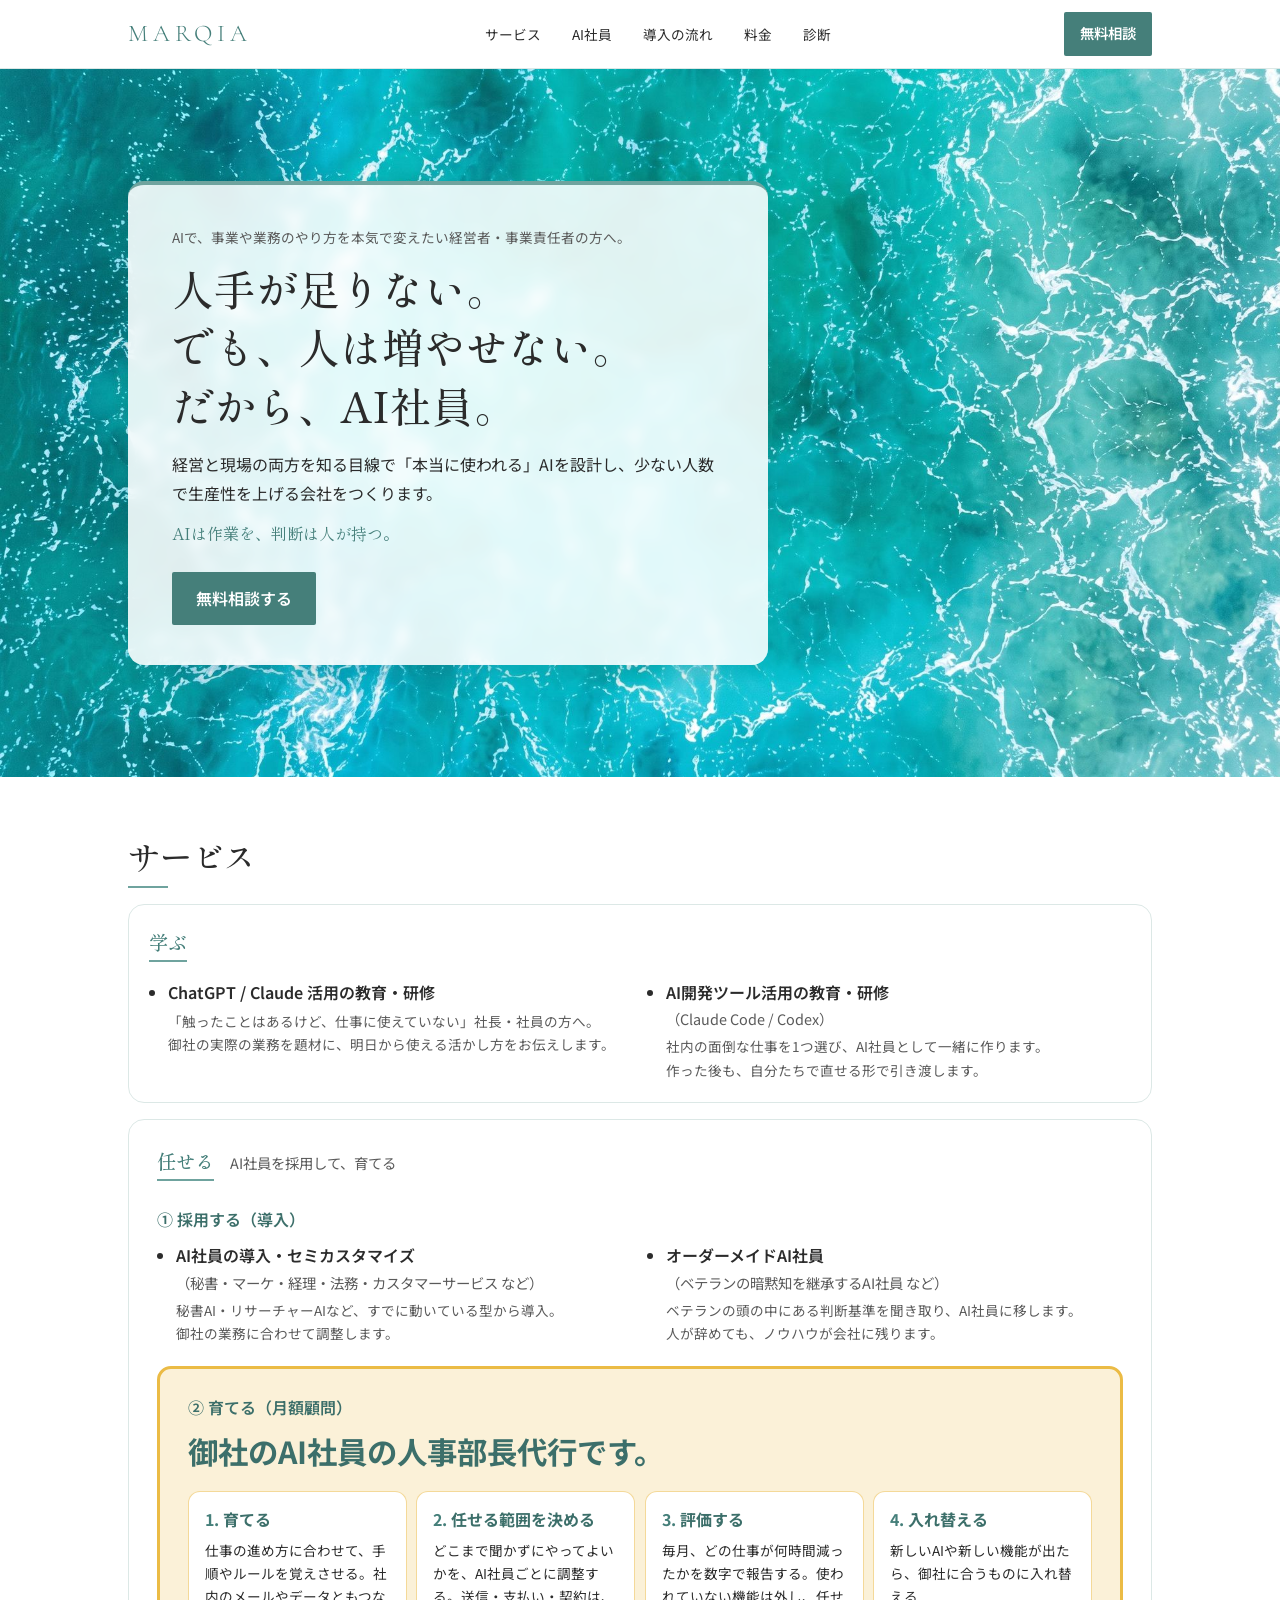
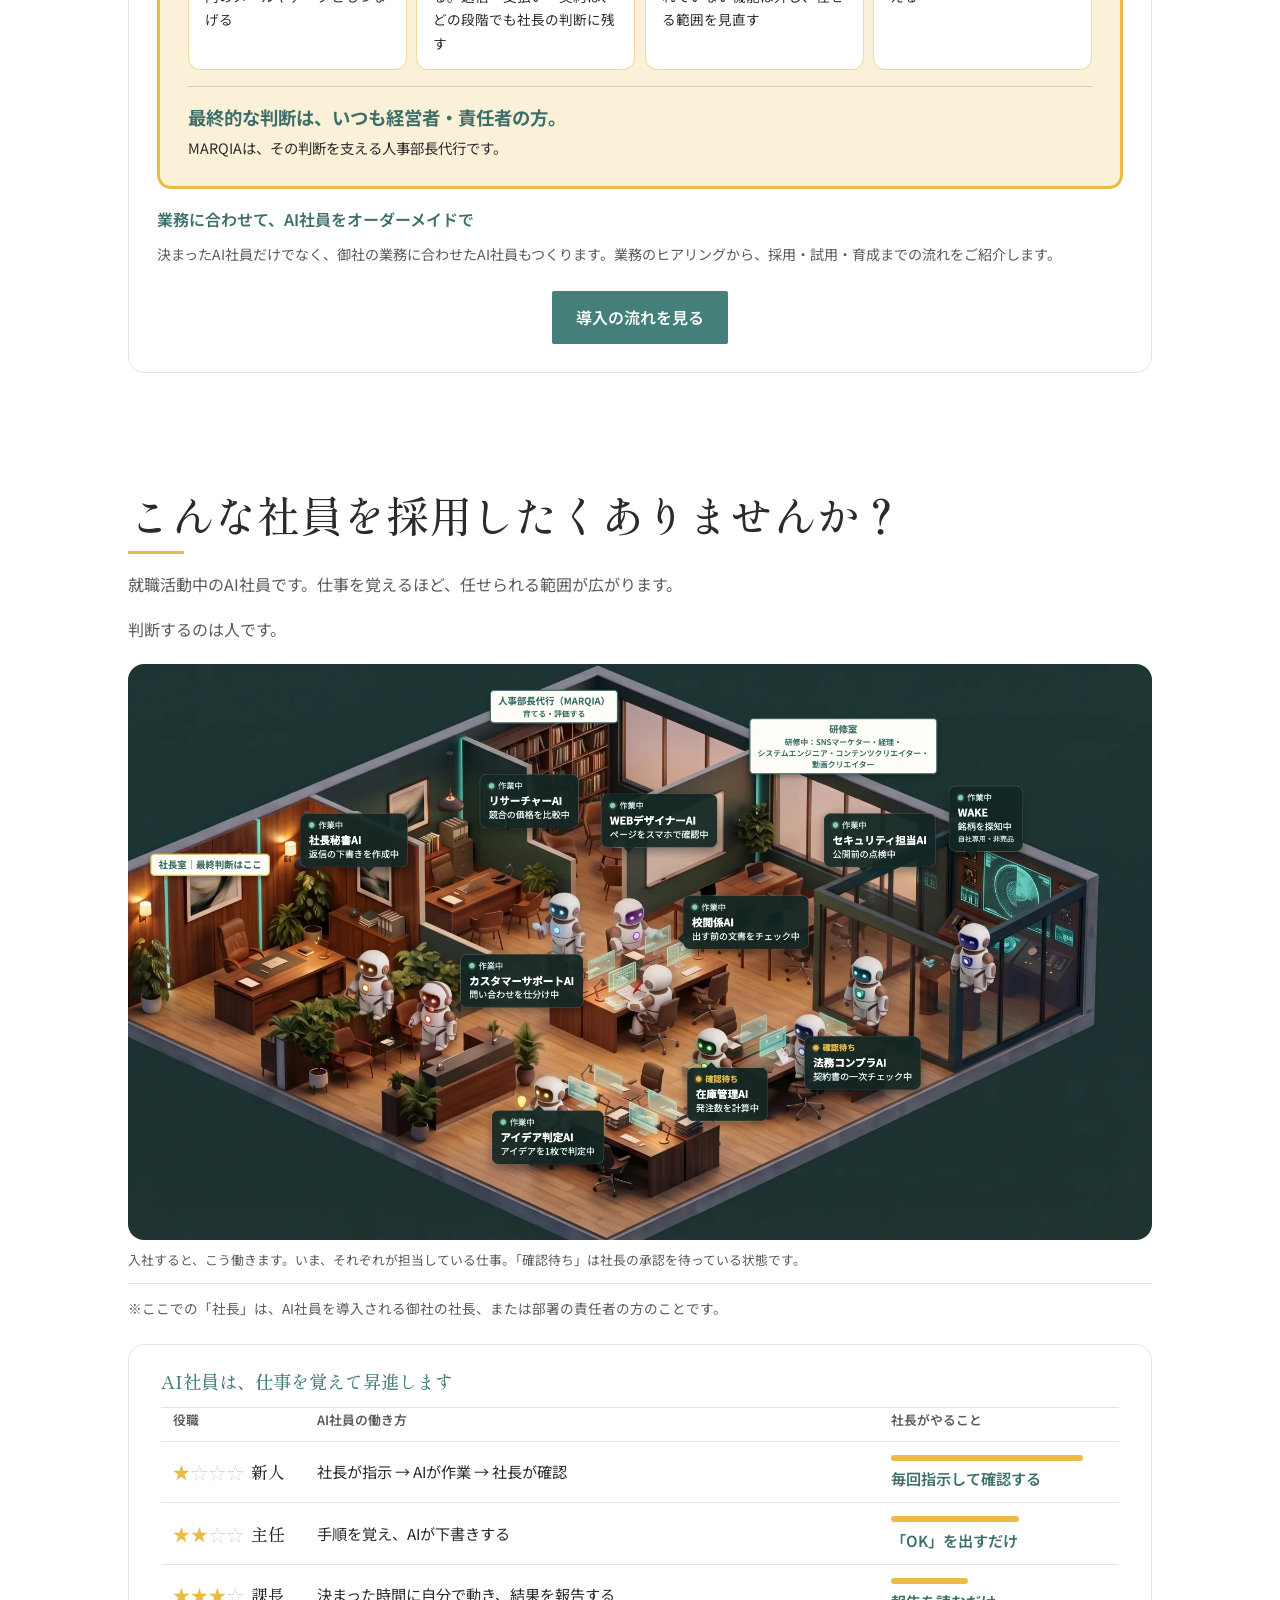
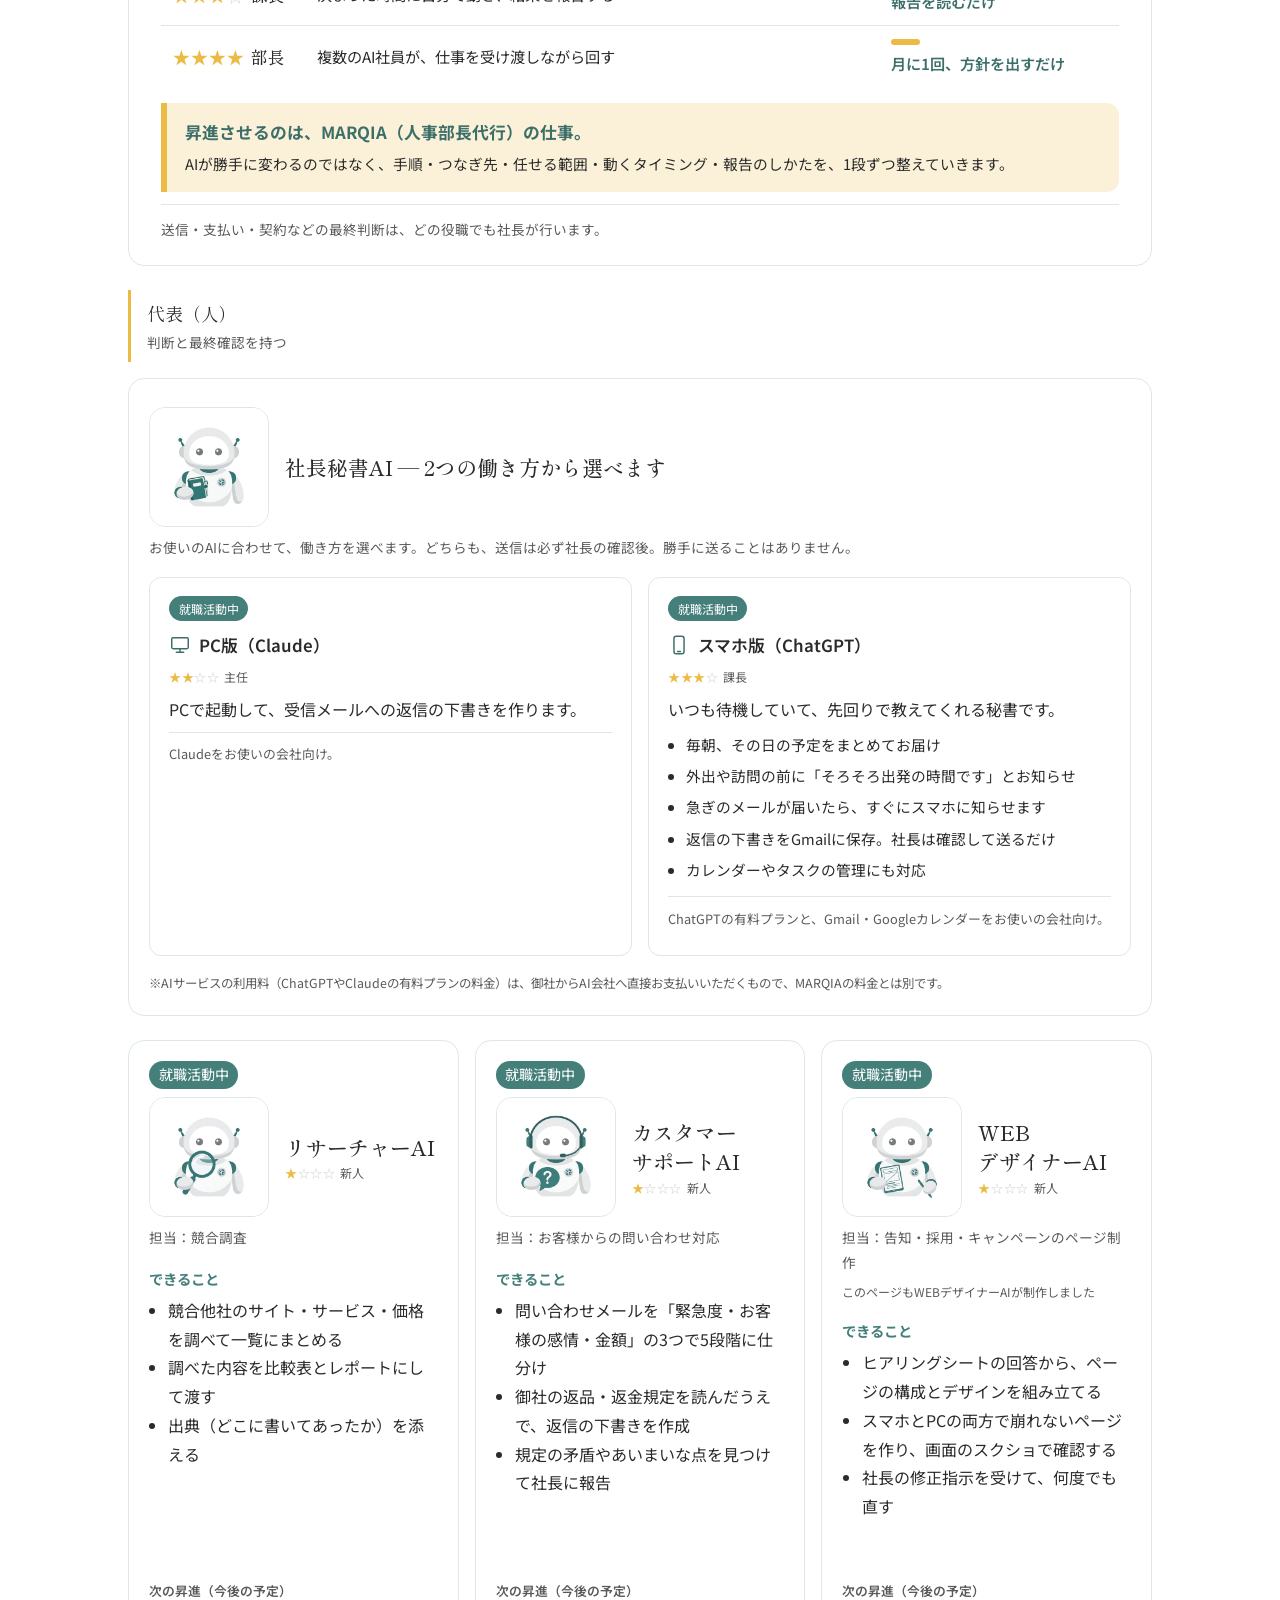
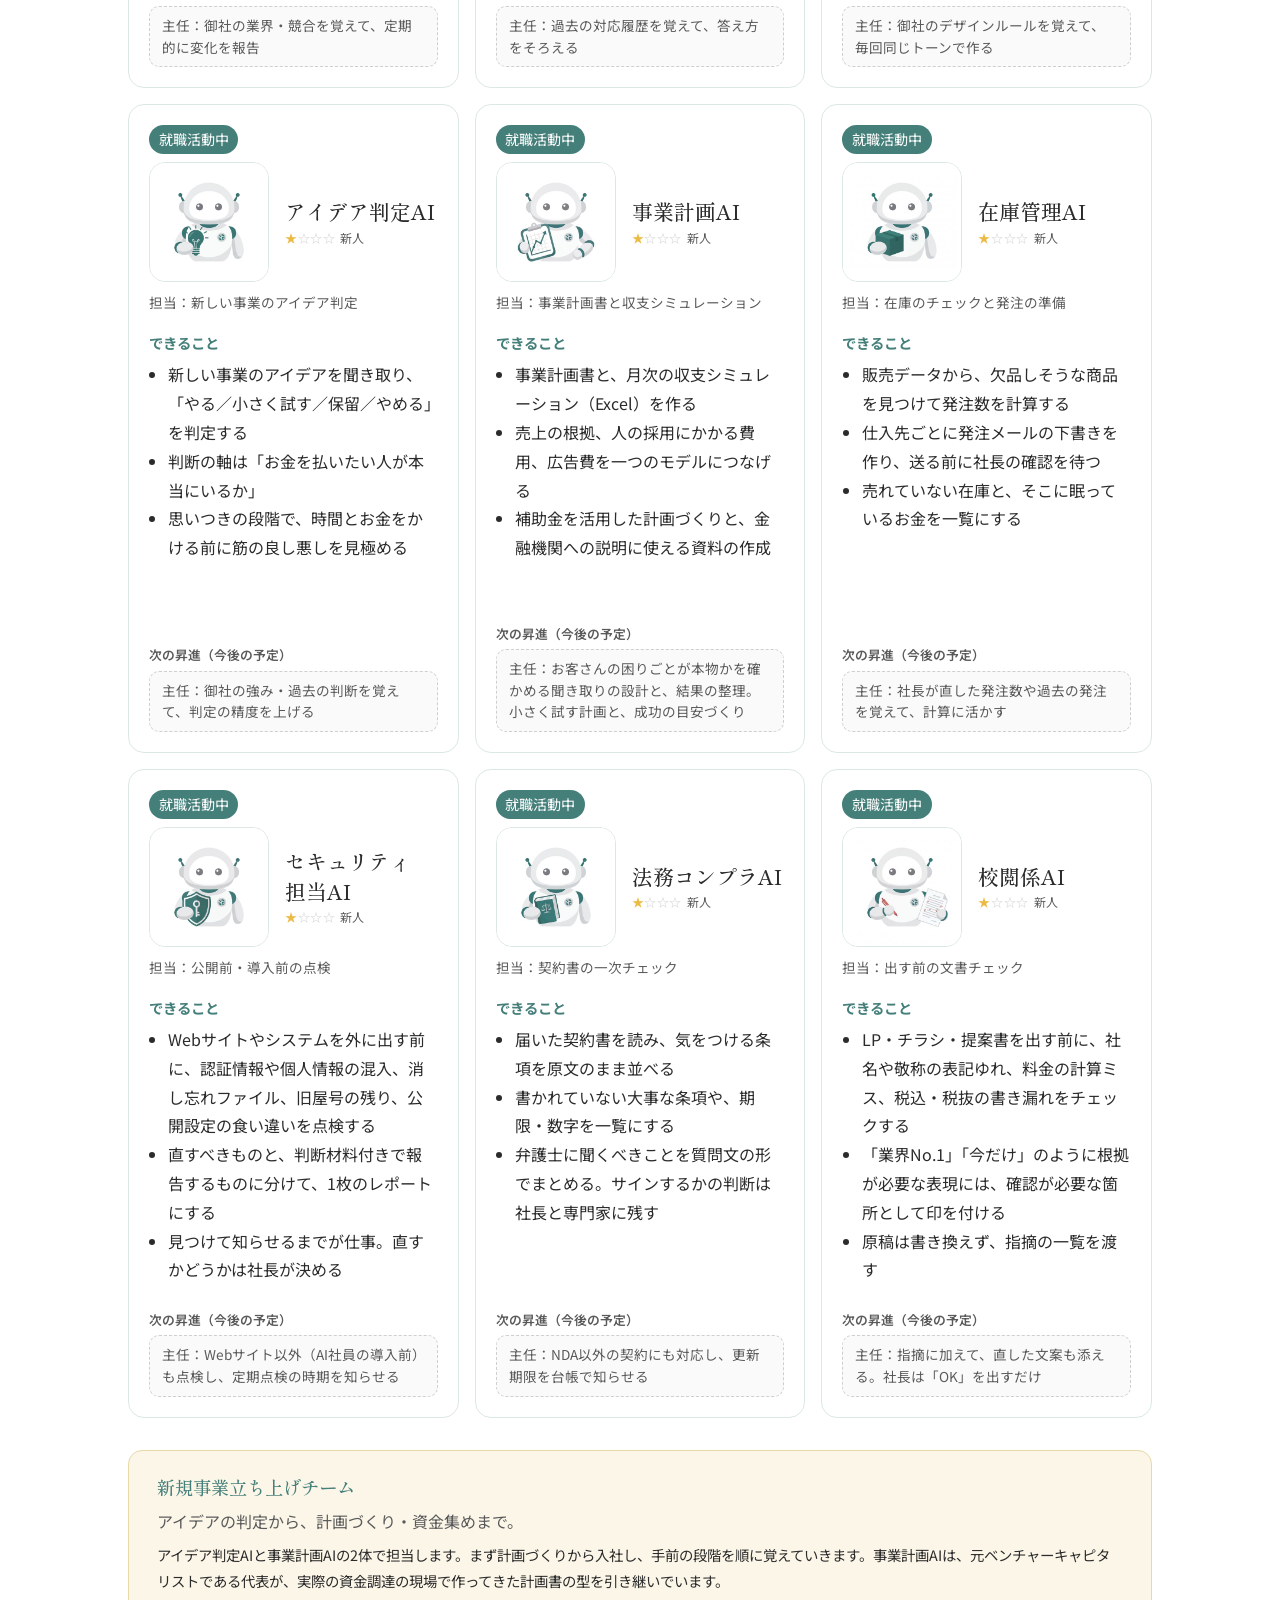
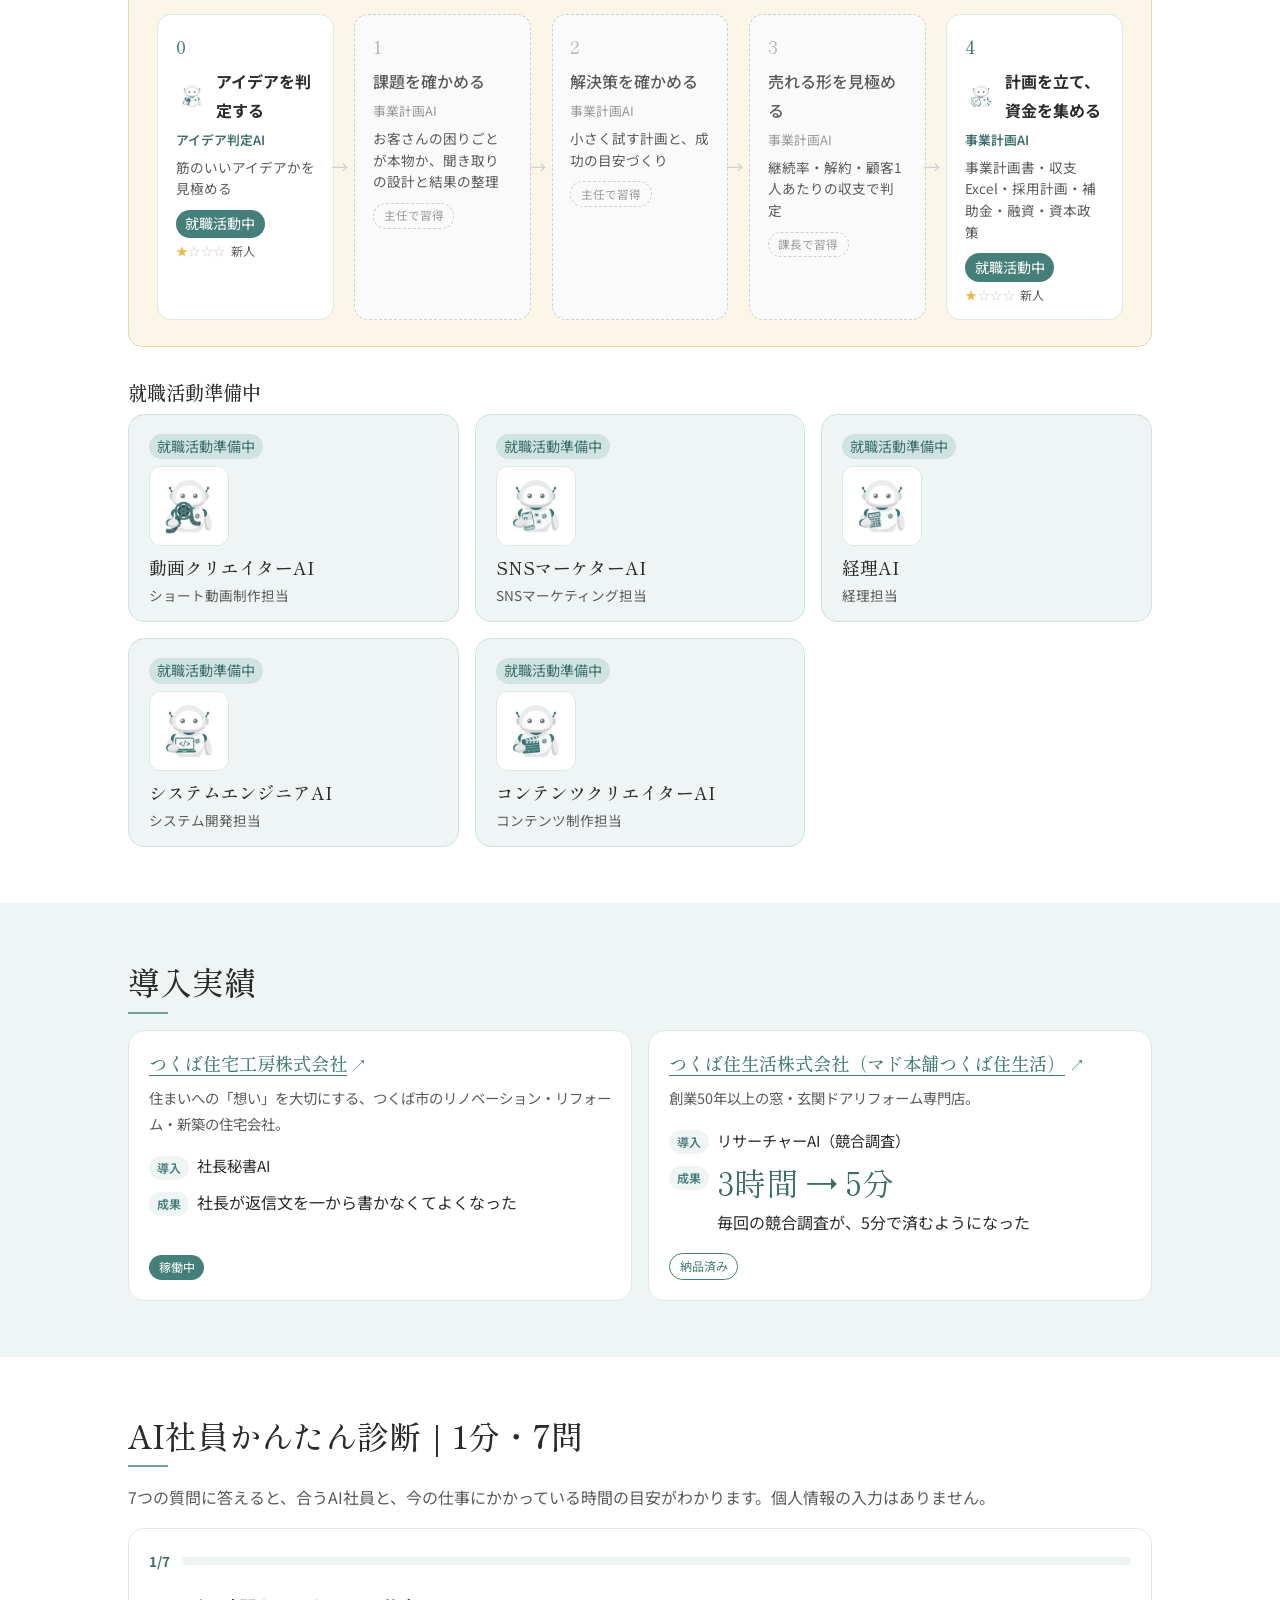
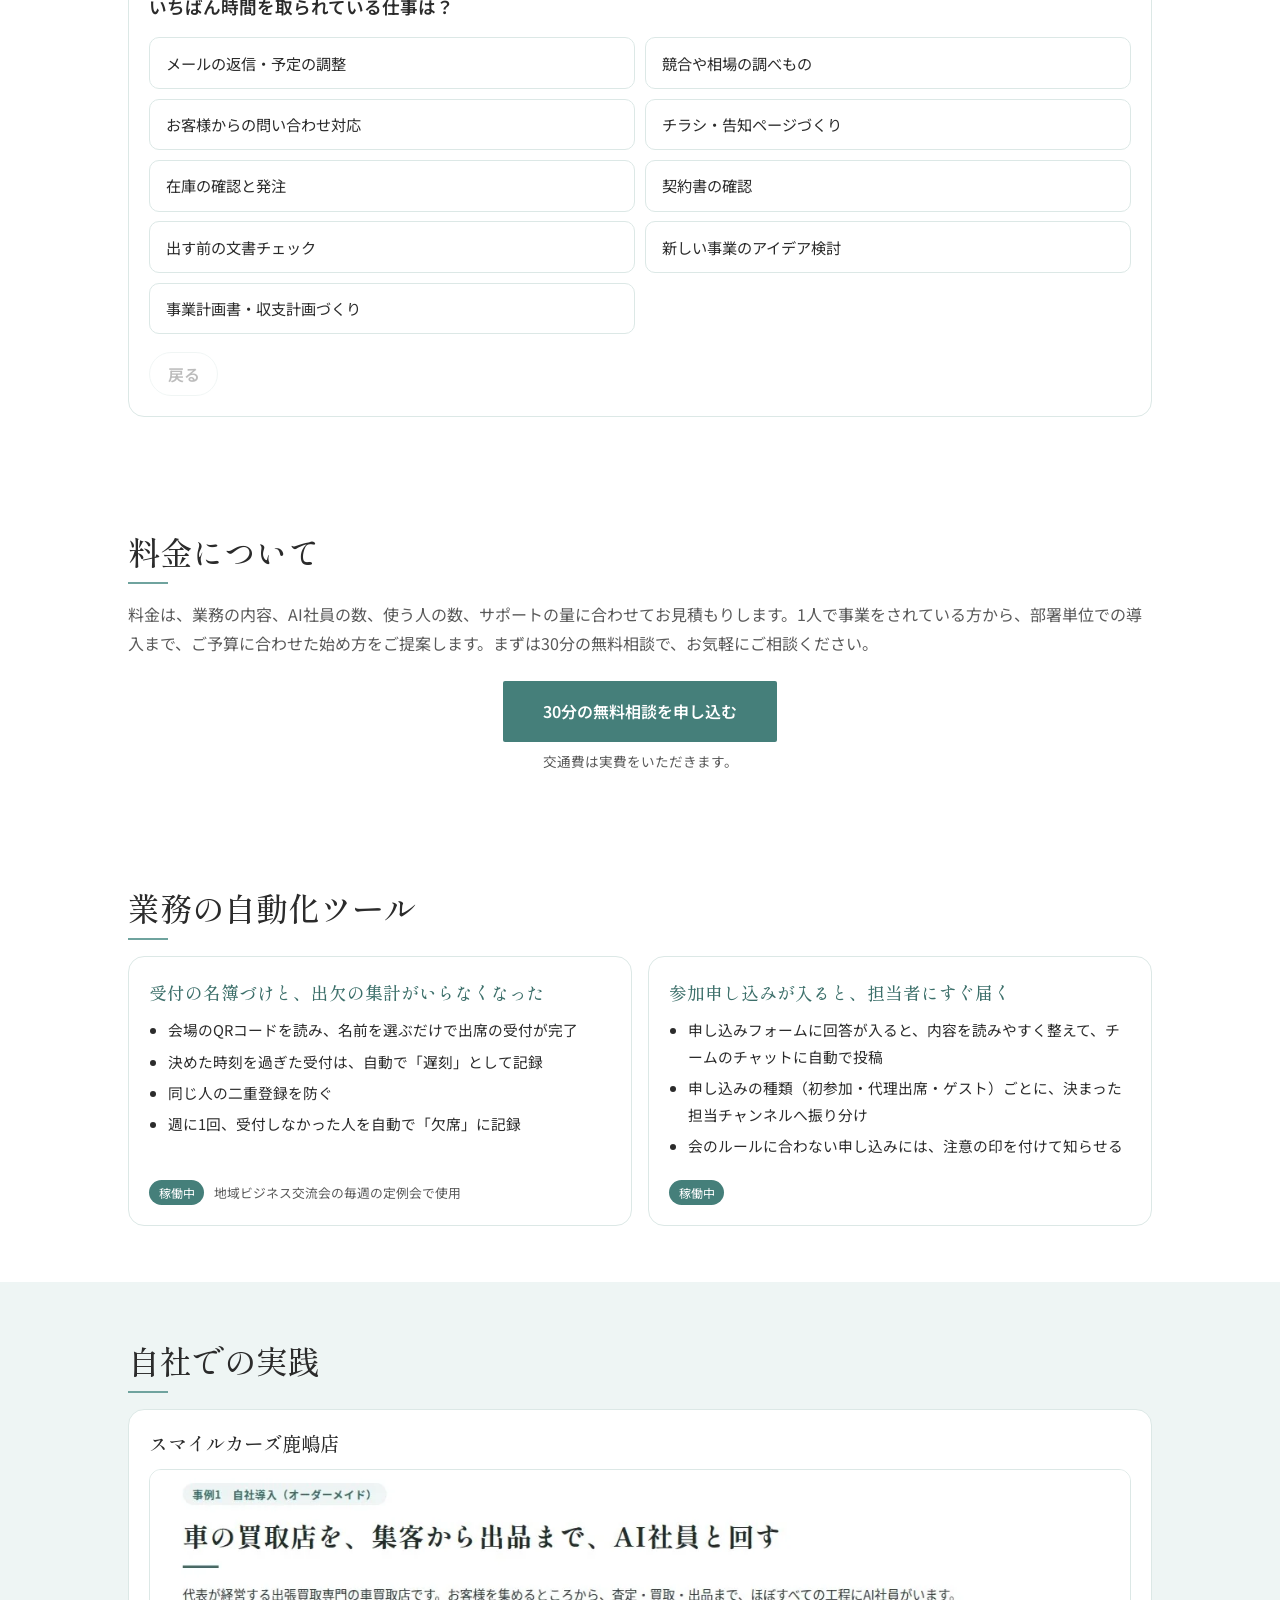
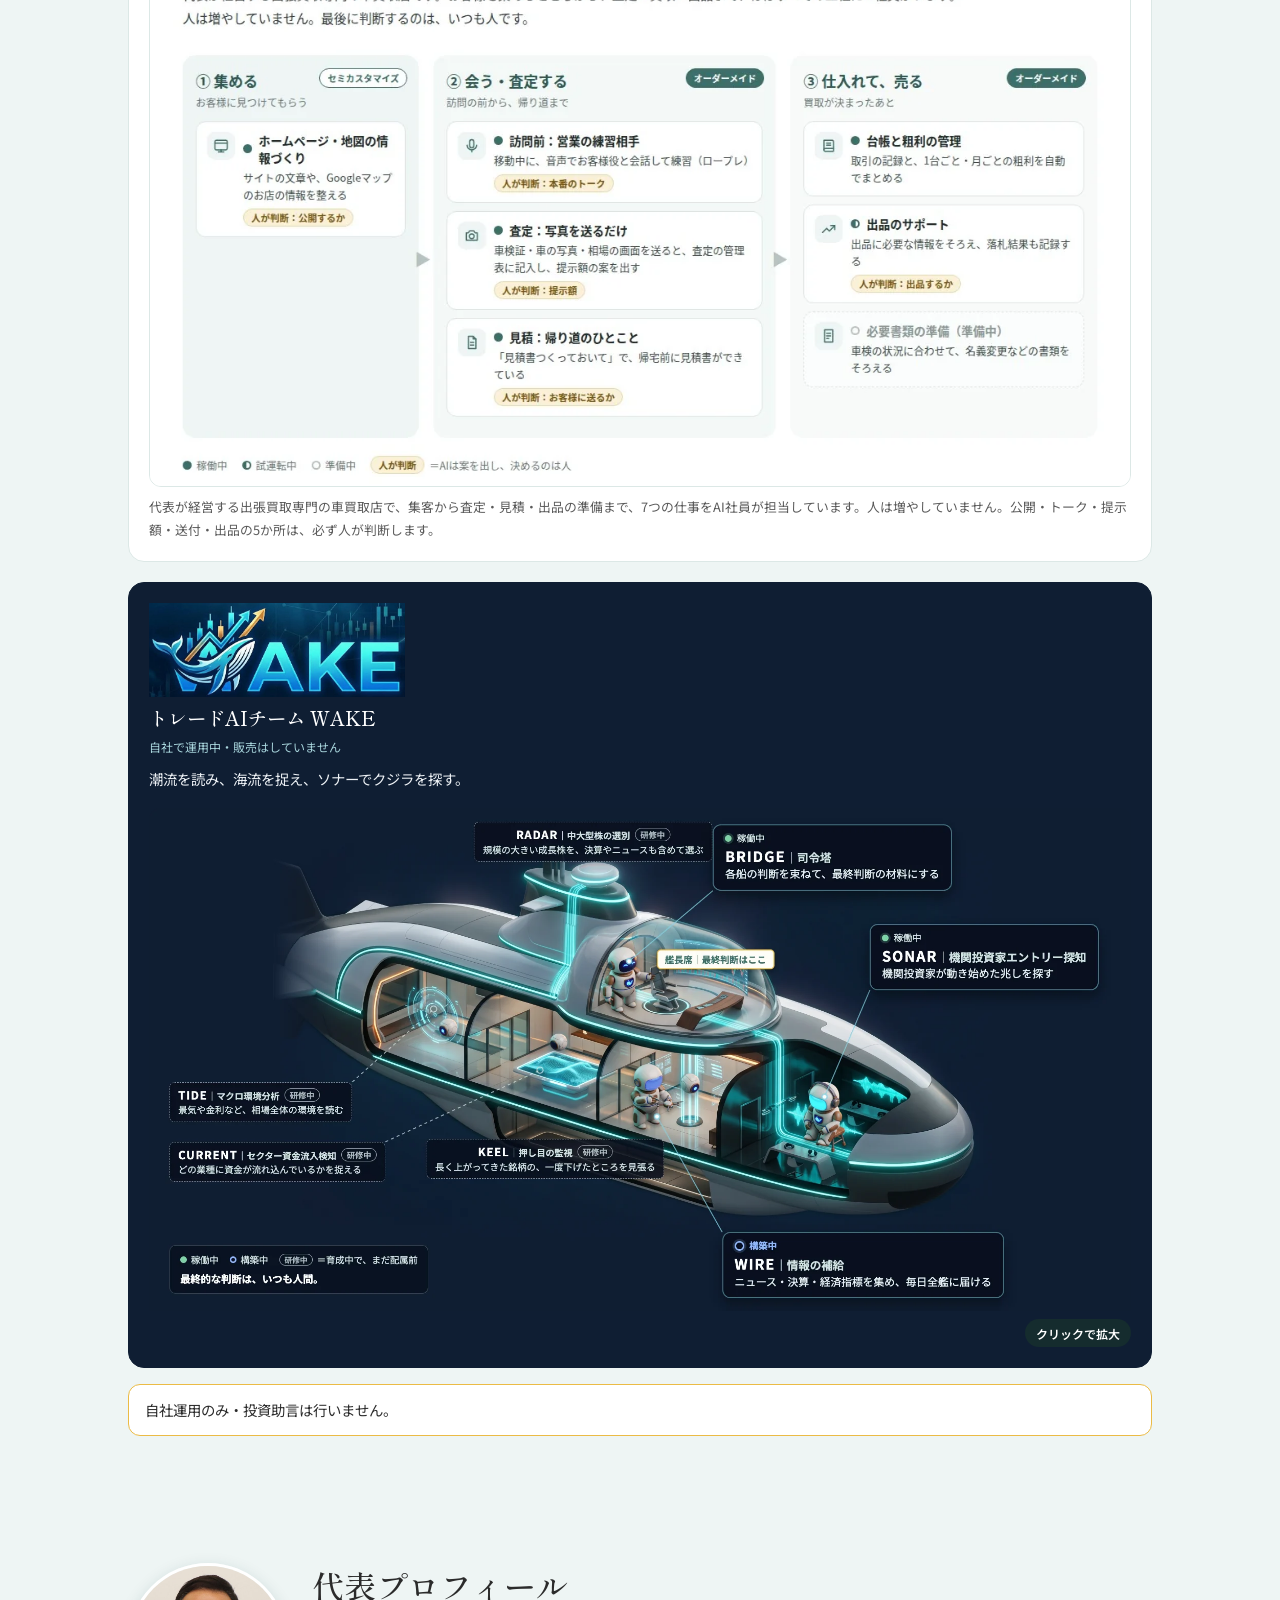
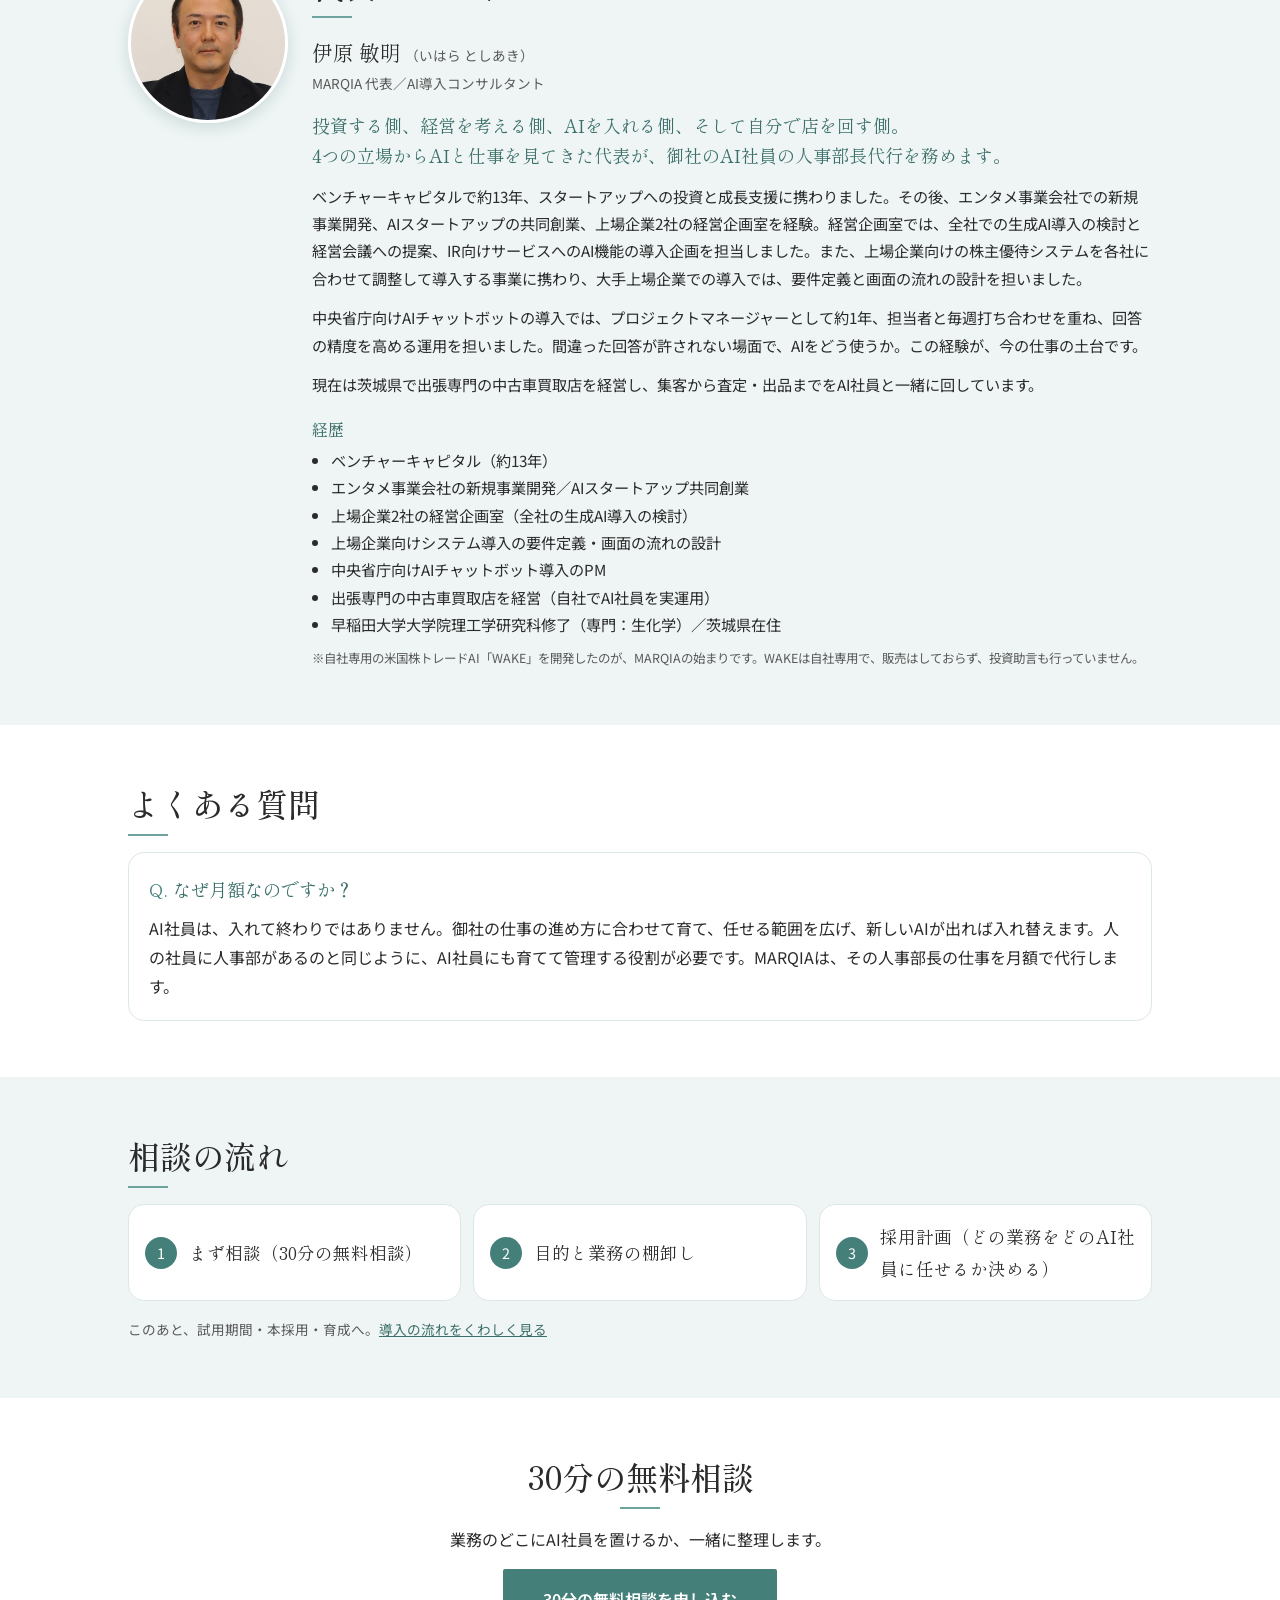
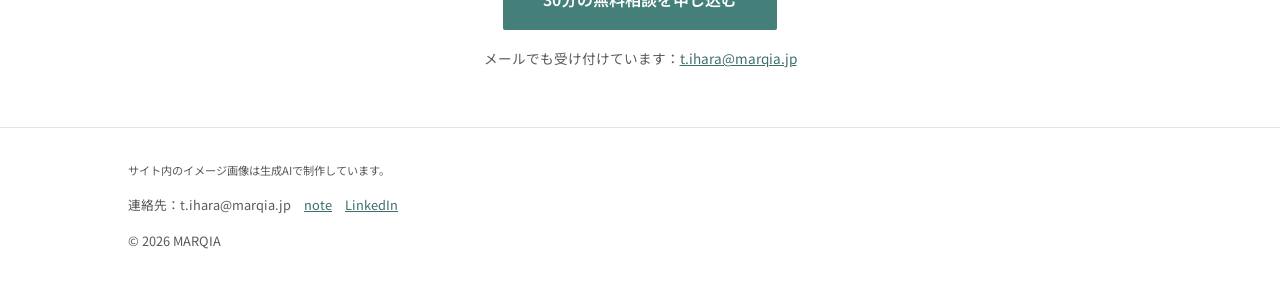
<file: index.html>
<!DOCTYPE html>
<html lang="ja">
<head>
  <meta charset="UTF-8" />
  <meta name="viewport" content="width=device-width, initial-scale=1.0" />
  <title>人手が足りない。でも、人は増やせない。だから、AI社員。 | MARQIA</title>
  <meta name="description" content="MARQIAは、御社のAI社員の人事部長代行です。秘書・経理・マーケなどのAI社員を採用し、毎月育てて、任せる範囲を広げていきます。最終的な判断は、いつも経営者・責任者の方に。まずは30分の無料相談から。" />
  <link rel="canonical" href="https://marqia.jp/" />

  <meta property="og:title" content="人手が足りない。でも、人は増やせない。だから、AI社員。 | MARQIA" />
  <meta property="og:description" content="MARQIAは、御社のAI社員の人事部長代行です。秘書・経理・マーケなどのAI社員を採用し、毎月育てて、任せる範囲を広げていきます。最終的な判断は、いつも経営者・責任者の方に。まずは30分の無料相談から。" />
  <meta property="og:url" content="https://marqia.jp/" />
  <meta property="og:type" content="website" />
  <meta property="og:image" content="https://marqia.jp/assets/images/hero-sea.jpg" />

  <link rel="preconnect" href="https://fonts.googleapis.com" />
  <link rel="preconnect" href="https://fonts.gstatic.com" crossorigin />
  <link href="https://fonts.googleapis.com/css2?family=Cormorant+Garamond:wght@300&family=Noto+Sans+JP:wght@400;600;700&family=Shippori+Mincho:wght@400;500&display=swap" rel="stylesheet" />
  <!-- 更新したら v= を変える（ブラウザに古いCSSが残るのを防ぐ） -->
  <link rel="stylesheet" href="styles.css?v=20261028b" />
</head>
<body>
  <header class="site-header">
    <div class="container header-inner">
      <a href="#top" class="logo">MARQIA</a>
      <nav class="site-nav">
        <a href="#service" class="nav-link">サービス</a>
        <a href="#org" class="nav-link">AI社員</a>
        <a href="flow/" class="nav-link">導入の流れ</a>
        <a href="#price" class="nav-link">料金</a>
        <a href="#diagnosis" class="nav-link">診断</a>
      </nav>
      <a href="https://forms.gle/1FFbGvzCfn5TM7YZ7" class="btn btn-primary btn-sm" target="_blank" rel="noopener">無料相談</a>
    </div>
  </header>

  <main id="top">
    <!-- ① ヒーロー -->
    <section class="hero">
      <img class="hero-img" src="assets/images/hero-sea.jpg" alt="" width="2000" height="1116" />
      <div class="container hero-text">
        <div class="hero-card">
        <p class="hero-audience">AIで、事業や業務のやり方を本気で変えたい<span class="nowrap">経営者・事業責任者の方へ。</span></p>
        <h1 class="hero-title"><span>人手が足りない。</span><span>でも、人は増やせない。</span><span>だから、AI社員。</span></h1>
        <p class="sub">経営と現場の両方を知る目線で「本当に使われる」AIを設計し、少ない人数で生産性を上げる会社をつくります。</p>
        <p class="concept">AIは作業を、判断は人が持つ。</p>
        <!-- 申込先：GoogleフォームのURL。ほかの「無料相談」ボタンも同じ href -->
        <a href="https://forms.gle/1FFbGvzCfn5TM7YZ7" class="btn btn-primary" target="_blank" rel="noopener">無料相談する</a>
        </div>
      </div>
    </section>

    <!-- サービス -->
    <section id="service" class="section">
      <div class="container">
        <h2>サービス</h2>
        <div class="grid service-grid">
          <article class="card service-group">
            <h3>学ぶ</h3>
            <ul class="learn-list">
              <li><span class="service-name">ChatGPT&nbsp;/ Claude&nbsp;活用の教育・<wbr />研修</span><p class="service-desc">「触ったことはあるけど、仕事に使えていない」社長・社員の方へ。<br />御社の実際の業務を題材に、明日から使える活かし方をお伝えします。</p></li>
              <li><span class="service-name">AI開発ツール活用の教育・<wbr />研修<span class="service-sub">（Claude&nbsp;Code / Codex）</span></span><p class="service-desc">社内の面倒な仕事を1つ選び、AI社員として一緒に作ります。<br />作った後も、自分たちで直せる形で引き渡します。</p></li>
            </ul>
          </article>
          <article class="card service-group service-entrust">
            <div class="service-head"><h3>任せる</h3><p class="service-tagline">AI社員を採用して、育てる</p></div>

            <section class="entrust-step">
              <h4 class="step-label">① 採用する（導入）</h4>
              <ul class="hire-types">
                <li><span class="service-name">AI社員の導入・<wbr />セミカスタマイズ<span class="service-sub">（秘書・<wbr />マーケ・<wbr />経理・<wbr />法務・<wbr />カスタマーサービス など）</span></span><p class="service-desc">秘書AI・リサーチャーAIなど、すでに動いている型から導入。<br />御社の業務に合わせて調整します。</p></li>
                <li><span class="service-name">オーダーメイドAI社員<span class="service-sub">（ベテランの暗黙知を継承するAI社員 など）</span></span><p class="service-desc">ベテランの頭の中にある判断基準を聞き取り、AI社員に移します。<br />人が辞めても、ノウハウが会社に残ります。</p></li>
              </ul>
            </section>

            <section class="entrust-step entrust-grow">
              <p class="step-label">② 育てる（月額顧問）</p>
              <h4 class="grow-title">御社のAI社員の<wbr />人事部長代行です。</h4>
              <ol class="hr-duties">
                <li><strong>育てる</strong><span>仕事の進め方に合わせて、手順やルールを覚えさせる。社内のメールやデータともつなげる</span></li>
                <li><strong>任せる範囲を決める</strong><span>どこまで聞かずにやってよいかを、AI社員ごとに調整する。送信・支払い・契約は、どの段階でも社長の判断に残す</span></li>
                <li><strong>評価する</strong><span>毎月、どの仕事が何時間減ったかを数字で報告する。使われていない機能は外し、任せる範囲を見直す</span></li>
                <li><strong>入れ替える</strong><span>新しいAIや新しい機能が出たら、御社に合うものに入れ替える</span></li>
              </ol>
              <p class="final-say"><strong>最終的な判断は、いつも経営者・責任者の方。</strong><span>MARQIAは、その判断を支える人事部長代行です。</span></p>
            </section>

            <section class="entrust-step">
              <h4 class="step-label">業務に合わせて、AI社員をオーダーメイドで</h4>
              <p class="price-desc">決まったAI社員だけでなく、御社の業務に合わせたAI社員もつくります。業務のヒアリングから、採用・試用・育成までの流れをご紹介します。</p>
              <p class="price-cta"><a href="flow/" class="btn btn-primary">導入の流れを見る</a></p>
            </section>
          </article>
        </div>
      </div>
    </section>

    <!-- ② 就職活動中のAI社員（旧：AI社員の組織図） -->
    <section id="org" class="section">
      <div class="container">
        <h2 class="headline-lg">こんな社員を採用したくありませんか？</h2>
        <p class="lead">就職活動中のAI社員です。仕事を覚えるほど、任せられる範囲が広がります。</p>
        <p class="lead">判断するのは人です。</p>
        <figure class="office">
          <!-- タップで拡大（JSが動かないときはPNGを直接開く） -->
          <a class="office-zoom" href="assets/images/office/office_lp.png?v=20261021" data-dialog="office-dialog" aria-label="AI社員のオフィスの画像を拡大する">
            <picture>
              <source srcset="assets/images/office/office_lp.webp?v=20261021" type="image/webp" />
              <img src="assets/images/office/office_lp.png?v=20261021" alt="AI社員のオフィスのイラスト。社長秘書AI、リサーチャーAI、カスタマーサポートAI、WEBデザイナーAI、校閲係AI、アイデア判定AI、在庫管理AI、セキュリティ担当AI、法務コンプラAI、WAKEが、それぞれの席で仕事をしている。在庫管理AIと法務コンプラAIは社長の確認待ち。社長室には「最終判断はここ」の札がある。" width="1920" height="1080" loading="lazy" />
            </picture>
            <span class="zoom-hint" aria-hidden="true">タップで拡大</span>
          </a>
          <figcaption>入社すると、こう働きます。いま、それぞれが担当している仕事。「確認待ち」は社長の承認を待っている状態です。</figcaption>
        </figure>
        <dialog class="office-dialog" id="office-dialog" aria-label="AI社員のオフィス（拡大）">
          <div class="office-dialog-bar"><span class="scroll-hint">左右にスクロールできます</span><button type="button" class="office-close">閉じる</button></div>
          <div class="office-scroll">
            <picture>
              <source srcset="assets/images/office/office_lp.webp?v=20261021" type="image/webp" />
              <img src="assets/images/office/office_lp.png?v=20261021" alt="" width="1920" height="1080" loading="lazy" />
            </picture>
          </div>
        </dialog>
        <p class="rank-final">※ここでの「社長」は、AI社員を導入される御社の社長、または部署の責任者の方のことです。</p>

        <div class="rank-def">
          <h3>AI社員は、仕事を覚えて昇進します</h3>
          <table class="rank-table">
            <thead><tr><th scope="col">役職</th><th scope="col">AI社員の働き方</th><th scope="col">社長がやること</th></tr></thead>
            <tbody>
              <tr><th scope="row"><span class="stars" aria-hidden="true">★<span class="off">☆☆☆</span></span>新人</th><td data-label="AI社員の働き方">社長が指示 → AIが作業 → 社長が確認</td><td class="boss" data-label="社長がやること"><span class="load load-4" aria-hidden="true"></span>毎回指示して確認する</td></tr>
              <tr><th scope="row"><span class="stars" aria-hidden="true">★★<span class="off">☆☆</span></span>主任</th><td data-label="AI社員の働き方">手順を覚え、AIが下書きする</td><td class="boss" data-label="社長がやること"><span class="load load-3" aria-hidden="true"></span>「OK」を出すだけ</td></tr>
              <tr><th scope="row"><span class="stars" aria-hidden="true">★★★<span class="off">☆</span></span>課長</th><td data-label="AI社員の働き方">決まった時間に自分で動き、結果を報告する</td><td class="boss" data-label="社長がやること"><span class="load load-2" aria-hidden="true"></span>報告を読むだけ</td></tr>
              <tr><th scope="row"><span class="stars" aria-hidden="true">★★★★</span>部長</th><td data-label="AI社員の働き方">複数のAI社員が、仕事を受け渡しながら回す</td><td class="boss" data-label="社長がやること"><span class="load load-1" aria-hidden="true"></span>月に1回、方針を出すだけ</td></tr>
            </tbody>
          </table>
          <p class="rank-promote"><strong>昇進させるのは、MARQIA（人事部長代行）の仕事。</strong>AIが勝手に変わるのではなく、手順・つなぎ先・任せる範囲・動くタイミング・報告のしかたを、1段ずつ整えていきます。</p>
          <p class="rank-final">送信・支払い・契約などの最終判断は、どの役職でも社長が行います。</p>
        </div>

        <div class="org-head">代表（人）<span>判断と最終確認を持つ</span></div>

        <article class="card staff-secretary">
          <div class="staff-head"><img class="staff-icon" src="assets/icons/secretary.jpg" alt="" width="400" height="400" loading="lazy" /><div class="staff-name"><h3>社長秘書AI ― 2つの働き方から選べます</h3></div></div>
          <p class="staff-role">お使いのAIに合わせて、働き方を選べます。どちらも、送信は必ず社長の確認後。勝手に送ることはありません。</p>
          <div class="secretary-modes">
            <article class="secretary-mode">
              <p class="status status-joined">就職活動中</p>
              <p class="mode-head"><svg class="mode-icon" viewBox="0 0 24 24" aria-hidden="true" focusable="false"><rect x="3" y="4" width="18" height="12" rx="1.5"></rect><line x1="8" y1="20" x2="16" y2="20"></line><line x1="12" y1="16" x2="12" y2="20"></line></svg>PC版（Claude）</p>
              <p class="rank-badge"><span class="stars" aria-hidden="true">★★<span class="off">☆☆</span></span>主任</p>
              <p>PCで起動して、受信メールへの返信の下書きを作ります。</p>
              <p class="mode-note">Claudeをお使いの会社向け。</p>
            </article>
            <article class="secretary-mode">
              <p class="status status-joined">就職活動中</p>
              <p class="mode-head"><svg class="mode-icon" viewBox="0 0 24 24" aria-hidden="true" focusable="false"><rect x="6.5" y="2.5" width="11" height="19" rx="2.5"></rect><line x1="10.5" y1="19" x2="13.5" y2="19"></line></svg>スマホ版（ChatGPT）</p>
              <p class="rank-badge"><span class="stars" aria-hidden="true">★★★<span class="off">☆</span></span>課長</p>
              <p>いつも待機していて、先回りで教えてくれる秘書です。</p>
              <ul>
                <li>毎朝、その日の予定をまとめてお届け</li>
                <li>外出や訪問の前に「そろそろ出発の時間です」とお知らせ</li>
                <li>急ぎのメールが届いたら、すぐにスマホに知らせます</li>
                <li>返信の下書きをGmailに保存。社長は確認して送るだけ</li>
                <li>カレンダーやタスクの管理にも対応</li>
              </ul>
              <p class="mode-note">ChatGPTの有料プランと、Gmail・Googleカレンダーをお使いの会社向け。</p>
            </article>
          </div>
          <p class="secretary-fee-note">※AIサービスの利用料（ChatGPTやClaudeの有料プランの料金）は、御社からAI会社へ直接お支払いいただくもので、MARQIAの料金とは別です。</p>
        </article>

        <div class="grid grid-joined">
          <article class="card staff">
            <p class="status status-joined">就職活動中</p>
            <div class="staff-head"><img class="staff-icon" src="assets/icons/researcher.jpg" alt="" width="400" height="400" loading="lazy" /><div class="staff-name"><h3>リサーチャーAI</h3><p class="rank-badge"><span class="stars" aria-hidden="true">★<span class="off">☆☆☆</span></span>新人</p></div></div>
            <p class="staff-role">担当：競合調査</p>
            <h4>できること</h4>
            <ul>
              <li>競合他社のサイト・サービス・価格を調べて一覧にまとめる</li>
              <li>調べた内容を比較表とレポートにして渡す</li>
              <li>出典（どこに書いてあったか）を添える</li>
            </ul>
            <div class="next-rank">
              <h4>次の昇進（今後の予定）</h4>
              <p>主任：御社の業界・競合を覚えて、定期的に変化を報告</p>
            </div>
          </article>

          <article class="card staff">
            <p class="status status-joined">就職活動中</p>
            <div class="staff-head"><img class="staff-icon" src="assets/icons/customer-support.jpg" alt="" width="400" height="400" loading="lazy" /><div class="staff-name"><h3>カスタマー<wbr />サポートAI</h3><p class="rank-badge"><span class="stars" aria-hidden="true">★<span class="off">☆☆☆</span></span>新人</p></div></div>
            <p class="staff-role">担当：お客様からの問い合わせ対応</p>
            <h4>できること</h4>
            <ul>
              <li>問い合わせメールを「緊急度・お客様の感情・金額」の3つで5段階に仕分け</li>
              <li>御社の返品・返金規定を読んだうえで、返信の下書きを作成</li>
              <li>規定の矛盾やあいまいな点を見つけて社長に報告</li>
            </ul>
            <div class="next-rank">
              <h4>次の昇進（今後の予定）</h4>
              <p>主任：過去の対応履歴を覚えて、答え方をそろえる</p>
            </div>
          </article>

          <article class="card staff">
            <p class="status status-joined">就職活動中</p>
            <div class="staff-head"><img class="staff-icon" src="assets/icons/web-designer.jpg" alt="" width="400" height="400" loading="lazy" /><div class="staff-name"><h3>WEB<wbr />デザイナーAI</h3><p class="rank-badge"><span class="stars" aria-hidden="true">★<span class="off">☆☆☆</span></span>新人</p></div></div>
            <p class="staff-role">担当：告知・採用・キャンペーンのページ制作</p>
            <p class="staff-note">このページもWEBデザイナーAIが制作しました</p>
            <h4>できること</h4>
            <ul>
              <li>ヒアリングシートの回答から、ページの構成とデザインを組み立てる</li>
              <li>スマホとPCの両方で崩れないページを作り、画面のスクショで確認する</li>
              <li>社長の修正指示を受けて、何度でも直す</li>
            </ul>
            <div class="next-rank">
              <h4>次の昇進（今後の予定）</h4>
              <p>主任：御社のデザインルールを覚えて、毎回同じトーンで作る</p>
            </div>
          </article>

          <article class="card staff">
            <p class="status status-joined">就職活動中</p>
            <div class="staff-head"><img class="staff-icon" src="assets/icons/new-business.jpg" alt="" width="400" height="400" loading="lazy" /><div class="staff-name"><h3>アイデア判定AI</h3><p class="rank-badge"><span class="stars" aria-hidden="true">★<span class="off">☆☆☆</span></span>新人</p></div></div>
            <p class="staff-role">担当：新しい事業のアイデア判定</p>
            <h4>できること</h4>
            <ul>
              <li>新しい事業のアイデアを聞き取り、「やる／小さく試す／保留／やめる」を判定する</li>
              <li>判断の軸は「お金を払いたい人が本当にいるか」</li>
              <li>思いつきの段階で、時間とお金をかける前に筋の良し悪しを見極める</li>
            </ul>
            <div class="next-rank">
              <h4>次の昇進（今後の予定）</h4>
              <p>主任：御社の強み・過去の判断を覚えて、判定の精度を上げる</p>
            </div>
          </article>

          <article class="card staff">
            <p class="status status-joined">就職活動中</p>
            <div class="staff-head"><img class="staff-icon" src="assets/icons/business-plan.jpg" alt="" width="400" height="400" loading="lazy" /><div class="staff-name"><h3>事業計画AI</h3><p class="rank-badge"><span class="stars" aria-hidden="true">★<span class="off">☆☆☆</span></span>新人</p></div></div>
            <p class="staff-role">担当：事業計画書と収支シミュレーション</p>
            <h4>できること</h4>
            <ul>
              <li>事業計画書と、月次の収支シミュレーション（Excel）を作る</li>
              <li>売上の根拠、人の採用にかかる費用、広告費を一つのモデルにつなげる</li>
              <li>補助金を活用した計画づくりと、金融機関への説明に使える資料の作成</li>
            </ul>
            <div class="next-rank">
              <h4>次の昇進（今後の予定）</h4>
              <p>主任：お客さんの困りごとが本物かを確かめる聞き取りの設計と、結果の整理。小さく試す計画と、成功の目安づくり</p>
            </div>
          </article>

          <article class="card staff">
            <p class="status status-joined">就職活動中</p>
            <div class="staff-head"><img class="staff-icon" src="assets/icons/inventory.jpg" alt="" width="400" height="400" loading="lazy" /><div class="staff-name"><h3>在庫管理AI</h3><p class="rank-badge"><span class="stars" aria-hidden="true">★<span class="off">☆☆☆</span></span>新人</p></div></div>
            <p class="staff-role">担当：在庫のチェックと発注の準備</p>
            <h4>できること</h4>
            <ul>
              <li>販売データから、欠品しそうな商品を見つけて発注数を計算する</li>
              <li>仕入先ごとに発注メールの下書きを作り、送る前に社長の確認を待つ</li>
              <li>売れていない在庫と、そこに眠っているお金を一覧にする</li>
            </ul>
            <div class="next-rank">
              <h4>次の昇進（今後の予定）</h4>
              <p>主任：社長が直した発注数や過去の発注を覚えて、計算に活かす</p>
            </div>
          </article>

          <article class="card staff">
            <p class="status status-joined">就職活動中</p>
            <div class="staff-head"><img class="staff-icon" src="assets/icons/security.jpg" alt="" width="400" height="400" loading="lazy" /><div class="staff-name"><h3>セキュリティ<wbr />担当AI</h3><p class="rank-badge"><span class="stars" aria-hidden="true">★<span class="off">☆☆☆</span></span>新人</p></div></div>
            <p class="staff-role">担当：公開前・導入前の点検</p>
            <h4>できること</h4>
            <ul>
              <li>Webサイトやシステムを外に出す前に、認証情報や個人情報の混入、消し忘れファイル、旧屋号の残り、公開設定の食い違いを点検する</li>
              <li>直すべきものと、判断材料付きで報告するものに分けて、1枚のレポートにする</li>
              <li>見つけて知らせるまでが仕事。直すかどうかは社長が決める</li>
            </ul>
            <div class="next-rank">
              <h4>次の昇進（今後の予定）</h4>
              <p>主任：Webサイト以外（AI社員の導入前）も点検し、定期点検の時期を知らせる</p>
            </div>
          </article>

          <article class="card staff">
            <p class="status status-joined">就職活動中</p>
            <div class="staff-head"><img class="staff-icon" src="assets/icons/legal.jpg" alt="" width="400" height="400" loading="lazy" /><div class="staff-name"><h3>法務<wbr />コンプラAI</h3><p class="rank-badge"><span class="stars" aria-hidden="true">★<span class="off">☆☆☆</span></span>新人</p></div></div>
            <p class="staff-role">担当：契約書の一次チェック</p>
            <h4>できること</h4>
            <ul>
              <li>届いた契約書を読み、気をつける条項を原文のまま並べる</li>
              <li>書かれていない大事な条項や、期限・数字を一覧にする</li>
              <li>弁護士に聞くべきことを質問文の形でまとめる。サインするかの判断は社長と専門家に残す</li>
            </ul>
            <div class="next-rank">
              <h4>次の昇進（今後の予定）</h4>
              <p>主任：NDA以外の契約にも対応し、更新期限を台帳で知らせる</p>
            </div>
          </article>

          <article class="card staff">
            <p class="status status-joined">就職活動中</p>
            <!-- アイコンはトッシーがNano Bananaで作成・提供予定。届いたら assets/icons/proofreader.jpg（400×400）に配置 -->
            <div class="staff-head"><img class="staff-icon" src="assets/icons/proofreader.jpg" alt="" width="400" height="400" loading="lazy" /><div class="staff-name"><h3>校閲係AI</h3><p class="rank-badge"><span class="stars" aria-hidden="true">★<span class="off">☆☆☆</span></span>新人</p></div></div>
            <p class="staff-role">担当：出す前の文書チェック</p>
            <h4>できること</h4>
            <ul>
              <li>LP・チラシ・提案書を出す前に、社名や敬称の表記ゆれ、料金の計算ミス、税込・税抜の書き漏れをチェックする</li>
              <li>「業界No.1」「今だけ」のように根拠が必要な表現には、確認が必要な箇所として印を付ける</li>
              <li>原稿は書き換えず、指摘の一覧を渡す</li>
            </ul>
            <div class="next-rank">
              <h4>次の昇進（今後の予定）</h4>
              <p>主任：指摘に加えて、直した文案も添える。社長は「OK」を出すだけ</p>
            </div>
          </article>
        </div>

        <!-- 新規事業立ち上げチーム：アイデア判定AI（就職活動中）と事業計画AI（就職活動準備中）の2体。
             段階0・4は実線（今できること）、1〜3は next-rank と同じ点線・グレー（これから習得） -->
        <div class="roadmap">
          <h3>新規事業立ち上げチーム</h3>
          <p class="roadmap-lead">アイデアの判定から、計画づくり・資金集めまで。</p>
          <p class="roadmap-note">アイデア判定AIと事業計画AIの2体で担当します。まず計画づくりから入社し、手前の段階を順に覚えていきます。事業計画AIは、元ベンチャーキャピタリストである代表が、実際の資金調達の現場で作ってきた計画書の型を引き継いでいます。</p>
          <ol class="roadmap-steps">
            <li class="roadmap-step is-active">
              <p class="roadmap-step-no">0</p>
              <div class="roadmap-step-head"><img class="roadmap-step-icon" src="assets/icons/new-business.jpg" alt="" width="64" height="64" loading="lazy" /><h4>アイデアを判定する</h4></div>
              <p class="roadmap-step-ai">アイデア判定AI</p>
              <p class="roadmap-step-desc">筋のいいアイデアかを見極める</p>
              <p class="status status-joined">就職活動中</p>
              <p class="rank-badge"><span class="stars" aria-hidden="true">★<span class="off">☆☆☆</span></span>新人</p>
            </li>
            <li class="roadmap-step is-future">
              <p class="roadmap-step-no">1</p>
              <h4>課題を確かめる</h4>
              <p class="roadmap-step-ai">事業計画AI</p>
              <p class="roadmap-step-desc">お客さんの困りごとが本物か、聞き取りの設計と結果の整理</p>
              <p class="roadmap-step-tag">主任で習得</p>
            </li>
            <li class="roadmap-step is-future">
              <p class="roadmap-step-no">2</p>
              <h4>解決策を確かめる</h4>
              <p class="roadmap-step-ai">事業計画AI</p>
              <p class="roadmap-step-desc">小さく試す計画と、成功の目安づくり</p>
              <p class="roadmap-step-tag">主任で習得</p>
            </li>
            <li class="roadmap-step is-future">
              <p class="roadmap-step-no">3</p>
              <h4>売れる形を見極める</h4>
              <p class="roadmap-step-ai">事業計画AI</p>
              <p class="roadmap-step-desc">継続率・解約・顧客1人あたりの収支で判定</p>
              <p class="roadmap-step-tag">課長で習得</p>
            </li>
            <li class="roadmap-step is-active">
              <p class="roadmap-step-no">4</p>
              <div class="roadmap-step-head"><img class="roadmap-step-icon" src="assets/icons/business-plan.jpg" alt="" width="64" height="64" loading="lazy" /><h4>計画を立て、資金を集める</h4></div>
              <p class="roadmap-step-ai">事業計画AI</p>
              <p class="roadmap-step-desc">事業計画書・収支Excel・採用計画・補助金・融資・資本政策</p>
              <p class="status status-joined">就職活動中</p>
              <p class="rank-badge"><span class="stars" aria-hidden="true">★<span class="off">☆☆☆</span></span>新人</p>
            </li>
          </ol>
        </div>

        <h3 class="sub-h">就職活動準備中</h3>
        <div class="grid grid-3 grid-training">
          <article class="card card-training"><p class="status status-training">就職活動準備中</p><div class="staff-head"><img class="staff-icon" src="assets/icons/video-creator.jpg" alt="" width="400" height="400" loading="lazy" /><h3>動画<wbr />クリエイターAI</h3></div><p class="role">ショート動画制作担当</p></article>
          <article class="card card-training"><p class="status status-training">就職活動準備中</p><div class="staff-head"><img class="staff-icon" src="assets/icons/sns-marketer.jpg" alt="" width="400" height="400" loading="lazy" /><h3>SNS<wbr />マーケターAI</h3></div><p class="role">SNSマーケティング担当</p></article>
          <article class="card card-training"><p class="status status-training">就職活動準備中</p><div class="staff-head"><img class="staff-icon" src="assets/icons/accounting.jpg" alt="" width="400" height="400" loading="lazy" /><h3>経理AI</h3></div><p class="role">経理担当</p></article>
          <article class="card card-training"><p class="status status-training">就職活動準備中</p><div class="staff-head"><img class="staff-icon" src="assets/icons/system-engineer.jpg" alt="" width="400" height="400" loading="lazy" /><h3>システム<wbr />エンジニアAI</h3></div><p class="role">システム開発担当</p></article>
          <article class="card card-training"><p class="status status-training">就職活動準備中</p><div class="staff-head"><img class="staff-icon" src="assets/icons/content-creator.jpg" alt="" width="400" height="400" loading="lazy" /><h3>コンテンツ<wbr />クリエイターAI</h3></div><p class="role">コンテンツ制作担当</p></article>
        </div>
      </div>
    </section>

    <!-- ③ 導入実績 -->
    <section id="works" class="section section-tint">
      <div class="container">
        <h2>導入実績</h2>
        <div class="grid grid-2 works-grid">
          <article class="card work">
            <h3 class="work-name"><a href="https://tsukuba-jyutakukobo.com/" target="_blank" rel="noopener"><span class="nowrap">つくば住宅工房株式会社</span><span class="ext" aria-hidden="true">↗</span><span class="sr-only">（新しいタブで開きます）</span></a></h3>
            <p class="work-desc">住まいへの「想い」を大切にする、つくば市のリノベーション・リフォーム・新築の<span class="nowrap">住宅会社。</span></p>
            <dl class="work-facts">
              <div><dt>導入</dt><dd>社長秘書AI</dd></div>
              <div><dt>成果</dt><dd class="work-result"><span class="work-num-note">社長が<wbr />返信文を<wbr />一から<wbr />書かなくて<wbr />よくなった</span></dd></div>
            </dl>
            <p class="status status-joined">稼働中</p>
          </article>
          <article class="card work">
            <h3 class="work-name"><a href="https://www.happy298.com/" target="_blank" rel="noopener"><span class="nowrap">つくば住生活株式会社</span><span class="nowrap">（マド本舗つくば住生活）</span><span class="ext" aria-hidden="true">↗</span><span class="sr-only">（新しいタブで開きます）</span></a></h3>
            <p class="work-desc">創業50年以上の窓・玄関ドア<span class="nowrap">リフォーム専門店。</span></p>
            <dl class="work-facts">
              <div><dt>導入</dt><dd>リサーチャーAI（競合調査）</dd></div>
              <div><dt>成果</dt><dd class="work-result"><span class="work-num">3時間 → 5分</span><span class="work-num-note">毎回の<wbr />競合調査が、<wbr />5分で<wbr />済むように<wbr />なった</span></dd></div>
            </dl>
            <p class="status status-done">納品済み</p>
          </article>
        </div>
      </div>
    </section>

    <!-- AI社員かんたん診断：7問に答えると、合うAI社員と時間の目安がわかる。外部への送信・保存はしない（結果画面の無料相談リンクを開く操作だけが例外） -->
    <section id="diagnosis" class="section">
      <div class="container">
        <h2>AI社員かんたん診断｜1分・7問</h2>
        <p class="lead">7つの質問に答えると、合うAI社員と、今の仕事にかかっている時間の目安がわかります。個人情報の入力はありません。</p>

        <div class="diag card" id="diag">
          <div class="diag-progress">
            <span class="diag-step-label" id="diag-step-label">1/7</span>
            <div class="diag-progress-bar"><span class="diag-progress-fill" id="diag-progress-fill"></span></div>
          </div>

          <div class="diag-question" id="diag-question">
            <p class="diag-q-text" id="diag-q-text"></p>
            <div class="diag-choices" id="diag-choices"></div>
          </div>

          <div class="diag-result" id="diag-result" hidden></div>

          <div class="diag-nav">
            <button type="button" class="diag-back" id="diag-back" disabled>戻る</button>
          </div>
        </div>
      </div>
    </section>

    <!-- 料金：2026-10-28から一時的に金額を出さず、すべて「お見積もり」にしている。
         元の料金表・計算機・開業記念価格はタグ price-shown-20261028 の index.html にある -->
    <section id="price" class="section">
      <div class="container">
        <h2>料金について</h2>
        <p class="lead">料金は、業務の内容、AI社員の数、使う人の数、サポートの量に合わせてお見積もりします。1人で事業をされている方から、部署単位での導入まで、ご予算に合わせた始め方をご提案します。まずは30分の無料相談で、お気軽にご相談ください。</p>
        <p class="price-cta"><a href="https://forms.gle/1FFbGvzCfn5TM7YZ7" class="btn btn-primary btn-lg" target="_blank" rel="noopener">30分の無料相談を申し込む</a></p>
        <p class="price-note price-travel">交通費は実費をいただきます。</p>
      </div>
    </section>

    <!-- ⑤ 業務の自動化ツール -->
    <section id="tools" class="section">
      <div class="container">
        <h2>業務の自動化ツール</h2>
        <div class="grid grid-2 tools-grid">
          <article class="card tool">
            <h3>受付の名簿づけと、出欠の集計がいらなくなった</h3>
            <ul>
              <li>会場のQRコードを読み、名前を選ぶだけで出席の受付が完了</li>
              <li>決めた時刻を過ぎた受付は、自動で「遅刻」として記録</li>
              <li>同じ人の二重登録を防ぐ</li>
              <li>週に1回、受付しなかった人を自動で「欠席」に記録</li>
            </ul>
            <p class="tool-status"><span class="status status-joined">稼働中</span><span class="tool-note">地域ビジネス交流会の毎週の定例会で使用</span></p>
          </article>
          <article class="card tool">
            <h3>参加申し込みが入ると、担当者にすぐ届く</h3>
            <ul>
              <li>申し込みフォームに回答が入ると、内容を読みやすく整えて、チームのチャットに自動で投稿</li>
              <li>申し込みの種類（初参加・代理出席・ゲスト）ごとに、決まった担当チャンネルへ振り分け</li>
              <li>会のルールに合わない申し込みには、注意の印を付けて知らせる</li>
            </ul>
            <p class="tool-status"><span class="status status-joined">稼働中</span></p>
          </article>
        </div>
      </div>
    </section>

    <!-- ④ 自社での実践（スマイルカーズ鹿嶋店の事例・WAKE） -->
    <section id="inhouse" class="section section-tint">
      <div class="container">
        <h2>自社での実践</h2>
        <article class="card case-card">
          <h3>スマイルカーズ鹿嶋店</h3>
          <figure class="office case-figure">
            <!-- タップで拡大（JSが動かないときはPNGを直接開く） -->
            <a class="office-zoom" href="assets/images/case/case1_lp.png" data-dialog="case-dialog" aria-label="スマイルカーズ鹿嶋店の事例の図を拡大する">
              <picture>
                <source srcset="assets/images/case/case1_lp.webp" type="image/webp" />
                <img src="assets/images/case/case1_lp.png" alt="車の買取店を、集客から出品まで、AI社員と回す図。1 集める：ホームページと地図のお店の情報づくり（人が判断：公開するか）。2 会う・査定する：訪問前に営業の練習相手（人が判断：本番のトーク）、査定は写真を送ると管理表に記入して提示額の案を出す（人が判断：提示額）、帰り道のひとことで見積書をつくる（人が判断：お客様に送るか）。3 仕入れて、売る：台帳と粗利の管理、出品のサポート（人が判断：出品するか）、必要書類の準備（準備中）。" width="1200" height="755" loading="lazy" />
              </picture>
              <span class="zoom-hint" aria-hidden="true">タップで拡大</span>
            </a>
            <figcaption>代表が経営する出張買取専門の車買取店で、集客から査定・見積・出品の準備まで、7つの仕事をAI社員が担当しています。人は増やしていません。公開・トーク・提示額・送付・出品の5か所は、必ず人が判断します。</figcaption>
          </figure>
        </article>
        <dialog class="office-dialog" id="case-dialog" aria-label="スマイルカーズ鹿嶋店の事例の図（拡大）">
          <div class="office-dialog-bar"><span class="scroll-hint">左右にスクロールできます</span><button type="button" class="office-close">閉じる</button></div>
          <div class="office-scroll">
            <picture>
              <source srcset="assets/images/case/case1_lp.webp" type="image/webp" />
              <img src="assets/images/case/case1_lp.png" alt="" width="1200" height="755" loading="lazy" />
            </picture>
          </div>
        </dialog>
        <article class="card card-wake">
          <img class="wake-logo" src="assets/images/wake-logo.jpg" alt="WAKE ロゴ（クジラ）" width="845" height="310" loading="lazy" />
          <h3>トレードAIチーム WAKE</h3>
          <p class="wake-note">自社で運用中・販売はしていません</p>
          <p>潮流を読み、海流を捉え、ソナーでクジラを探す。</p>
          <figure class="office wake-figure">
            <!-- タップで拡大（JSが動かないときはPNGを直接開く） -->
            <a class="office-zoom" href="assets/images/wake/wake_submarine_lp.png" data-dialog="wake-dialog" aria-label="WAKEの潜水艦の図を拡大する">
              <picture>
                <source srcset="assets/images/wake/wake_submarine_lp.webp" type="image/webp" />
                <img src="assets/images/wake/wake_submarine_lp.png" alt="WAKE トレードAIチームの潜水艦。BRIDGE・SONARが稼働中、WIREが構築中、TIDE・CURRENT・RADAR・KEELが研修中" width="1920" height="985" loading="lazy" />
              </picture>
              <span class="zoom-hint" aria-hidden="true"><span class="hint-sp">タップで拡大</span><span class="hint-pc">クリックで拡大</span></span>
            </a>
          </figure>
        </article>
        <dialog class="office-dialog is-wake" id="wake-dialog" aria-label="WAKEの潜水艦（拡大）">
          <div class="office-dialog-bar"><span class="scroll-hint">左右にスクロールできます</span><button type="button" class="office-close">閉じる</button></div>
          <div class="office-scroll">
            <picture>
              <source srcset="assets/images/wake/wake_submarine_lp.webp" type="image/webp" />
              <img src="assets/images/wake/wake_submarine_lp.png" alt="" width="1920" height="985" loading="lazy" />
            </picture>
          </div>
        </dialog>
        <p class="notice">自社運用のみ・投資助言は行いません。</p>
      </div>
    </section>

    <!-- ⑥ 採用できるAI社員 -->
    <!-- 候補が決まるまで非表示
    <section id="hire" class="section">
      <div class="container">
        <h2>採用できるAI社員</h2>
        <ul class="hire-list">
          <li class="todo">順次追加します</li>
        </ul>
      </div>
    </section>
    -->

    <!-- ⑦ 代表プロフィール -->
    <section id="profile" class="section section-tint">
      <div class="container profile">
        <img class="profile-photo" src="assets/images/profile.jpg" alt="MARQIA 代表 伊原敏明" width="600" height="600" loading="lazy" />
        <div>
          <h2>代表プロフィール</h2>
          <p class="name">伊原 敏明<span class="kana">（いはら としあき）</span><span>MARQIA 代表／AI導入コンサルタント</span></p>
          <p class="profile-lead">投資する側、経営を考える側、AIを入れる側、そして自分で店を回す側。<br />4つの立場からAIと仕事を見てきた代表が、御社のAI社員の人事部長代行を務めます。</p>
          <p class="bio">ベンチャーキャピタルで約13年、スタートアップへの投資と成長支援に携わりました。その後、エンタメ事業会社での新規事業開発、AIスタートアップの共同創業、上場企業2社の経営企画室を経験。経営企画室では、全社での生成AI導入の検討と経営会議への提案、IR向けサービスへのAI機能の導入企画を担当しました。また、上場企業向けの株主優待システムを各社に合わせて調整して導入する事業に携わり、大手上場企業での導入では、要件定義と画面の流れの設計を担いました。</p>
          <p class="bio">中央省庁向けAIチャットボットの導入では、プロジェクトマネージャーとして約1年、担当者と毎週打ち合わせを重ね、回答の精度を高める運用を担いました。間違った回答が許されない場面で、AIをどう使うか。この経験が、今の仕事の土台です。</p>
          <p class="bio">現在は茨城県で出張専門の中古車買取店を経営し、集客から査定・出品までをAI社員と一緒に回しています。</p>
          <h3 class="profile-sub">経歴</h3>
          <ul class="profile-career">
            <li>ベンチャーキャピタル（約13年）</li>
            <li>エンタメ事業会社の新規事業開発／AIスタートアップ共同創業</li>
            <li>上場企業2社の経営企画室（全社の生成AI導入の検討）</li>
            <li>上場企業向けシステム導入の要件定義・画面の流れの設計</li>
            <li>中央省庁向けAIチャットボット導入のPM</li>
            <li>出張専門の中古車買取店を経営（自社でAI社員を実運用）</li>
            <li>早稲田大学大学院理工学研究科修了（専門：生化学）／茨城県在住</li>
          </ul>
          <p class="bio-note">※自社専用の米国株トレードAI「WAKE」を開発したのが、MARQIAの始まりです。WAKEは自社専用で、販売はしておらず、投資助言も行っていません。</p>
        </div>
      </div>
    </section>

    <!-- よくある質問 -->
    <section id="faq" class="section">
      <div class="container">
        <h2>よくある質問</h2>
        <dl class="faq">
          <div class="faq-item">
            <dt>なぜ月額なのですか？</dt>
            <dd>AI社員は、入れて終わりではありません。御社の仕事の進め方に合わせて育て、任せる範囲を広げ、新しいAIが出れば入れ替えます。人の社員に人事部があるのと同じように、AI社員にも育てて管理する役割が必要です。MARQIAは、その人事部長の仕事を月額で代行します。</dd>
          </div>
        </dl>
      </div>
    </section>

    <!-- 相談の流れ -->
    <section id="flow" class="section section-tint">
      <div class="container">
        <h2>相談の流れ</h2>
        <ol class="flow">
          <li><span>1</span>まず相談（30分の無料相談）</li>
          <li><span>2</span>目的と業務の棚卸し</li>
          <li><span>3</span>採用計画（どの業務をどのAI社員に任せるか決める）</li>
        </ol>
        <p class="contact-mail-note">このあと、試用期間・本採用・育成へ。<a href="flow/">導入の流れをくわしく見る</a></p>
      </div>
    </section>

    <!-- ⑧ 無料相談 -->
    <section id="contact" class="section final-cta">
      <div class="container">
        <h2>30分の無料相談</h2>
        <p>業務のどこにAI社員を置けるか、一緒に整理します。</p>
        <div class="cta-buttons">
          <!-- 申込先：Googleフォーム。ほかの「無料相談」ボタンも同じ href -->
          <a href="https://forms.gle/1FFbGvzCfn5TM7YZ7" class="btn btn-primary btn-lg" target="_blank" rel="noopener">30分の無料相談を申し込む</a>
          <!-- 公式LINE：URLが届いたら href を入れて、コメントを外す
          <a href="LINE_URL" class="btn btn-line btn-lg" target="_blank" rel="noopener">公式LINEで相談する</a>
          -->
        </div>
        <p class="contact-mail-note">メールでも受け付けています：<a href="mailto:t.ihara@marqia.jp">t.ihara@marqia.jp</a></p>
      </div>
    </section>
  </main>

  <footer class="site-footer">
    <div class="container">
      <p class="ai-note">サイト内のイメージ画像は生成AIで制作しています。</p>
      <p>連絡先：t.ihara@marqia.jp　<a href="https://note.com/marqia_ihara" target="_blank" rel="noopener">note</a>　<a href="https://www.linkedin.com/in/toshiaki-ihara" target="_blank" rel="noopener">LinkedIn</a></p>
      <p>© 2026 MARQIA</p>
    </div>
  </footer>
  <script>

    // AI社員かんたん診断：外部への送信・保存はしない（結果の無料相談リンクを開く操作のみ、ユーザーの明示的なクリックで例外）
    (() => {
      const stepLabel = document.getElementById('diag-step-label');
      const progressFill = document.getElementById('diag-progress-fill');
      const qBox = document.getElementById('diag-question');
      const qText = document.getElementById('diag-q-text');
      const choicesBox = document.getElementById('diag-choices');
      const resultBox = document.getElementById('diag-result');
      const backBtn = document.getElementById('diag-back');
      if (!qBox || !resultBox) return;

      // Q1：推薦AI社員。badge は「就職活動中のAI社員」一覧の★バッジと同じ表記（filled/total/label）
      const ROLE = {
        secretary:   { name: '社長秘書AI' },
        researcher:  { name: 'リサーチャーAI',       badge: { filled: 1, total: 4, label: '新人' } },
        support:     { name: 'カスタマーサポートAI', badge: { filled: 1, total: 4, label: '新人' } },
        web:         { name: 'WEBデザイナーAI',       badge: { filled: 1, total: 4, label: '新人' } },
        inventory:   { name: '在庫管理AI',           badge: { filled: 1, total: 4, label: '新人' } },
        legal:       { name: '法務コンプラAI',       badge: { filled: 1, total: 4, label: '新人' } },
        proofreader: { name: '校閲係AI',             badge: { filled: 1, total: 4, label: '新人' } },
        newbiz:      { name: 'アイデア判定AI',        badge: { filled: 1, total: 4, label: '新人' } },
        bizplan:     { name: '事業計画AI',           badge: { filled: 1, total: 4, label: '新人' } },
      };

      const QUESTIONS = [
        { id: 'role', text: 'いちばん時間を取られている仕事は？', choices: [
          { label: 'メールの返信・予定の調整', value: 'secretary' },
          { label: '競合や相場の調べもの', value: 'researcher' },
          { label: 'お客様からの問い合わせ対応', value: 'support' },
          { label: 'チラシ・告知ページづくり', value: 'web' },
          { label: '在庫の確認と発注', value: 'inventory' },
          { label: '契約書の確認', value: 'legal' },
          { label: '出す前の文書チェック', value: 'proofreader' },
          { label: '新しい事業のアイデア検討', value: 'newbiz' },
          { label: '事業計画書・収支計画づくり', value: 'bizplan' },
        ] },
        { id: 'freq', text: 'その仕事の頻度は？', choices: [
          { label: '毎日', value: 20 }, { label: '週2〜3回', value: 10 },
          { label: '週1回', value: 4 }, { label: '月1〜2回', value: 1.5 },
        ] },
        { id: 'dur', text: '1回あたりの時間は？', choices: [
          { label: '15分', value: 0.25 }, { label: '30分', value: 0.5 },
          { label: '1時間', value: 1 }, { label: '2時間以上', value: 2 },
        ] },
        { id: 'people', text: '何人でやっている？', choices: [
          { label: '1人', value: 1 }, { label: '2〜3人', value: 2.5 },
          { label: '4〜5人', value: 4.5 }, { label: '6人以上', value: 6 },
        ] },
        { id: 'who', text: '主にやっているのは？', choices: [
          { label: '社長ご自身', value: 'owner' }, { label: '社員', value: 'staff' }, { label: '両方', value: 'both' },
        ] },
        { id: 'mail', text: '会社のメールは？', choices: [
          { label: 'Gmail', value: 'gmail' }, { label: 'Outlook', value: 'outlook' }, { label: 'その他・わからない', value: 'other' },
        ] },
        { id: 'ai', text: 'AIの使い方は？', choices: [
          { label: '有料版を使っている', value: 'paid' }, { label: '無料版だけ', value: 'free' }, { label: '使っていない', value: 'none' },
        ] },
      ];

      let step = 0;
      const answers = {};
      const starBadge = b => `<p class="rank-badge"><span class="stars" aria-hidden="true">${'★'.repeat(b.filled)}<span class="off">${'☆'.repeat(b.total - b.filled)}</span></span>${b.label}</p>`;
      const FORM_BASE = 'https://docs.google.com/forms/d/e/1FAIpQLSdVkfefOUWkqWeuvLCPAIyQNsxRuEGjWnN5wUa2mNjtTUnMzw/viewform?usp=pp_url&entry.681052827=';

      const renderQuestion = () => {
        resultBox.hidden = true;
        qBox.hidden = false;
        backBtn.disabled = step === 0;
        const q = QUESTIONS[step];
        stepLabel.textContent = `${step + 1}/7`;
        progressFill.style.width = `${(step / 7) * 100}%`;
        qText.textContent = q.text;
        choicesBox.innerHTML = '';
        q.choices.forEach(c => {
          const btn = document.createElement('button');
          btn.type = 'button';
          btn.className = 'diag-choice';
          btn.textContent = c.label;
          if (answers[q.id] && answers[q.id].label === c.label) btn.classList.add('is-selected');
          btn.addEventListener('click', () => selectChoice(q, c, btn));
          choicesBox.appendChild(btn);
        });
      };

      const selectChoice = (q, choice, btn) => {
        answers[q.id] = choice;
        choicesBox.querySelectorAll('.diag-choice').forEach(b => b.classList.remove('is-selected'));
        btn.classList.add('is-selected', 'is-active');
        window.setTimeout(() => {
          btn.classList.remove('is-active');
          if (step < QUESTIONS.length - 1) {
            step += 1;
            renderQuestion();
          } else {
            stepLabel.textContent = '7/7';
            progressFill.style.width = '100%';
            renderResult();
          }
        }, 200);
      };

      backBtn.addEventListener('click', () => {
        if (step === 0) return;
        step -= 1;
        renderQuestion();
      });

      const renderResult = () => {
        qBox.hidden = true;
        resultBox.hidden = false;
        backBtn.disabled = true;

        const rawHours = answers.freq.value * answers.dur.value * answers.people.value;
        const hours = Math.round(rawHours);
        const hoursIsZero = hours === 0;
        const yearHours = hours * 12;
        const isCandidate = hours >= 5;

        const role = ROLE[answers.role.value];
        let modeHtml = '';
        let badgeHtml = '';
        if (answers.role.value === 'secretary') {
          if (answers.mail.value === 'gmail') {
            modeHtml = '<p class="diag-mode">スマホ版（ChatGPT）</p>';
            badgeHtml = starBadge({ filled: 3, total: 4, label: '課長' });
          } else {
            modeHtml = '<p class="diag-note">PC版・スマホ版のどちらが合うかは、無料相談でメール環境を確認してから決めます。</p>';
          }
        } else {
          badgeHtml = starBadge(role.badge);
        }

        let timeLine;
        if (answers.who.value === 'owner') {
          timeLine = hoursIsZero
            ? '社長ご自身がこの仕事に使っている時間は、月1時間未満です。'
            : `社長ご自身が、この仕事に毎月 約${hours}時間（年間 約${yearHours}時間）使っています。`;
        } else {
          timeLine = hoursIsZero
            ? 'この仕事にかかっている時間は、月1時間未満です。'
            : `この仕事に、毎月 約${hours}時間（年間 約${yearHours}時間）かかっています。`;
        }

        const aiNote = answers.ai.value === 'none'
          ? '<p class="diag-note">まずは研修で、AIに慣れるところから始めることもできます。</p>' : '';

        const summary = `推薦：${role.name}／月約${hours}時間／担当：${answers.who.label}／メール：${answers.mail.label}／AI：${answers.ai.label}`;
        const formHref = FORM_BASE + encodeURIComponent(summary);

        if (isCandidate) {
          resultBox.innerHTML = `
            <p class="diag-recommend">人事部長代行からの推薦：<strong>${role.name}</strong></p>
            ${modeHtml}${badgeHtml}
            <p class="diag-verdict">任せる候補です。</p>
            <p class="diag-time">${timeLine}</p>
            ${aiNote}
            <a href="${formHref}" target="_blank" rel="noopener" class="btn btn-primary btn-lg diag-cta">この結果で無料相談する</a>
          `;
        } else {
          resultBox.innerHTML = `
            <p class="diag-recommend">人事部長代行からの推薦：<strong>${role.name}</strong></p>
            ${modeHtml}${badgeHtml}
            <p class="diag-verdict diag-verdict-no">今は手作業で大丈夫です。</p>
            <p class="diag-time">${timeLine}</p>
            ${aiNote}
            <button type="button" class="diag-retry" id="diag-retry">別の仕事でもう一度診断する</button>
            <a href="${formHref}" target="_blank" rel="noopener" class="diag-small-link">無料相談はこちら</a>
          `;
          document.getElementById('diag-retry').addEventListener('click', () => {
            step = 0;
            Object.keys(answers).forEach(k => delete answers[k]);
            renderQuestion();
          });
        }
      };

      renderQuestion();
    })();
    // 画像のタップ・クリックで拡大（AI社員のオフィス・WAKEの潜水艦。PCでも同じ）。dialogの外側か「閉じる」で閉じる
    (() => {
      document.querySelectorAll('.office-zoom[data-dialog]').forEach(link => {
        const dlg = document.getElementById(link.dataset.dialog);
        if (!dlg || typeof dlg.showModal !== 'function') return;
        const scroller = dlg.querySelector('.office-scroll');
        // 「左右にスクロールできます」は、図が画面からはみ出すときだけ出す
        const fit = () => dlg.classList.toggle('is-overflow', scroller.scrollWidth > scroller.clientWidth + 1);
        link.addEventListener('click', e => {
          e.preventDefault();
          dlg.showModal();
          scroller.scrollLeft = (scroller.scrollWidth - scroller.clientWidth) / 2;
          fit();
          dlg.querySelector('.office-scroll img').decode?.().then(fit, () => {});
        });
        addEventListener('resize', () => { if (dlg.open) fit(); });
        dlg.querySelector('.office-close').addEventListener('click', () => dlg.close());
        dlg.addEventListener('click', e => { if (e.target === dlg) dlg.close(); });
      });
    })();
  </script>
</body>
</html>
</file>
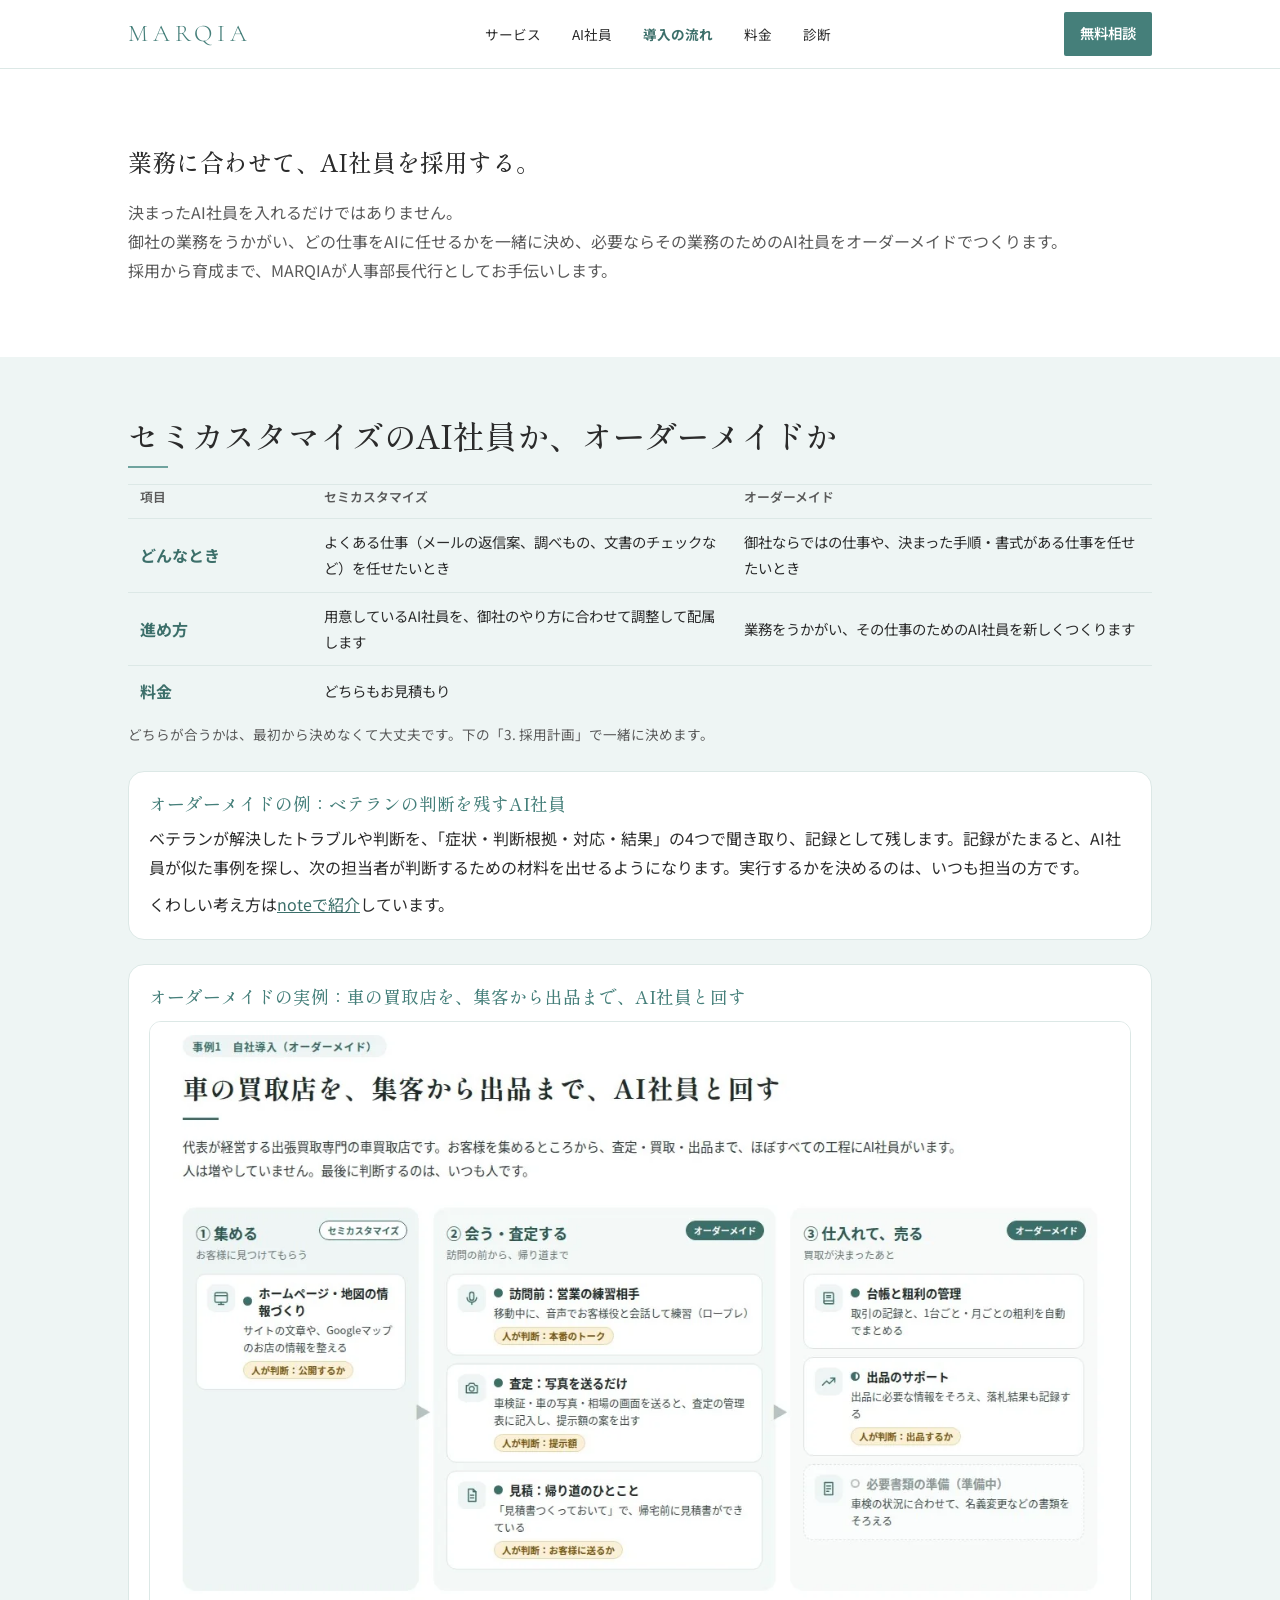
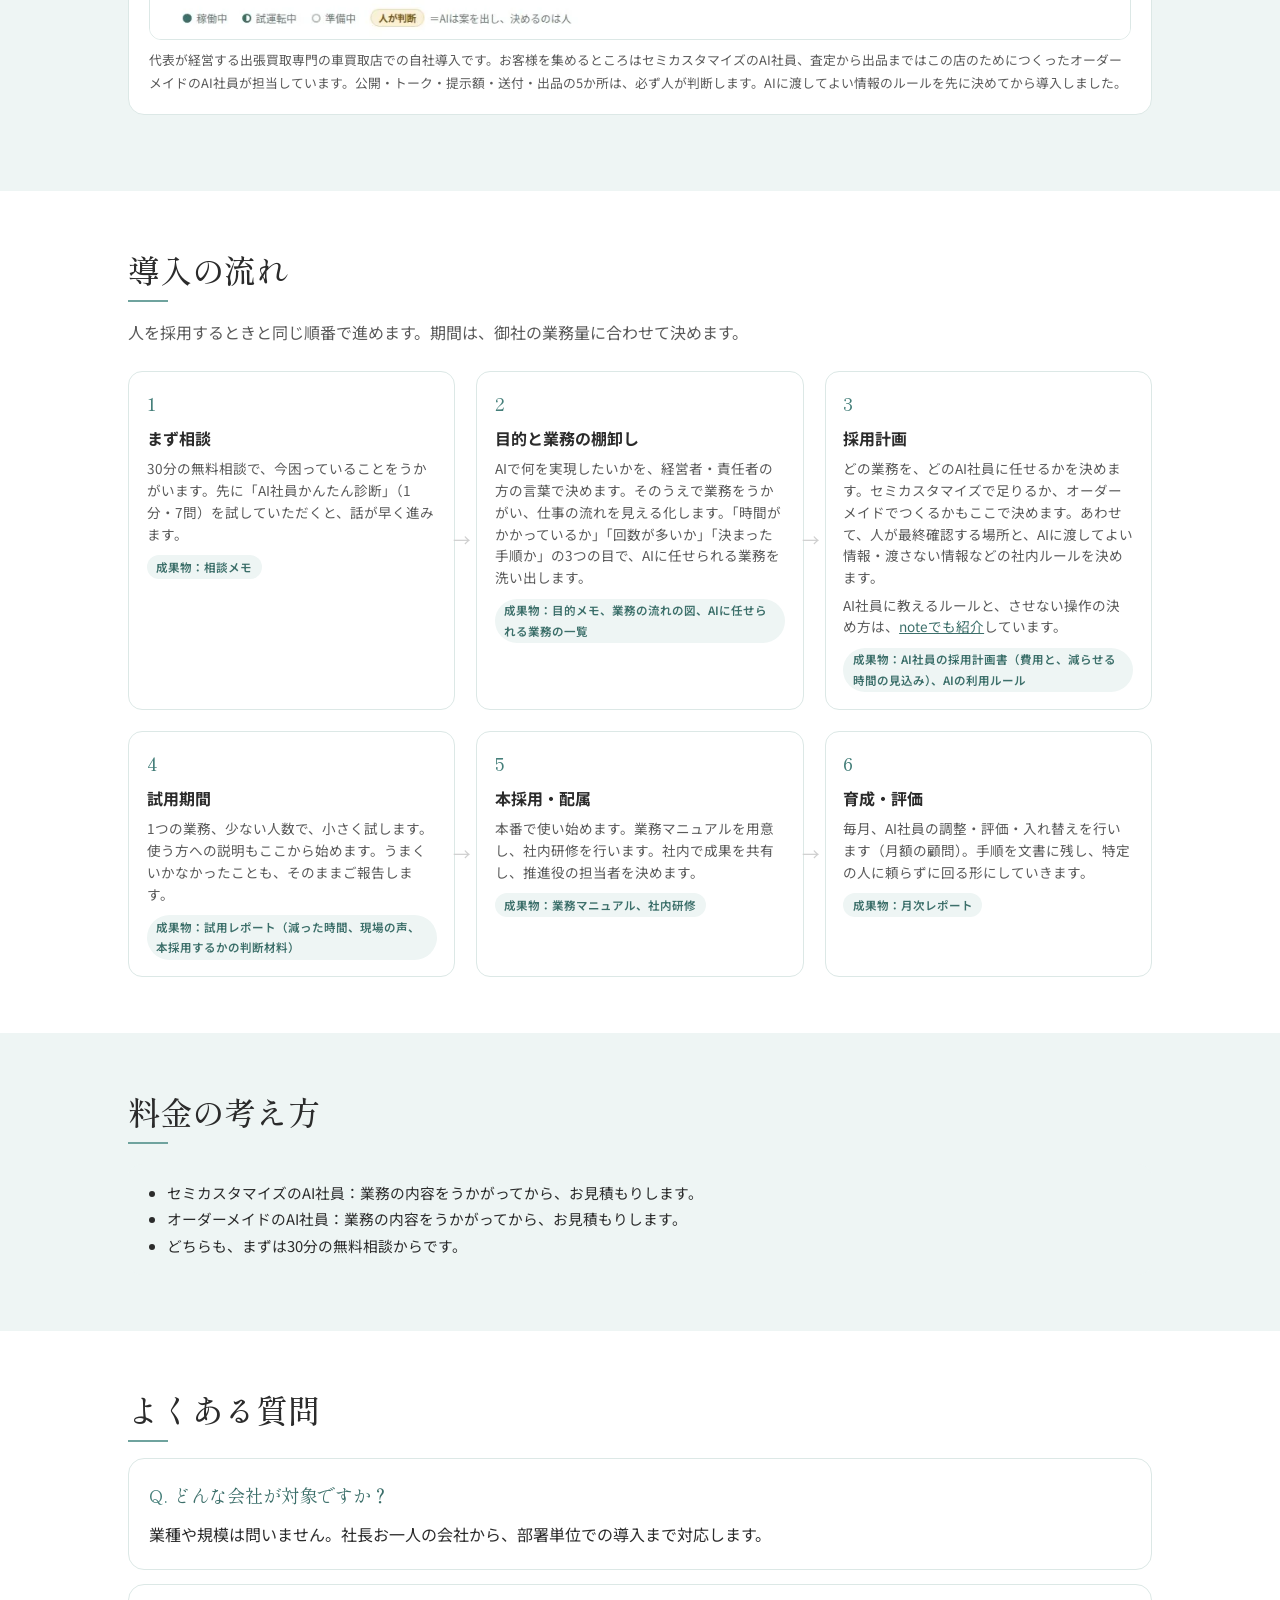
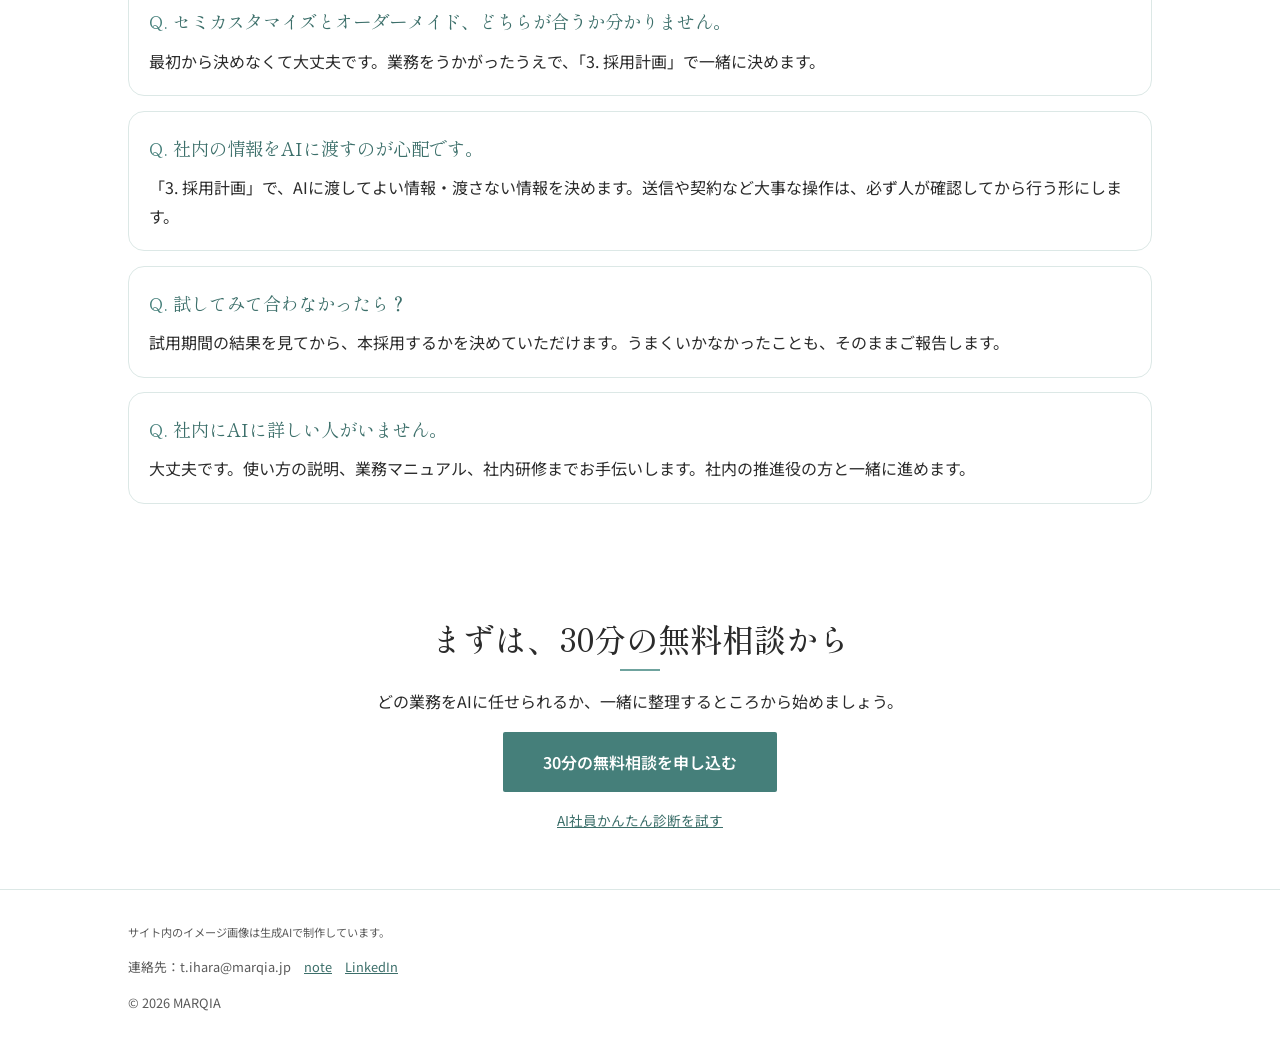
<file: flow/index.html>
<!DOCTYPE html>
<html lang="ja">
<head>
  <meta charset="UTF-8" />
  <meta name="viewport" content="width=device-width, initial-scale=1.0" />
  <title>AI社員 導入の流れ｜MARQIA</title>
  <meta name="description" content="業務のヒアリングから、AI社員の採用・試用・本採用・育成まで。セミカスタマイズのAI社員はもちろん、御社の業務に合わせたオーダーメイドにも対応します。まずは30分の無料相談から。" />
  <link rel="canonical" href="https://marqia.jp/flow/" />

  <meta property="og:title" content="AI社員 導入の流れ｜MARQIA" />
  <meta property="og:description" content="業務のヒアリングから、AI社員の採用・試用・本採用・育成まで。セミカスタマイズのAI社員はもちろん、御社の業務に合わせたオーダーメイドにも対応します。まずは30分の無料相談から。" />
  <meta property="og:url" content="https://marqia.jp/flow/" />
  <meta property="og:type" content="website" />
  <meta property="og:image" content="https://marqia.jp/assets/images/hero-sea.jpg" />

  <link rel="preconnect" href="https://fonts.googleapis.com" />
  <link rel="preconnect" href="https://fonts.gstatic.com" crossorigin />
  <link href="https://fonts.googleapis.com/css2?family=Cormorant+Garamond:wght@300&family=Noto+Sans+JP:wght@400;600;700&family=Shippori+Mincho:wght@400;500&display=swap" rel="stylesheet" />
  <!-- 更新したら v= を変える（ブラウザに古いCSSが残るのを防ぐ） -->
  <link rel="stylesheet" href="../styles.css?v=20261028b" />
</head>
<body>
  <header class="site-header">
    <div class="container header-inner">
      <a href="../" class="logo">MARQIA</a>
      <nav class="site-nav">
        <a href="../#service" class="nav-link">サービス</a>
        <a href="../#org" class="nav-link">AI社員</a>
        <a href="./" class="nav-link is-current">導入の流れ</a>
        <a href="../#price" class="nav-link">料金</a>
        <a href="../#diagnosis" class="nav-link">診断</a>
      </nav>
      <a href="https://forms.gle/1FFbGvzCfn5TM7YZ7" class="btn btn-primary btn-sm" target="_blank" rel="noopener">無料相談</a>
    </div>
  </header>

  <main>
    <section class="section">
      <div class="container">
        <h1>業務に合わせて、AI社員を採用する。</h1>
        <p class="lead">決まったAI社員を入れるだけではありません。<br />御社の業務をうかがい、どの仕事をAIに任せるかを一緒に決め、必要ならその業務のためのAI社員をオーダーメイドでつくります。<br />採用から育成まで、MARQIAが人事部長代行としてお手伝いします。</p>
      </div>
    </section>

    <!-- 2. 2つの採用のしかた -->
    <section id="ways" class="section section-tint">
      <div class="container">
        <h2>セミカスタマイズのAI社員か、オーダーメイドか</h2>
        <table class="price-table compare-table">
          <thead><tr><th scope="col">項目</th><th scope="col">セミカスタマイズ</th><th scope="col">オーダーメイド</th></tr></thead>
          <tbody>
            <tr><th scope="row">どんなとき</th><td>よくある仕事（メールの返信案、調べもの、文書のチェックなど）を任せたいとき</td><td>御社ならではの仕事や、決まった手順・書式がある仕事を任せたいとき</td></tr>
            <tr><th scope="row">進め方</th><td>用意しているAI社員を、御社のやり方に合わせて調整して配属します</td><td>業務をうかがい、その仕事のためのAI社員を新しくつくります</td></tr>
            <tr><th scope="row">料金</th><td colspan="2">どちらもお見積もり</td></tr>
          </tbody>
        </table>
        <p class="price-note">どちらが合うかは、最初から決めなくて大丈夫です。下の「3. 採用計画」で一緒に決めます。</p>

        <div class="card custom-example">
          <h3>オーダーメイドの例：ベテランの判断を残すAI社員</h3>
          <p>ベテランが解決したトラブルや判断を、「症状・判断根拠・対応・結果」の4つで聞き取り、記録として残します。記録がたまると、AI社員が似た事例を探し、次の担当者が判断するための材料を出せるようになります。実行するかを決めるのは、いつも担当の方です。</p>
          <p>くわしい考え方は<a href="https://note.com/marqia_ihara/n/n774059510ec1" target="_blank" rel="noopener">noteで紹介</a>しています。</p>
        </div>

        <div class="card case-card custom-example">
          <h3>オーダーメイドの実例：車の買取店を、集客から出品まで、AI社員と回す</h3>
          <figure class="office case-figure">
            <!-- タップで拡大（JSが動かないときはPNGを直接開く） -->
            <a class="office-zoom" href="../assets/images/case/case1_lp.png" data-dialog="case-dialog" aria-label="車の買取店の事例の図を拡大する">
              <picture>
                <source srcset="../assets/images/case/case1_lp.webp" type="image/webp" />
                <img src="../assets/images/case/case1_lp.png" alt="車の買取店を、集客から出品まで、AI社員と回す図。1 集める：ホームページと地図のお店の情報づくり（人が判断：公開するか）。2 会う・査定する：訪問前に営業の練習相手（人が判断：本番のトーク）、査定は写真を送ると管理表に記入して提示額の案を出す（人が判断：提示額）、帰り道のひとことで見積書をつくる（人が判断：お客様に送るか）。3 仕入れて、売る：台帳と粗利の管理、出品のサポート（人が判断：出品するか）、必要書類の準備（準備中）。" width="1200" height="755" loading="lazy" />
              </picture>
              <span class="zoom-hint" aria-hidden="true">タップで拡大</span>
            </a>
            <figcaption>代表が経営する出張買取専門の車買取店での自社導入です。お客様を集めるところはセミカスタマイズのAI社員、査定から出品まではこの店のためにつくったオーダーメイドのAI社員が担当しています。公開・トーク・提示額・送付・出品の5か所は、必ず人が判断します。AIに渡してよい情報のルールを先に決めてから導入しました。</figcaption>
          </figure>
        </div>
        <dialog class="office-dialog" id="case-dialog" aria-label="車の買取店の事例の図（拡大）">
          <div class="office-dialog-bar"><span class="scroll-hint">左右にスクロールできます</span><button type="button" class="office-close">閉じる</button></div>
          <div class="office-scroll">
            <picture>
              <source srcset="../assets/images/case/case1_lp.webp" type="image/webp" />
              <img src="../assets/images/case/case1_lp.png" alt="" width="1200" height="755" loading="lazy" />
            </picture>
          </div>
        </dialog>
      </div>
    </section>

    <!-- 3. 導入の流れ（6段階） -->
    <section id="steps" class="section">
      <div class="container">
        <h2>導入の流れ</h2>
        <p class="lead">人を採用するときと同じ順番で進めます。期間は、御社の業務量に合わせて決めます。</p>

        <ol class="flow-steps">
          <li class="flow-step">
            <p class="flow-step-no">1</p>
            <h4>まず相談</h4>
            <p class="flow-step-desc">30分の無料相談で、今困っていることをうかがいます。先に「AI社員かんたん診断」（1分・7問）を試していただくと、話が早く進みます。</p>
            <p class="flow-step-tag">成果物：相談メモ</p>
          </li>
          <li class="flow-step">
            <p class="flow-step-no">2</p>
            <h4>目的と業務の<wbr />棚卸し</h4>
            <p class="flow-step-desc">AIで何を実現したいかを、経営者・責任者の方の言葉で決めます。そのうえで業務をうかがい、仕事の流れを見える化します。「時間がかかっているか」「回数が多いか」「決まった手順か」の3つの目で、AIに任せられる業務を洗い出します。</p>
            <p class="flow-step-tag">成果物：目的メモ、業務の流れの図、AIに任せられる業務の一覧</p>
          </li>
          <li class="flow-step">
            <p class="flow-step-no">3</p>
            <h4>採用計画</h4>
            <p class="flow-step-desc">どの業務を、どのAI社員に任せるかを決めます。セミカスタマイズで足りるか、オーダーメイドでつくるかもここで決めます。あわせて、人が最終確認する場所と、AIに渡してよい情報・渡さない情報などの社内ルールを決めます。</p>
            <p class="flow-step-desc">AI社員に教えるルールと、させない操作の決め方は、<a href="https://note.com/marqia_ihara/n/n4dc1cfcafce6" target="_blank" rel="noopener">noteでも紹介</a>しています。</p>
            <p class="flow-step-tag">成果物：AI社員の採用計画書（費用と、減らせる時間の見込み）、AIの利用ルール</p>
          </li>
          <li class="flow-step">
            <p class="flow-step-no">4</p>
            <h4>試用期間</h4>
            <p class="flow-step-desc">1つの業務、少ない人数で、小さく試します。使う方への説明もここから始めます。うまくいかなかったことも、そのままご報告します。</p>
            <p class="flow-step-tag">成果物：試用レポート（減った時間、現場の声、本採用するかの判断材料）</p>
          </li>
          <li class="flow-step">
            <p class="flow-step-no">5</p>
            <h4>本採用・配属</h4>
            <p class="flow-step-desc">本番で使い始めます。業務マニュアルを用意し、社内研修を行います。社内で成果を共有し、推進役の担当者を決めます。</p>
            <p class="flow-step-tag">成果物：業務マニュアル、社内研修</p>
          </li>
          <li class="flow-step">
            <p class="flow-step-no">6</p>
            <h4>育成・評価</h4>
            <p class="flow-step-desc">毎月、AI社員の調整・評価・入れ替えを行います（月額の顧問）。手順を文書に残し、特定の人に頼らずに回る形にしていきます。</p>
            <p class="flow-step-tag">成果物：月次レポート</p>
          </li>
        </ol>
      </div>
    </section>

    <!-- 4. 料金の考え方 -->
    <section id="price-note" class="section section-tint">
      <div class="container">
        <h2>料金の考え方</h2>
        <div class="price-common">
          <ul>
            <li>セミカスタマイズのAI社員：業務の内容をうかがってから、お見積もりします。</li>
            <li>オーダーメイドのAI社員：業務の内容をうかがってから、お見積もりします。</li>
            <li>どちらも、まずは30分の無料相談からです。</li>
          </ul>
        </div>
      </div>
    </section>

    <!-- 5. よくある質問 -->
    <section id="faq" class="section">
      <div class="container">
        <h2>よくある質問</h2>
        <dl class="faq">
          <div class="faq-item">
            <dt>どんな会社が対象ですか？</dt>
            <dd>業種や規模は問いません。社長お一人の会社から、部署単位での導入まで対応します。</dd>
          </div>
          <div class="faq-item">
            <dt>セミカスタマイズとオーダーメイド、どちらが合うか分かりません。</dt>
            <dd>最初から決めなくて大丈夫です。業務をうかがったうえで、「3. 採用計画」で一緒に決めます。</dd>
          </div>
          <div class="faq-item">
            <dt>社内の情報をAIに渡すのが心配です。</dt>
            <dd>「3. 採用計画」で、AIに渡してよい情報・渡さない情報を決めます。送信や契約など大事な操作は、必ず人が確認してから行う形にします。</dd>
          </div>
          <div class="faq-item">
            <dt>試してみて合わなかったら？</dt>
            <dd>試用期間の結果を見てから、本採用するかを決めていただけます。うまくいかなかったことも、そのままご報告します。</dd>
          </div>
          <div class="faq-item">
            <dt>社内にAIに詳しい人がいません。</dt>
            <dd>大丈夫です。使い方の説明、業務マニュアル、社内研修までお手伝いします。社内の推進役の方と一緒に進めます。</dd>
          </div>
        </dl>
      </div>
    </section>

    <!-- 6. 締め -->
    <section id="contact" class="section final-cta">
      <div class="container">
        <h2>まずは、30分の無料相談から</h2>
        <p>どの業務をAIに任せられるか、一緒に整理するところから始めましょう。</p>
        <div class="cta-buttons">
          <a href="https://forms.gle/1FFbGvzCfn5TM7YZ7" class="btn btn-primary btn-lg" target="_blank" rel="noopener">30分の無料相談を申し込む</a>
        </div>
        <p class="contact-mail-note"><a href="../#diagnosis">AI社員かんたん診断を試す</a></p>
      </div>
    </section>
  </main>

  <footer class="site-footer">
    <div class="container">
      <p class="ai-note">サイト内のイメージ画像は生成AIで制作しています。</p>
      <p>連絡先：t.ihara@marqia.jp　<a href="https://note.com/marqia_ihara" target="_blank" rel="noopener">note</a>　<a href="https://www.linkedin.com/in/toshiaki-ihara" target="_blank" rel="noopener">LinkedIn</a></p>
      <p>© 2026 MARQIA</p>
    </div>
  </footer>
  <script>
    // 画像のタップ・クリックで拡大（トップページと同じ）。dialogの外側か「閉じる」で閉じる
    (() => {
      document.querySelectorAll('.office-zoom[data-dialog]').forEach(link => {
        const dlg = document.getElementById(link.dataset.dialog);
        if (!dlg || typeof dlg.showModal !== 'function') return;
        const scroller = dlg.querySelector('.office-scroll');
        const fit = () => dlg.classList.toggle('is-overflow', scroller.scrollWidth > scroller.clientWidth + 1);
        link.addEventListener('click', e => {
          e.preventDefault();
          dlg.showModal();
          scroller.scrollLeft = (scroller.scrollWidth - scroller.clientWidth) / 2;
          fit();
          dlg.querySelector('.office-scroll img').decode?.().then(fit, () => {});
        });
        addEventListener('resize', () => { if (dlg.open) fit(); });
        dlg.querySelector('.office-close').addEventListener('click', () => dlg.close());
        dlg.addEventListener('click', e => { if (e.target === dlg) dlg.close(); });
      });
    })();
  </script>
</body>
</html>
</file>
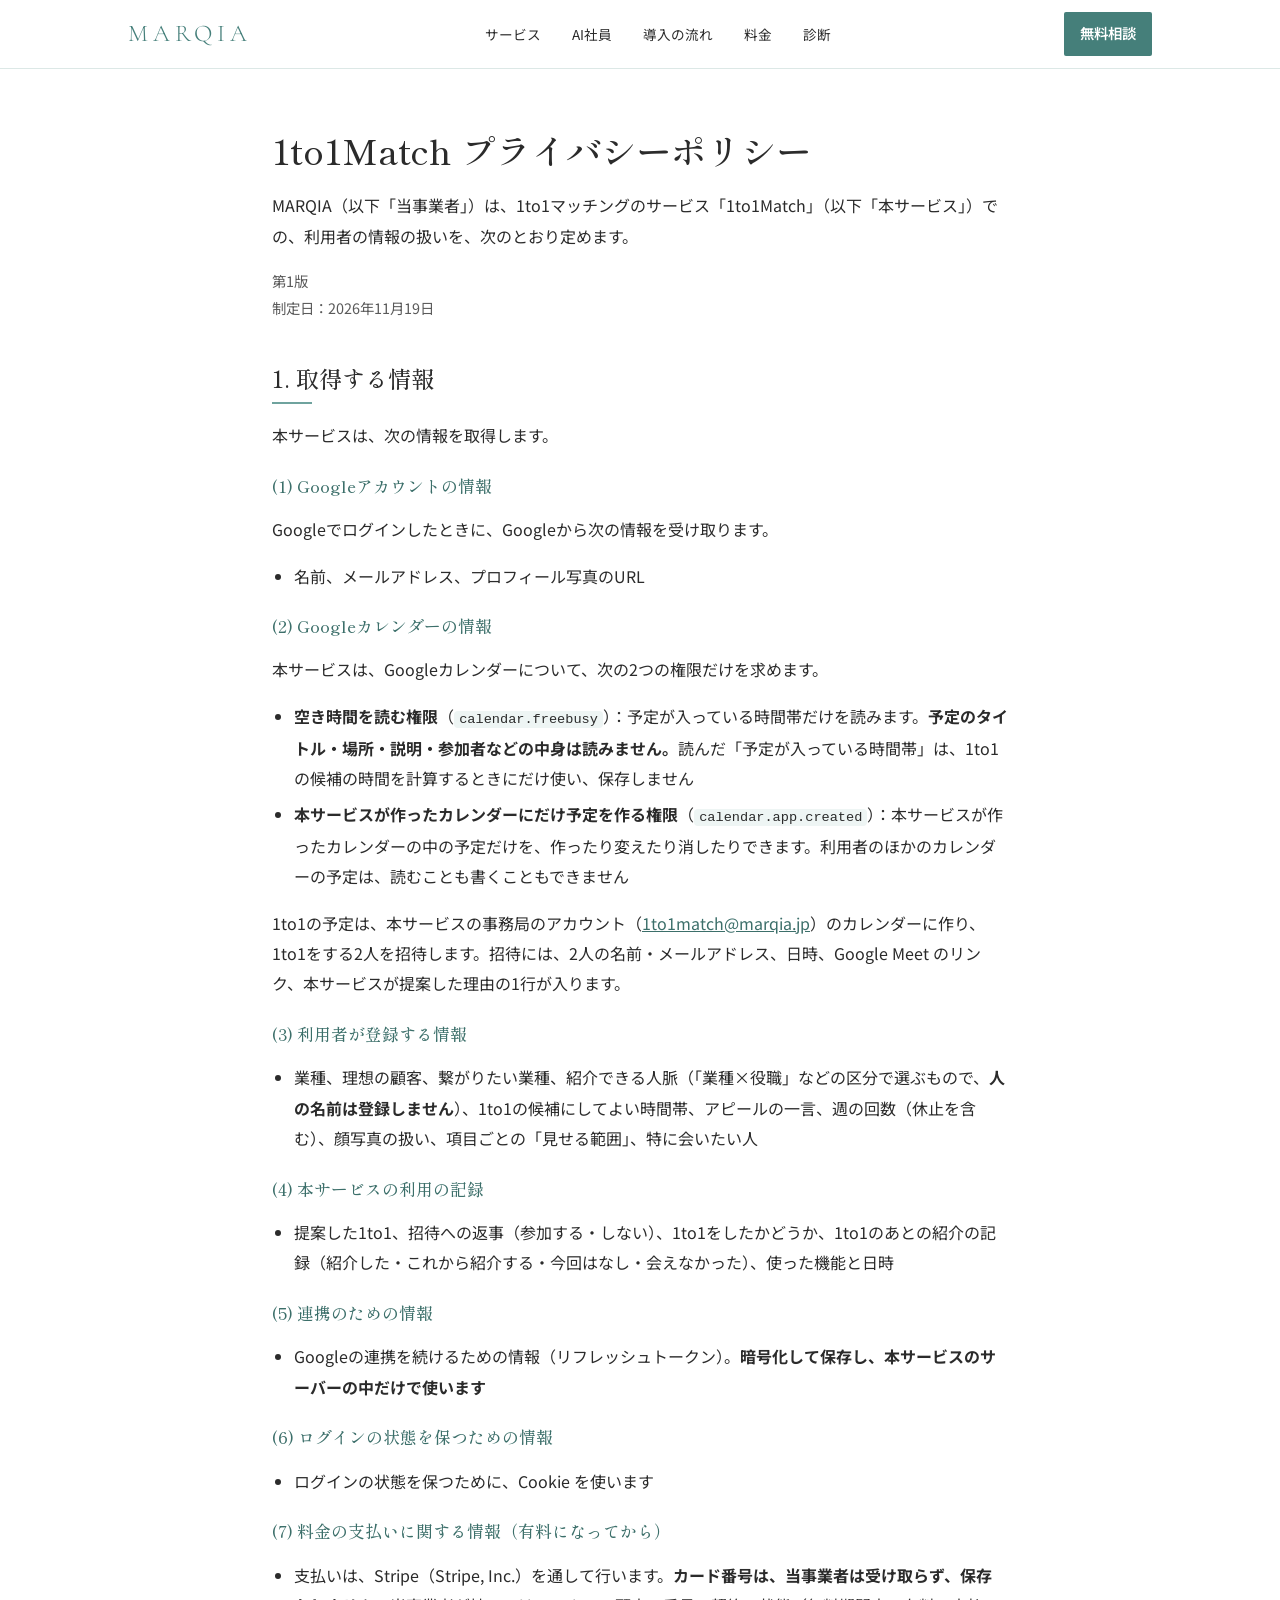
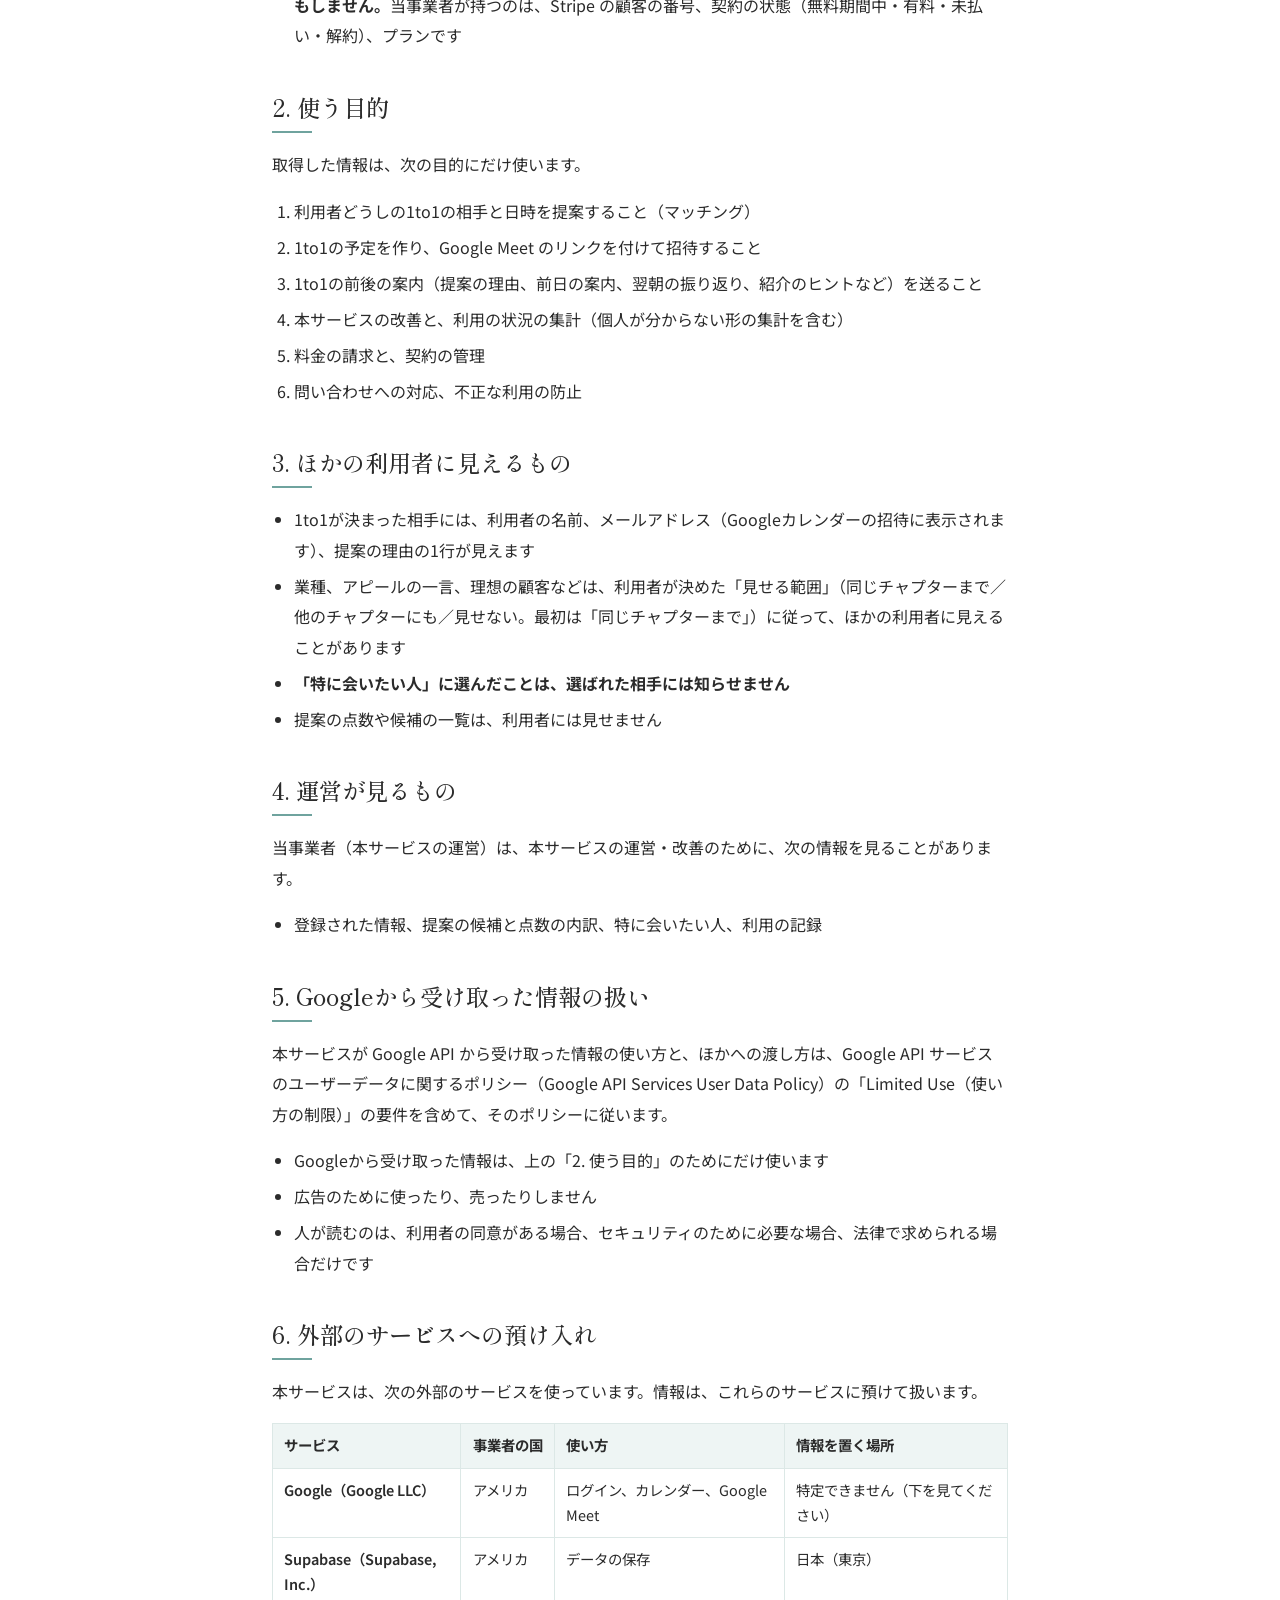
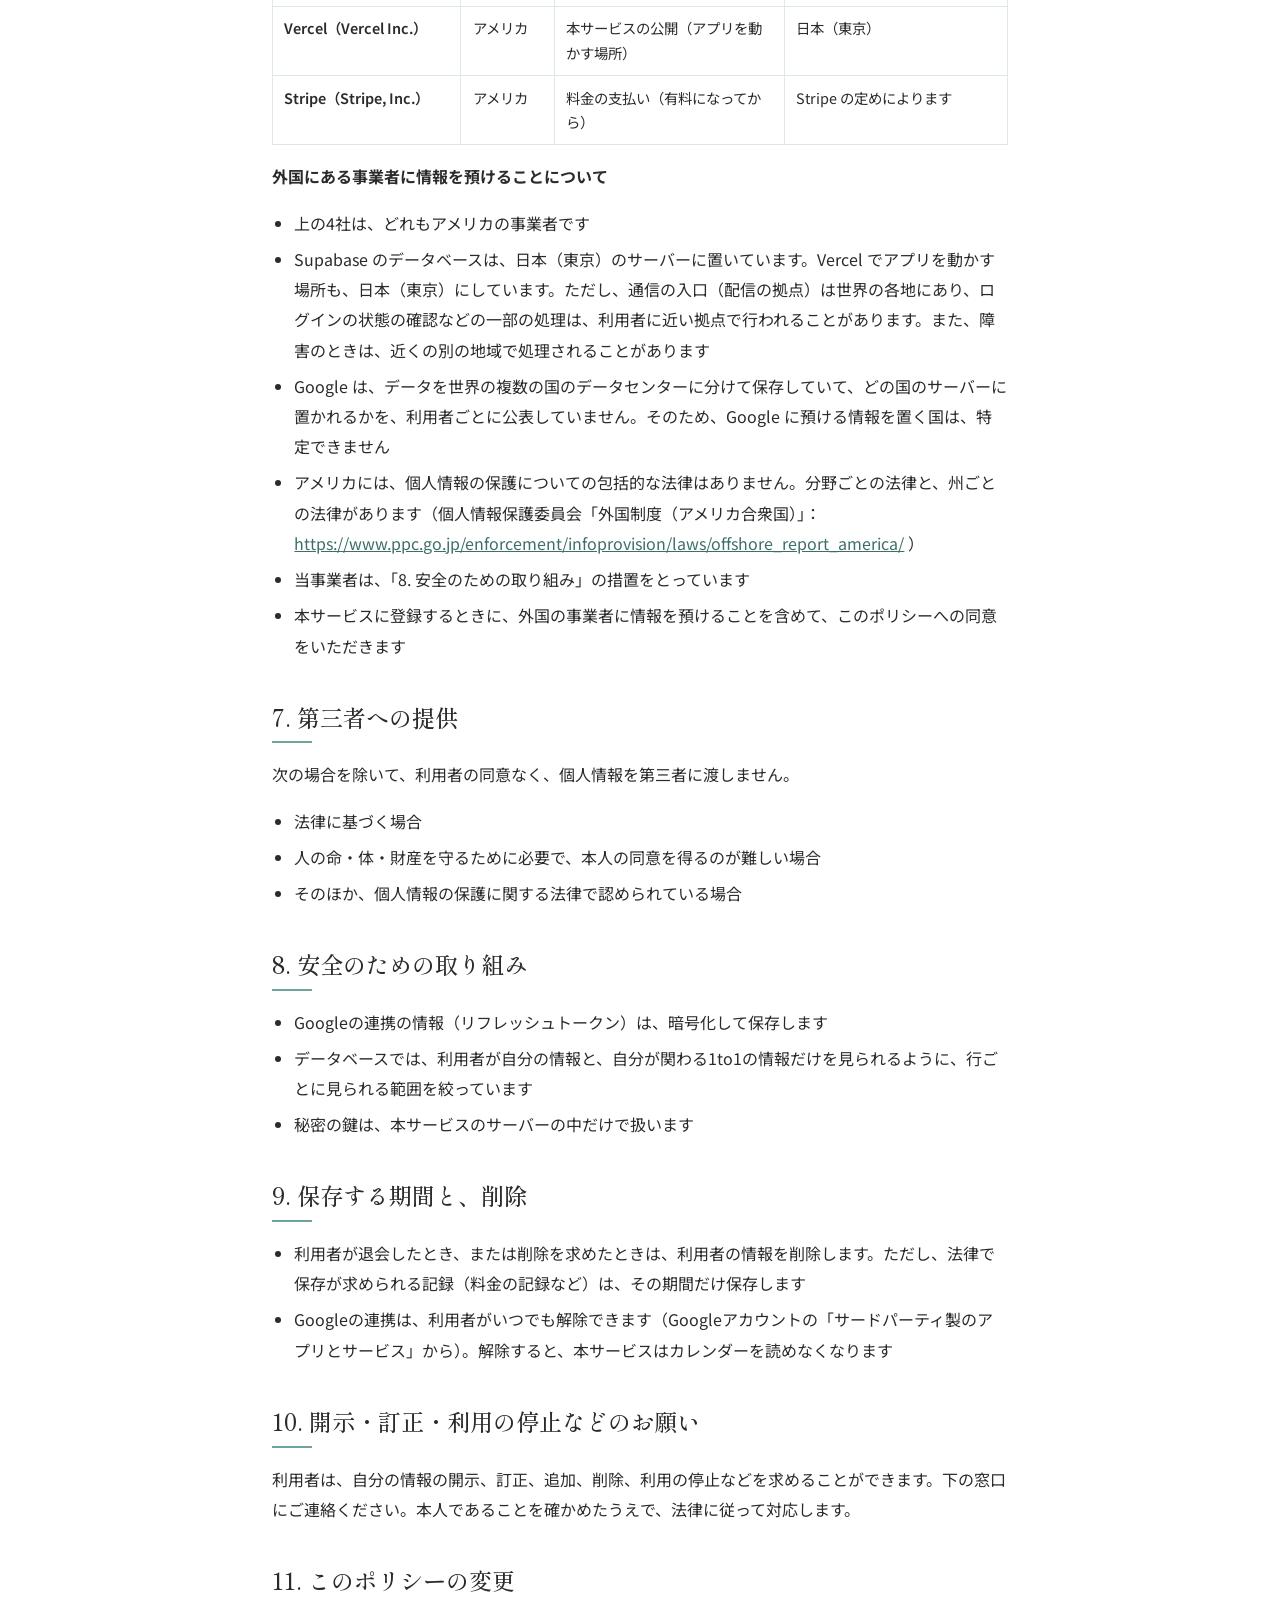
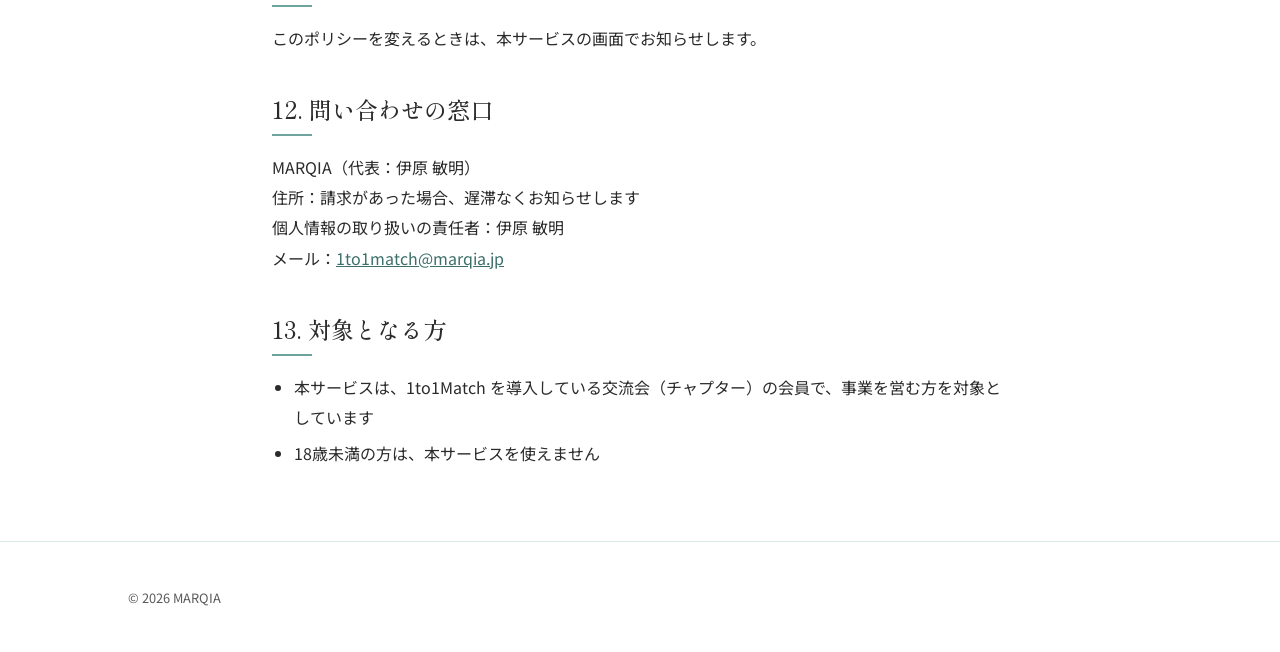
<file: 1to1match/privacy/index.html>
<!DOCTYPE html>
<html lang="ja">
<head>
  <meta charset="UTF-8" />
  <meta name="viewport" content="width=device-width, initial-scale=1.0" />
  <title>1to1Match プライバシーポリシー｜MARQIA</title>
  <meta name="description" content="1to1Match（MARQIA）での、利用者の情報の扱いについて定めたプライバシーポリシーです。" />
  <link rel="canonical" href="https://marqia.jp/1to1match/privacy/" />

  <link rel="preconnect" href="https://fonts.googleapis.com" />
  <link rel="preconnect" href="https://fonts.gstatic.com" crossorigin />
  <link href="https://fonts.googleapis.com/css2?family=Cormorant+Garamond:wght@300&family=Noto+Sans+JP:wght@400;600;700&family=Shippori+Mincho:wght@400;500&display=swap" rel="stylesheet" />
  <!-- 更新したら v= を変える（ブラウザに古いCSSが残るのを防ぐ） -->
  <link rel="stylesheet" href="../../styles.css?v=20261028b" />
  <!-- このページだけの見た目（styles.css は変えない） -->
  <style>
    .policy { max-width: 46rem; }
    .policy h1 { font-size: clamp(1.6rem, 6vw, 2.2rem); margin: 0 0 1rem; }
    .policy h2 { font-size: clamp(1.2rem, 4.5vw, 1.45rem); margin: 2.5rem 0 .75rem; }
    .policy h3 { font-size: 1.05rem; margin: 1.5rem 0 .5rem; color: var(--green-dark); }
    .policy p, .policy li { line-height: 1.9; }
    .policy ul, .policy ol { padding-left: 1.4rem; }
    .policy li + li { margin-top: .35rem; }
    .policy code { font-size: .85em; background: var(--tint); padding: .05rem .3rem; border-radius: 4px; }
    .policy a { color: var(--green-dark); text-decoration: underline; overflow-wrap: anywhere; }
    .policy-meta { color: var(--muted); font-size: .9rem; }
    .policy-table { overflow-x: auto; margin: 1rem 0; }
    .policy-table table { width: 100%; min-width: 34rem; border-collapse: collapse; font-size: .9rem; }
    .policy-table th, .policy-table td { border: 1px solid var(--line); padding: .6rem .7rem; text-align: left; vertical-align: top; line-height: 1.7; }
    .policy-table thead th { background: var(--tint); white-space: nowrap; }
    .policy-table tbody th { font-weight: 600; }
    .policy-scroll-hint { display: none; margin: 0; font-size: .8rem; color: var(--muted); }
    @media (max-width: 767px) { .policy-scroll-hint { display: block; } }
  </style>
</head>
<body>
  <header class="site-header">
    <div class="container header-inner">
      <a href="../../" class="logo">MARQIA</a>
      <nav class="site-nav">
        <a href="../../#service" class="nav-link">サービス</a>
        <a href="../../#org" class="nav-link">AI社員</a>
        <a href="../../flow/" class="nav-link">導入の流れ</a>
        <a href="../../#price" class="nav-link">料金</a>
        <a href="../../#diagnosis" class="nav-link">診断</a>
      </nav>
      <a href="https://forms.gle/1FFbGvzCfn5TM7YZ7" class="btn btn-primary btn-sm" target="_blank" rel="noopener">無料相談</a>
    </div>
  </header>

  <main>
    <section class="section">
      <div class="container policy">
        <h1>1to1Match プライバシーポリシー</h1>
<p>MARQIA（以下「当事業者」）は、1to1マッチングのサービス「1to1Match」（以下「本サービス」）での、利用者の情報の扱いを、次のとおり定めます。</p>
<p class="policy-meta">第1版<br />
制定日：2026年11月19日</p>
<h2>1. 取得する情報</h2>
<p>本サービスは、次の情報を取得します。</p>
<h3>(1) Googleアカウントの情報</h3>
<p>Googleでログインしたときに、Googleから次の情報を受け取ります。</p>
<ul>
<li>名前、メールアドレス、プロフィール写真のURL</li>
</ul>
<h3>(2) Googleカレンダーの情報</h3>
<p>本サービスは、Googleカレンダーについて、次の2つの権限だけを求めます。</p>
<ul>
<li><strong>空き時間を読む権限</strong>（<code>calendar.freebusy</code>）：予定が入っている時間帯だけを読みます。<strong>予定のタイトル・場所・説明・参加者などの中身は読みません。</strong>読んだ「予定が入っている時間帯」は、1to1の候補の時間を計算するときにだけ使い、保存しません</li>
<li><strong>本サービスが作ったカレンダーにだけ予定を作る権限</strong>（<code>calendar.app.created</code>）：本サービスが作ったカレンダーの中の予定だけを、作ったり変えたり消したりできます。利用者のほかのカレンダーの予定は、読むことも書くこともできません</li>
</ul>
<p>1to1の予定は、本サービスの事務局のアカウント（<a href="mailto:1to1match@marqia.jp">1to1match@marqia.jp</a>）のカレンダーに作り、1to1をする2人を招待します。招待には、2人の名前・メールアドレス、日時、Google Meet のリンク、本サービスが提案した理由の1行が入ります。</p>
<h3>(3) 利用者が登録する情報</h3>
<ul>
<li>業種、理想の顧客、繋がりたい業種、紹介できる人脈（「業種×役職」などの区分で選ぶもので、<strong>人の名前は登録しません</strong>）、1to1の候補にしてよい時間帯、アピールの一言、週の回数（休止を含む）、顔写真の扱い、項目ごとの「見せる範囲」、特に会いたい人</li>
</ul>
<h3>(4) 本サービスの利用の記録</h3>
<ul>
<li>提案した1to1、招待への返事（参加する・しない）、1to1をしたかどうか、1to1のあとの紹介の記録（紹介した・これから紹介する・今回はなし・会えなかった）、使った機能と日時</li>
</ul>
<h3>(5) 連携のための情報</h3>
<ul>
<li>Googleの連携を続けるための情報（リフレッシュトークン）。<strong>暗号化して保存し、本サービスのサーバーの中だけで使います</strong></li>
</ul>
<h3>(6) ログインの状態を保つための情報</h3>
<ul>
<li>ログインの状態を保つために、Cookie を使います</li>
</ul>
<h3>(7) 料金の支払いに関する情報（有料になってから）</h3>
<ul>
<li>支払いは、Stripe（Stripe, Inc.）を通して行います。<strong>カード番号は、当事業者は受け取らず、保存もしません。</strong>当事業者が持つのは、Stripe の顧客の番号、契約の状態（無料期間中・有料・未払い・解約）、プランです</li>
</ul>
<h2>2. 使う目的</h2>
<p>取得した情報は、次の目的にだけ使います。</p>
<ol>
<li>利用者どうしの1to1の相手と日時を提案すること（マッチング）</li>
<li>1to1の予定を作り、Google Meet のリンクを付けて招待すること</li>
<li>1to1の前後の案内（提案の理由、前日の案内、翌朝の振り返り、紹介のヒントなど）を送ること</li>
<li>本サービスの改善と、利用の状況の集計（個人が分からない形の集計を含む）</li>
<li>料金の請求と、契約の管理</li>
<li>問い合わせへの対応、不正な利用の防止</li>
</ol>
<h2>3. ほかの利用者に見えるもの</h2>
<ul>
<li>1to1が決まった相手には、利用者の名前、メールアドレス（Googleカレンダーの招待に表示されます）、提案の理由の1行が見えます</li>
<li>業種、アピールの一言、理想の顧客などは、利用者が決めた「見せる範囲」（同じチャプターまで／他のチャプターにも／見せない。最初は「同じチャプターまで」）に従って、ほかの利用者に見えることがあります</li>
<li><strong>「特に会いたい人」に選んだことは、選ばれた相手には知らせません</strong></li>
<li>提案の点数や候補の一覧は、利用者には見せません</li>
</ul>
<h2>4. 運営が見るもの</h2>
<p>当事業者（本サービスの運営）は、本サービスの運営・改善のために、次の情報を見ることがあります。</p>
<ul>
<li>登録された情報、提案の候補と点数の内訳、特に会いたい人、利用の記録</li>
</ul>
<h2>5. Googleから受け取った情報の扱い</h2>
<p>本サービスが Google API から受け取った情報の使い方と、ほかへの渡し方は、Google API サービスのユーザーデータに関するポリシー（Google API Services User Data Policy）の「Limited Use（使い方の制限）」の要件を含めて、そのポリシーに従います。</p>
<ul>
<li>Googleから受け取った情報は、上の「2. 使う目的」のためにだけ使います</li>
<li>広告のために使ったり、売ったりしません</li>
<li>人が読むのは、利用者の同意がある場合、セキュリティのために必要な場合、法律で求められる場合だけです</li>
</ul>
<h2>6. 外部のサービスへの預け入れ</h2>
<p>本サービスは、次の外部のサービスを使っています。情報は、これらのサービスに預けて扱います。</p>
<p class="policy-scroll-hint">表は横にずらして見られます</p>
<div class="policy-table"><table>
<thead><tr><th scope="col">サービス</th><th scope="col">事業者の国</th><th scope="col">使い方</th><th scope="col">情報を置く場所</th></tr></thead>
<tbody>
<tr><th scope="row">Google（Google LLC）</th><td>アメリカ</td><td>ログイン、カレンダー、Google Meet</td><td>特定できません（下を見てください）</td></tr>
<tr><th scope="row">Supabase（Supabase, Inc.）</th><td>アメリカ</td><td>データの保存</td><td>日本（東京）</td></tr>
<tr><th scope="row">Vercel（Vercel Inc.）</th><td>アメリカ</td><td>本サービスの公開（アプリを動かす場所）</td><td>日本（東京）</td></tr>
<tr><th scope="row">Stripe（Stripe, Inc.）</th><td>アメリカ</td><td>料金の支払い（有料になってから）</td><td>Stripe の定めによります</td></tr>
</tbody>
</table></div>
<p><strong>外国にある事業者に情報を預けることについて</strong></p>
<ul>
<li>上の4社は、どれもアメリカの事業者です</li>
<li>Supabase のデータベースは、日本（東京）のサーバーに置いています。Vercel でアプリを動かす場所も、日本（東京）にしています。ただし、通信の入口（配信の拠点）は世界の各地にあり、ログインの状態の確認などの一部の処理は、利用者に近い拠点で行われることがあります。また、障害のときは、近くの別の地域で処理されることがあります</li>
<li>Google は、データを世界の複数の国のデータセンターに分けて保存していて、どの国のサーバーに置かれるかを、利用者ごとに公表していません。そのため、Google に預ける情報を置く国は、特定できません</li>
<li>アメリカには、個人情報の保護についての包括的な法律はありません。分野ごとの法律と、州ごとの法律があります（個人情報保護委員会「外国制度（アメリカ合衆国）」：<a href="https://www.ppc.go.jp/enforcement/infoprovision/laws/offshore_report_america/" target="_blank" rel="noopener">https://www.ppc.go.jp/enforcement/infoprovision/laws/offshore_report_america/</a> ）</li>
<li>当事業者は、「8. 安全のための取り組み」の措置をとっています</li>
<li>本サービスに登録するときに、外国の事業者に情報を預けることを含めて、このポリシーへの同意をいただきます</li>
</ul>
<h2>7. 第三者への提供</h2>
<p>次の場合を除いて、利用者の同意なく、個人情報を第三者に渡しません。</p>
<ul>
<li>法律に基づく場合</li>
<li>人の命・体・財産を守るために必要で、本人の同意を得るのが難しい場合</li>
<li>そのほか、個人情報の保護に関する法律で認められている場合</li>
</ul>
<h2>8. 安全のための取り組み</h2>
<ul>
<li>Googleの連携の情報（リフレッシュトークン）は、暗号化して保存します</li>
<li>データベースでは、利用者が自分の情報と、自分が関わる1to1の情報だけを見られるように、行ごとに見られる範囲を絞っています</li>
<li>秘密の鍵は、本サービスのサーバーの中だけで扱います</li>
</ul>
<h2>9. 保存する期間と、削除</h2>
<ul>
<li>利用者が退会したとき、または削除を求めたときは、利用者の情報を削除します。ただし、法律で保存が求められる記録（料金の記録など）は、その期間だけ保存します</li>
<li>Googleの連携は、利用者がいつでも解除できます（Googleアカウントの「サードパーティ製のアプリとサービス」から）。解除すると、本サービスはカレンダーを読めなくなります</li>
</ul>
<h2>10. 開示・訂正・利用の停止などのお願い</h2>
<p>利用者は、自分の情報の開示、訂正、追加、削除、利用の停止などを求めることができます。下の窓口にご連絡ください。本人であることを確かめたうえで、法律に従って対応します。</p>
<h2>11. このポリシーの変更</h2>
<p>このポリシーを変えるときは、本サービスの画面でお知らせします。</p>
<h2>12. 問い合わせの窓口</h2>
<p>MARQIA（代表：伊原 敏明）<br />
住所：請求があった場合、遅滞なくお知らせします<br />
個人情報の取り扱いの責任者：伊原 敏明<br />
メール：<a href="mailto:1to1match@marqia.jp">1to1match@marqia.jp</a></p>
<h2>13. 対象となる方</h2>
<ul>
<li>本サービスは、1to1Match を導入している交流会（チャプター）の会員で、事業を営む方を対象としています</li>
<li>18歳未満の方は、本サービスを使えません</li>
</ul>
      </div>
    </section>
  </main>

  <footer class="site-footer">
    <div class="container">
      <p>© 2026 MARQIA</p>
    </div>
  </footer>
</body>
</html>
</file>
<file: styles.css>
/* MARQIA LP 雛形（モバイルファースト） */
:root {
  /* ブランドカラー（2026-10-12 指定） */
  --green: #457F7A;      /* ベース */
  --green-dark: #3C6F6A; /* 濃い緑 */
  --mid: #6FA39E;        /* 中間。飾り線・枠用。白地の文字には使わない */
  --pale: #CFE3E0;       /* 薄い */
  --tint: #EEF5F4;       /* 背景 */
  --gold: #EBBB45;       /* アクセント（アンバー）。飾り専用。文字色には使わない */
  --gold-tint: #FBF1D8;  /* アンバーを薄く敷いた面 */
  --aqua: #A8D5DC;       /* WAKEカード内のみ */
  --sea: var(--mid);     /* 旧：海の水色。飾り線は中間色に統一 */
  --bg: #FFFFFF;
  --line: #DCE8E6;       /* 枠線 */
  --text: #2B2B2B;
  --muted: #5A5A5A;
  --wood: #4A3B2E;       /* プレースホルダー用の濃い木色（仮） */
  --font-head: "Shippori Mincho", "Hiragino Mincho ProN", "Yu Mincho", serif;
  --font-body: "Noto Sans JP", "Hiragino Sans", "Yu Gothic", sans-serif;
}

*, *::before, *::after { box-sizing: border-box; }
img { max-width: 100%; height: auto; }  /* 画像がコンテナからはみ出さないように */

body {
  margin: 0;
  background: var(--bg);
  color: var(--text);
  font-family: var(--font-body);
  font-size: 1rem;
  line-height: 1.8;
}

h1, h2, h3 { font-family: var(--font-head); font-weight: 500; line-height: 1.4; }
h2 { font-size: clamp(1.5rem, 5vw, 2rem); margin: 0 0 1rem; }
h2::after { content: ""; display: block; width: 2.5rem; height: 2px; background: var(--sea); margin-top: .5rem; }
.headline-lg { font-size: clamp(1.9rem, 7.5vw, 2.7rem); line-height: 1.35; }  /* セクション内で一番目立つ見出し */
.headline-lg::after { width: 3.5rem; height: 3px; background: var(--gold); }
h3 { font-size: 1.2rem; margin: .25rem 0 .5rem; }
h4 { font-size: .9rem; margin: 1rem 0 .25rem; color: var(--green); }

.container { width: min(100% - 2.5rem, 64rem); margin-inline: auto; }
.sp { display: inline; }

/* ヘッダー */
section[id] { scroll-margin-top: 7.75rem; }  /* ページ内リンクで見出しが固定ヘッダーに隠れないように（スマホは2段ヘッダー分） */
.site-header { position: sticky; top: 0; z-index: 10; background: rgba(255, 255, 255, .95); border-bottom: 1px solid var(--line); }
.header-inner { display: flex; flex-wrap: wrap; align-items: center; justify-content: space-between; padding: .75rem 0; }
.logo { font-family: "Cormorant Garamond", serif; font-weight: 300; font-size: 1.2rem; letter-spacing: .2em; text-transform: uppercase; color: var(--green); text-decoration: none; }

/* グローバルメニュー：スマホはヘッダー下の2段目に横スクロール、PCはロゴとボタンの間に1行で */
.site-nav { order: 3; flex-basis: 100%; display: flex; gap: .25rem; margin-top: .5rem; overflow-x: auto; -webkit-overflow-scrolling: touch; }
.nav-link { display: inline-flex; align-items: center; flex: none; min-height: 44px; padding: 0 .6rem; font-size: .85rem; color: var(--text); text-decoration: none; white-space: nowrap; }
.nav-link:hover, .nav-link:focus-visible { color: var(--green-dark); }
.nav-link.is-current { color: var(--green-dark); font-weight: 700; }
@media (min-width: 768px) {
  section[id] { scroll-margin-top: 4.75rem; }
  .header-inner { flex-wrap: nowrap; }
  .site-nav { order: 0; flex-basis: auto; flex: 1; justify-content: center; margin-top: 0; overflow-x: visible; gap: .75rem; }
}

/* ボタン */
.btn { display: inline-block; min-height: 44px; padding: .75rem 1.5rem; border-radius: 2px; text-decoration: none; font-weight: 600; }
.btn-primary { background: var(--green); color: #fff; }
.btn-primary:hover, .btn-primary:focus-visible { background: var(--green-dark); }
.btn-sm { padding: .5rem 1rem; font-size: .9rem; }
.btn-lg { padding: 1rem 2.5rem; }

/* プレースホルダー画像（すべて仮） */
.placeholder {
  display: flex; align-items: center; justify-content: center; text-align: center;
  color: #f3eee4; font-size: .85rem; padding: 1rem;
  background:
    repeating-linear-gradient(135deg, rgba(255,255,255,.04) 0 12px, transparent 12px 24px),
    linear-gradient(180deg, #6f8b84 0%, #47605a 55%, var(--wood) 100%);
}
.placeholder-photo { width: 8rem; aspect-ratio: 1; border-radius: 50%; flex-shrink: 0; }

/* ヒーロー */
.hero-text { position: relative; padding: 3.5rem 0; }
.hero-card { background: rgba(255, 255, 255, .88); -webkit-backdrop-filter: blur(6px); backdrop-filter: blur(6px); border-radius: 16px; border-top: 4px solid var(--sea); padding: 1.75rem 1.5rem; max-width: 40rem; box-shadow: 0 8px 30px rgba(30, 60, 58, .18); }
.hero h1 { font-size: clamp(1.9rem, 7vw, 3rem); margin: 0 0 1rem; }
.hero .sub { margin: 0 0 .75rem; }
.hero-audience { margin: 0 0 .6rem; font-size: .85rem; color: var(--muted); }
.hero .concept { font-family: var(--font-head); color: var(--green); margin: 0 0 1.5rem; }

/* セクション */
.section { padding: 3.5rem 0; }
.section-tint { background: var(--tint); }
.lead { color: var(--muted); }
.sub-h { margin-top: 2rem; }

.grid { display: grid; gap: 1rem; }
.card { background: #fff; border: 1px solid var(--line); border-radius: 16px; padding: 1.25rem; overflow: hidden; }
.card ul { margin: 0; padding-left: 1.2rem; }
.card-training { background: var(--tint); border-color: var(--pale); }

.org-head { border-left: 3px solid var(--gold); padding: .5rem 1rem; margin: 1.5rem 0 1rem; font-family: var(--font-head); font-size: 1.1rem; }
.org-head span { display: block; font-family: var(--font-body); font-size: .85rem; color: var(--muted); }

.status { display: inline-block; font-size: .75rem; padding: .1rem .6rem; border-radius: 999px; margin: 0; }
.status-joined { background: var(--green); color: #fff; }
.status-done { border: 1px solid var(--green); color: var(--green); }
.status-training { background: var(--pale); color: var(--green-dark); }
/* 就職活動中・準備中のバッジは一回り大きく（稼働中・納品済み・社長秘書AIのPC/スマホ版は対象外） */
.grid-joined .status-joined, .grid-training .status.status-training, .roadmap-step .status-joined { font-size: .88rem; }

.dont li::marker { content: "× "; color: var(--green); }
.todo { color: #8a6d2f; font-style: italic; }
.tag { display: inline-block; font-size: .7rem; color: var(--muted); border: 1px solid #d8d2c4; border-radius: 2px; padding: 0 .4rem; }
.notice { margin-top: 1rem; font-size: .9rem; border: 1px solid var(--gold); border-radius: 12px; padding: .75rem 1rem; background: #fff; }

.hire-list { list-style: none; padding: 0; margin: 0; }
.hire-list li { padding: .75rem 0; border-bottom: 1px solid var(--line); }

.profile { display: flex; flex-direction: column; gap: 1.5rem; align-items: flex-start; }
.name { font-family: var(--font-head); font-size: 1.3rem; margin: 0; }
.name span { display: block; font-family: var(--font-body); font-size: .85rem; color: var(--muted); }

.final-cta { text-align: center; }
.final-cta h2::after { margin-inline: auto; }

.site-footer { padding: 2rem 0; font-size: .8rem; color: var(--muted); border-top: 1px solid var(--line); }

/* PC */
@media (min-width: 768px) {
  .sp { display: none; }
  .grid-2 { grid-template-columns: repeat(2, 1fr); }
  .grid-3 { grid-template-columns: repeat(3, 1fr); }
  .profile { flex-direction: row; }
}
.role { margin: 0; font-size: .85rem; color: var(--muted); }

/* 実画像（生成AI製・Gemini） */
.hero { position: relative; }
.hero-img { position: absolute; inset: 0; width: 100%; height: 100%; object-fit: cover; }
.change { margin: .25rem 0 .75rem; font-size: .95rem; border-left: 3px solid var(--gold); padding-left: .75rem; }

/* トレードAIチーム WAKE（このカードだけ濃紺） */
.card-wake { background: #0F1E33; border-color: #0F1E33; color: #EEF2F6; }
.card-wake h3 { color: #fff; }
.card-wake h4 { color: var(--aqua); margin-top: 0; }
.card-wake p { margin: 0; font-size: .9rem; }
.wake-logo { display: block; width: min(100%, 16rem); height: auto; margin-bottom: .5rem; }

/* 相談の流れ */
.flow { list-style: none; padding: 0; margin: 0; display: grid; gap: .75rem; }
.flow li { display: flex; align-items: center; gap: .75rem; background: #fff; border: 1px solid var(--line); border-radius: 16px; padding: 1rem; font-family: var(--font-head); font-size: 1.1rem; }
.flow span { flex-shrink: 0; width: 2rem; height: 2rem; border-radius: 50%; background: var(--green); color: #fff; display: grid; place-items: center; font-family: var(--font-body); font-size: .9rem; }

@media (min-width: 768px) {
  .hero-text { padding: 7rem 0; }
  .hero-card { padding: 2.5rem 2.75rem; }
  .logo { font-size: 1.5rem; }
  .flow { grid-template-columns: repeat(3, 1fr); }
}
.ai-note { margin: 0 0 .25rem; font-size: .7rem; }

/* 研修中：スマホでも2列の小さいカード */
.grid-training { grid-template-columns: repeat(2, 1fr); gap: .5rem; }
.grid-training .card-training { padding: .6rem .75rem; }
.grid-training .card-training h3 { font-size: .9rem; margin: .25rem 0 0; }
.grid-training .role { font-size: .7rem; line-height: 1.5; }
.grid-training .status { font-size: .65rem; padding: 0 .5rem; }
@media (min-width: 768px) {
  .grid-training { grid-template-columns: repeat(3, 1fr); gap: 1rem; }
  .grid-training .card-training { padding: 1rem 1.25rem; }
  .grid-training .card-training h3 { font-size: 1.1rem; }
  .grid-training .role { font-size: .85rem; }
}
.nowrap { white-space: nowrap; }

/* サービス */
.service-group h3 { color: var(--green); border-bottom: 2px solid var(--sea); padding-bottom: .25rem; display: inline-block; }
.service-group ul { margin-top: .5rem; }

/* AI社員アイコン（角丸の正方形・白背景のまま） */
.staff-head { display: flex; align-items: center; gap: 1rem; margin: .5rem 0 .25rem; }
.staff-head h3 { margin: 0; font-size: 1.3rem; }
.staff-icon { flex-shrink: 0; width: 96px; height: 96px; border-radius: 16px; background: #fff; border: 1px solid var(--line); object-fit: cover; }
.grid-training .staff-icon { width: 72px; height: 72px; border-radius: 12px; }
@media (min-width: 768px) {
  .staff-icon { width: 120px; height: 120px; }
  .grid-training .staff-icon { width: 80px; height: 80px; }
}

/* ヒーロー見出し：スマホは3行、PCは可能なら2行 */
.hero h1.hero-title { font-size: clamp(1.5rem, 6.2vw, 2.6rem); }
.hero-title span { display: block; white-space: nowrap; }
@media (min-width: 768px) {
  .hero-title span { display: inline; }
  .hero-title span:nth-child(2)::after { content: ""; display: block; }
}

/* 研修中：スマホはアイコンを名前の上に。名前は指定位置でだけ折る */
.grid-training h3 { word-break: keep-all; overflow-wrap: anywhere; }
.grid-training .staff-head { flex-direction: column; align-items: flex-start; gap: .25rem; }

/* WAKE：非売品の注記 */
.wake-note { font-size: .75rem !important; color: var(--aqua); margin: -.25rem 0 .5rem !important; }

/* 代表写真 */
.profile-photo { width: 8rem; height: 8rem; border-radius: 50%; object-fit: cover; object-position: 50% 35%; flex-shrink: 0; border: 3px solid #fff; box-shadow: 0 4px 16px rgba(0, 60, 70, .15); }
@media (min-width: 768px) { .profile-photo { width: 10rem; height: 10rem; } }

/* 研修中カード：アイコンが主役 */
.grid-training .staff-head { gap: .4rem; margin-top: .4rem; }
.grid-training .card-training { text-align: left; }

/* サービスの説明 */
.service-group li { margin-bottom: .9rem; }
.service-group li:last-child { margin-bottom: 0; }
.service-name { font-weight: 600; word-break: keep-all; overflow-wrap: anywhere; }  /* 「・」「/」の位置でだけ折り返す */
.service-sub { display: block; font-weight: 400; font-size: .9rem; color: var(--muted); word-break: normal; }
.service-desc { margin: .2rem 0 0; font-size: .85rem; line-height: 1.7; color: var(--muted); }

/* 代表の経歴 */
.name .kana { display: inline; font-size: .85rem; margin-left: .25rem; color: var(--muted); }
.bio { margin: .75rem 0 0; font-size: .95rem; }
.bio-note { margin: .5rem 0 0; font-size: .78rem; color: var(--muted); }
/* 代表プロフィール：冒頭の2行は名前と同じ明朝体で一回り大きく。経歴は .card ul と同じ箇条書き */
.profile-lead { margin: .9rem 0 0; font-family: var(--font-head); font-size: 1.12rem; line-height: 1.7; color: var(--green-dark); }
.profile-sub { margin: 1.25rem 0 .4rem; font-size: 1rem; color: var(--green-dark); }
.profile-career { margin: 0; padding-left: 1.2rem; font-size: .95rem; }

/* 社長秘書AI：2つの働き方（PC版／スマホ版）。グリッドの外に置き、常に横幅いっぱい */
.staff-secretary { margin: 0 0 1.5rem; display: flex; flex-direction: column; }
.staff-secretary .staff-head { margin-bottom: 0; }
.staff-secretary .staff-role { margin: .5rem 0 1.1rem; }
.secretary-modes { display: grid; gap: 1rem; }
.secretary-mode { border: 1px solid var(--line); border-radius: 12px; padding: 1.1rem 1.2rem; background: #fff; display: flex; flex-direction: column; }
.secretary-mode .status { align-self: flex-start; margin-bottom: .6rem; }
.mode-head { display: flex; align-items: center; gap: .5rem; margin: 0 0 .3rem; font-weight: 600; font-size: 1.05rem; color: var(--text); }
.secretary-mode .rank-badge { margin: 0 0 .6rem; }
.mode-icon { width: 22px; height: 22px; flex: none; color: var(--green-dark); fill: none; stroke: currentColor; stroke-width: 1.6; stroke-linecap: round; stroke-linejoin: round; }
.secretary-mode p { margin: 0 0 .5rem; }
.secretary-mode ul { margin: 0 0 .5rem; padding-left: 1.1rem; font-size: .92rem; }
.secretary-mode li { margin-bottom: .3rem; }
.mode-note { margin: auto 0 0; padding-top: .6rem; border-top: 1px solid var(--line); font-size: .8rem; color: var(--muted); }
.secretary-fee-note { margin: 1rem 0 0; font-size: .78rem; color: var(--muted); }
@media (min-width: 768px) {
  .secretary-modes { grid-template-columns: 1fr 1fr; }
}

/* 入社済み：スマホ1列、PC3列 */
.grid-joined { grid-template-columns: 1fr; }
@media (min-width: 768px) {
  .grid-joined { grid-template-columns: repeat(3, 1fr); }  /* 入社済み6体：3×2 */
  .grid-joined .staff-icon { width: 120px; height: 120px; }
}
.grid-joined h3 { word-break: keep-all; overflow-wrap: anywhere; }
.staff-role { margin: .25rem 0 0; font-size: .85rem; color: var(--muted); }

.staff-note { margin: 1rem 0 0; font-size: .75rem; color: var(--muted); border-top: 1px solid var(--line); padding-top: .6rem; }

/* 新規事業立ち上げチーム：ロードマップ（段階0〜4）。ひとつの囲み（薄い黄色系） */
.roadmap { margin: 2rem 0 0; background: #FBF6E8; border: 1px solid #E8D9A8; border-radius: 14px; padding: 1.1rem 1.1rem 1.25rem; }
.roadmap h3 { margin: 0 0 .4rem; font-size: 1.15rem; color: var(--green); }
.roadmap-lead { margin: 0; color: var(--muted); }
.roadmap-note { margin: .4rem 0 0; font-size: .9rem; }
.roadmap-steps { list-style: none; margin: 1.25rem 0 0; padding: 0; display: grid; gap: .9rem; counter-reset: step; }
.roadmap-step { position: relative; padding: 1rem 1.1rem; border-radius: 14px; }
.roadmap-step.is-active { background: #fff; border: 1px solid var(--line); }
.roadmap-step.is-future { background: #fafafa; border: 1px dashed #cfcfcf; }
.roadmap-step-no { margin: 0 0 .3rem; font-family: var(--font-head); font-size: 1.1rem; font-weight: 500; color: var(--green); }
.roadmap-step.is-future .roadmap-step-no { color: #b7b7b7; }
.roadmap-step h4 { margin: 0 0 .2rem; font-size: 1rem; color: var(--text); }
.roadmap-step.is-future h4 { color: var(--muted); font-weight: 500; }
.roadmap-step-head { display: flex; align-items: center; gap: .5rem; margin: 0 0 .2rem; }
.roadmap-step-head h4 { margin: 0; }
.roadmap-step-icon { width: 32px; height: 32px; border-radius: 50%; object-fit: cover; flex: none; }
.roadmap-step-ai { margin: 0; font-size: .8rem; font-weight: 600; color: var(--green-dark); }
.roadmap-step.is-future .roadmap-step-ai { color: #999; font-weight: 400; }
.roadmap-step-desc { margin: .35rem 0 0; font-size: .85rem; line-height: 1.6; color: var(--muted); }
.roadmap-step-tag { display: inline-block; margin: .6rem 0 0; padding: .1rem .6rem; border-radius: 999px; font-size: .72rem; }
.roadmap-step.is-future .roadmap-step-tag { background: transparent; border: 1px dashed #cfcfcf; color: #999; }
.roadmap-step > .status-joined { margin: .6rem 0 0; }
.roadmap-step .rank-badge { margin: .3rem 0 0; }
@media (min-width: 768px) {
  .roadmap { padding: 1.5rem 1.75rem 1.6rem; }
  .roadmap-steps { grid-template-columns: repeat(5, 1fr); gap: 1.3rem; }
  .roadmap-step:not(:last-child)::after { content: "→"; position: absolute; top: 50%; right: -1.05rem; transform: translateY(-50%); color: #cfcfcf; font-size: 1.1rem; }
}

/* /flow/ ページ：導入の流れ（段階1〜6）。ロードマップ（.roadmap-step）と同じ見た目を6段階用に流用 */
.flow-steps { list-style: none; margin: 1.5rem 0 0; padding: 0; display: grid; gap: .9rem; }
.flow-step { position: relative; padding: 1rem 1.1rem; border-radius: 14px; background: #fff; border: 1px solid var(--line); }
.flow-step-no { margin: 0 0 .3rem; font-family: var(--font-head); font-size: 1.1rem; font-weight: 500; color: var(--green); }
.flow-step h4 { margin: 0 0 .2rem; font-size: 1rem; color: var(--text); }
.flow-step-desc { margin: .35rem 0 0; font-size: .85rem; line-height: 1.6; color: var(--muted); }
.flow-step-tag { display: inline-block; margin: .6rem 0 0; padding: .1rem .6rem; border-radius: 999px; font-size: .72rem; background: var(--tint); color: var(--green-dark); font-weight: 600; }
@media (min-width: 768px) {
  .flow-steps { grid-template-columns: repeat(3, 1fr); gap: 1.3rem; }
  .flow-step:not(:nth-child(3n))::after { content: "→"; position: absolute; top: 50%; right: -1.05rem; transform: translateY(-50%); color: #cfcfcf; font-size: 1.1rem; }
}


/* 役職の定義（組織図の冒頭）：スマホは縦に4段、PCは表 */
.rank-def { background: #fff; border: 1px solid var(--line); border-radius: 16px; padding: 1.25rem; margin: 1.5rem 0 0; }
.rank-def h3 { margin: 0 0 .75rem; font-size: 1.15rem; color: var(--green); }
.stars { color: var(--gold); letter-spacing: .05em; margin-right: .4rem; }
.stars .off { color: #cfcfcf; }
.rank-table { width: 100%; border-collapse: collapse; }
.rank-table thead { position: absolute; width: 1px; height: 1px; overflow: hidden; clip: rect(0 0 0 0); }
.rank-table tr { display: block; padding: .6rem 0; border-top: 1px solid var(--line); }
.rank-table tbody tr:first-child { border-top: 0; padding-top: 0; }
.rank-table th, .rank-table td { display: block; text-align: left; padding: 0; }
.rank-table tbody th { font-family: var(--font-head); font-weight: 500; font-size: 1.05rem; }
.rank-table td { font-size: .9rem; }
.rank-final { margin: .75rem 0 0; padding-top: .75rem; border-top: 1px solid var(--line); font-size: .85rem; color: var(--muted); }
@media (min-width: 768px) {
  .rank-def { padding: 1.5rem 2rem; }
  .rank-table thead { position: static; width: auto; height: auto; overflow: visible; clip: auto; }
  .rank-table tr { display: table-row; padding: 0; }
  .rank-table th, .rank-table td { display: table-cell; padding: .6rem .75rem; border-top: 1px solid var(--line); vertical-align: middle; }
  .rank-table thead th { border-top: 0; font-size: .8rem; font-weight: 600; color: var(--muted); padding-top: 0; }
  .rank-table tbody th { width: 12rem; white-space: nowrap; }
  .rank-table td { font-size: .95rem; }
}

/* 入社済みカード：役職バッジ（名前より控えめ） */
.staff-name { display: flex; flex-direction: column; gap: .2rem; min-width: 0; }
.rank-badge { margin: 0; font-size: .75rem; color: var(--muted); line-height: 1.4; }
.rank-badge .stars { margin-right: .3rem; }

/* 次の昇進：今後の予定なのでグレーの点線枠で区別 */
.grid-joined .staff { display: flex; flex-direction: column; }
.next-rank { margin-top: auto; padding-top: 1rem; }
.next-rank h4 { margin: 0 0 .25rem; color: var(--muted); font-weight: 600; font-size: .8rem; }
.next-rank p { margin: 0; padding: .5rem .75rem; border: 1px dashed #cfcfcf; border-radius: 10px; font-size: .85rem; line-height: 1.6; color: var(--muted); background: #fafafa; }
.grid-joined .staff > ul { margin-bottom: .25rem; }
@media (min-width: 768px) {
  .grid-joined { grid-auto-rows: 1fr; }  /* 5体のカードの高さをそろえる */
}
.grid-joined .staff > .status { align-self: flex-start; }

/* 次の昇進の枠をカードの下端にそろえる（注記は担当の下へ移動） */
.grid-joined .staff-note { margin: .4rem 0 0; border-top: 0; padding-top: 0; }
.grid-joined .next-rank { padding-top: 1.25rem; }

/* 導入実績 */
.work { display: flex; flex-direction: column; height: 100%; }
.work-name { font-size: 1.15rem; margin: 0 0 .5rem; }
.work-name a { color: var(--green); text-decoration: underline; text-decoration-thickness: 1px; text-underline-offset: .2em; }
.work-name a:hover, .work-name a:focus-visible { text-decoration-thickness: 2px; }
.work-name .ext { display: inline-block; margin-left: .25rem; font-size: .85em; text-decoration: none; }
.work-desc { margin: 0 0 1rem; font-size: .9rem; color: var(--muted); }
.work-facts { margin: 0 0 1rem; display: grid; gap: .5rem; }
.work-facts div { display: grid; grid-template-columns: 2.5rem 1fr; gap: .5rem; align-items: start; }
.work-facts dt { font-size: .75rem; font-weight: 600; color: var(--green); background: var(--tint); border-radius: 999px; text-align: center; padding: .1rem 0; margin-top: .2rem; }
.work-facts dd { margin: 0; font-size: .95rem; }
.work-num { display: block; font-family: var(--font-head); font-size: clamp(1.5rem, 5vw, 2rem); line-height: 1.3; color: var(--green-dark); white-space: nowrap; }  /* 成果の数字：見出しサイズ */
.work-num-note { display: block; margin-top: .25rem; font-size: 1rem; }
.work-result > .work-num-note:only-child { margin-top: 0; }  /* 数字なしの成果は本文だけ */
.work-result { word-break: keep-all; overflow-wrap: anywhere; }  /* 区切り（<wbr>）の位置でだけ折り返す */
.work .status { margin-top: auto; align-self: flex-start; }
.sr-only { position: absolute; width: 1px; height: 1px; padding: 0; margin: -1px; overflow: hidden; clip: rect(0, 0, 0, 0); white-space: nowrap; border: 0; }

/* サービス：学ぶ／任せる（①採用する／②育てる）を縦に並べる */
.service-entrust .service-head { display: flex; flex-wrap: wrap; align-items: baseline; gap: .25rem 1rem; }
.service-tagline { margin: 0; font-size: .9rem; color: var(--muted); }
.entrust-step { margin-top: 1rem; }
.step-label { margin: 0 0 .5rem; font-size: 1rem; font-weight: 600; color: var(--green-dark); }
.hire-types, .learn-list { display: grid; gap: .9rem; }
.learn-list li { margin-bottom: 0; }
.hire-types li { margin-bottom: 0; }
.entrust-grow { background: var(--gold-tint); border: 3px solid var(--gold); border-radius: 14px; padding: 1.1rem 1.1rem 1.25rem; margin-top: 1.25rem; }
.grow-title { margin: 0 0 1.1rem; font-family: var(--font-body); font-weight: 700; font-size: clamp(1.4rem, 5.2vw, 1.9rem); line-height: 1.45; color: var(--green-dark); word-break: keep-all; overflow-wrap: anywhere; }
.hr-duties { list-style: none; padding: 0 !important; margin: 0; display: grid; gap: .6rem; counter-reset: duty; }
.hr-duties li { margin: 0 !important; background: #fff; border: 1px solid rgba(235, 187, 69, .55); border-radius: 12px; padding: .8rem 1rem .9rem; counter-increment: duty; }
.hr-duties strong { display: block; color: var(--green-dark); font-size: 1rem; font-weight: 700; }
.hr-duties strong::before { content: counter(duty) ". "; color: var(--green); }
.hr-duties span { display: block; margin-top: .35rem; font-size: .85rem; line-height: 1.7; color: var(--text); }
.final-say { margin: 1rem 0 0; padding-top: .9rem; border-top: 1px solid rgba(60, 111, 106, .25); font-size: .9rem; }
.final-say strong { display: block; font-weight: 700; font-size: 1.15rem; color: var(--green-dark); }
@media (min-width: 768px) {
  .learn-list { grid-template-columns: 1fr 1fr; gap: 1.25rem 2rem; }
  .hire-types { grid-template-columns: 1fr 1fr; gap: 1.25rem 2rem; }
  .service-entrust { padding: 1.5rem 1.75rem 1.75rem; }
  .entrust-grow { padding: 1.5rem 1.75rem 1.6rem; }
  .hr-duties { grid-template-columns: repeat(4, 1fr); }
}

/* 役職の表：社長がやること（帯の長さ＝社長の手間） */
.rank-table td[data-label]::before { content: attr(data-label); display: block; font-size: .72rem; font-weight: 600; color: var(--muted); }
.rank-table td + td { margin-top: .3rem; }
.boss { font-weight: 600; color: var(--green-dark); }
.load { display: block; height: 6px; border-radius: 999px; background: var(--gold); margin: .2rem 0 .3rem; }
.load-4 { width: 100%; max-width: 12rem; }
.load-3 { width: 66%; max-width: 8rem; }
.load-2 { width: 40%; max-width: 4.8rem; }
.load-1 { width: 15%; max-width: 1.8rem; }
.rank-promote { margin: 1rem 0 0; padding: .9rem 1.1rem; background: var(--gold-tint); border-left: 6px solid var(--gold); border-radius: 0 12px 12px 0; font-size: .92rem; line-height: 1.8; }
.rank-promote strong { display: block; margin-bottom: .2rem; font-size: 1.05rem; font-weight: 700; color: var(--green-dark); }
@media (min-width: 768px) {
  .rank-table td[data-label]::before { content: none; }
  .rank-table td + td { margin-top: 0; }
  .rank-table tbody th { width: 9rem; }
  .rank-table td.boss { width: 15rem; }
}

/* よくある質問 */
.faq { margin: 0; display: grid; gap: .9rem; }
.faq-item { background: #fff; border: 1px solid var(--line); border-radius: 16px; padding: 1.25rem; }
.faq dt { font-family: var(--font-head); font-size: 1.15rem; color: var(--green-dark); }
.faq dt::before { content: "Q. "; color: var(--green); }
.faq dd { margin: .5rem 0 0; }

/* 最後の行動：ボタンは横並び（スマホは縦） */
.cta-buttons { display: flex; flex-wrap: wrap; justify-content: center; gap: .75rem; }
.contact-mail-note { margin: 1rem 0 0; font-size: .85rem; color: var(--muted); }
.contact-mail-note a { color: var(--green-dark); }

/* AI社員かんたん診断 */
.diag { display: flex; flex-direction: column; gap: 1.1rem; }
.diag-progress { display: flex; align-items: center; gap: .75rem; }
.diag-step-label { flex: none; font-size: .85rem; font-weight: 700; color: var(--green-dark); }
.diag-progress-bar { flex: 1; height: 8px; border-radius: 999px; background: var(--tint); overflow: hidden; }
.diag-progress-fill { display: block; height: 100%; width: 0; border-radius: 999px; background: var(--green); transition: width .25s ease; }
.diag-q-text { margin: 0 0 .9rem; font-size: 1.1rem; font-weight: 600; color: var(--text); }
.diag-choices { display: grid; gap: .6rem; }
.diag-choice { display: block; width: 100%; min-height: 44px; padding: .7rem 1rem; text-align: left; border: 1px solid var(--line); border-radius: 10px; background: #fff; color: var(--text); font: inherit; font-size: .95rem; cursor: pointer; transition: background .15s, border-color .15s, color .15s; }
.diag-choice:hover, .diag-choice:focus-visible { border-color: var(--green); }
.diag-choice.is-selected { border-color: var(--green); background: var(--tint); }
.diag-choice.is-active { background: var(--green); border-color: var(--green); color: #fff; }
.diag-nav { display: flex; justify-content: flex-start; }
.diag-back { min-height: 44px; padding: 0 1.1rem; border: 1px solid var(--line); border-radius: 999px; background: #fff; color: var(--muted); font: inherit; font-weight: 600; cursor: pointer; }
.diag-back:disabled { opacity: .4; cursor: not-allowed; }
.diag-recommend { margin: 0; font-size: 1.05rem; }
.diag-mode { margin: .5rem 0 0; font-size: .85rem; color: var(--muted); }
.diag-verdict { margin: .6rem 0 0; font-family: var(--font-head); font-weight: 500; font-size: 1.3rem; color: var(--green-dark); }
.diag-verdict-no { color: var(--muted); font-family: var(--font-body); font-size: 1.05rem; font-weight: 700; }
.diag-time { margin: .75rem 0 0; font-size: .95rem; }
.diag-note { margin: .6rem 0 0; font-size: .85rem; color: var(--muted); }
.diag-price { margin: 1.1rem 0 0; padding: 1rem 1.1rem; background: var(--gold-tint); border: 2px solid var(--gold); border-radius: 12px; }
.diag-price-title { margin: 0 0 .4rem; font-size: .85rem; font-weight: 700; color: var(--green-dark); }
.diag-price-row { margin: 0; font-size: 1.05rem; font-weight: 700; color: var(--green-dark); }
.diag-price-link { display: inline-block; margin-top: .5rem; font-size: .85rem; }
.diag-cta { display: block; margin-top: 1.25rem; text-align: center; }
.diag-retry { display: block; width: 100%; min-height: 44px; margin-top: 1.1rem; padding: 0 1rem; border: 2px solid var(--green); border-radius: 999px; background: #fff; color: var(--green-dark); font: inherit; font-weight: 700; cursor: pointer; }
.diag-small-link { display: inline-block; margin-top: .9rem; font-size: .82rem; color: var(--muted); }
@media (min-width: 768px) {
  .diag-choices { grid-template-columns: repeat(2, 1fr); }
  .diag-cta { display: inline-block; }
}

/* AI社員のオフィス（組織図の冒頭） */
.office { margin: 1.25rem 0 0; }
.office img { display: block; width: 100%; height: auto; border-radius: 16px; }
.office figcaption { margin-top: .5rem; font-size: .8rem; color: var(--muted); }

/* オフィス画像：タップで拡大 */
.office-zoom { position: relative; display: block; border-radius: 16px; overflow: hidden; text-decoration: none; }
.office-zoom img { border-radius: 0; }
.zoom-hint { position: absolute; right: .6rem; bottom: .6rem; font-size: .75rem; font-weight: 600; color: #fff; background: rgba(23, 48, 46, .8); border-radius: 999px; padding: .2rem .7rem; }
.office-dialog { width: 100vw; max-width: none; height: 100dvh; max-height: none; margin: 0; padding: 0; border: 0; background: #17302E; color: #fff; }
.office-dialog::backdrop { background: rgba(0, 0, 0, .7); }
.office-dialog-bar { display: flex; align-items: center; justify-content: space-between; gap: 1rem; padding: .6rem 1rem; font-size: .8rem; color: var(--pale); }
.office-close { min-height: 44px; padding: 0 1.1rem; border: 1px solid var(--pale); border-radius: 999px; background: transparent; color: #fff; font: inherit; font-weight: 600; cursor: pointer; }
.office-scroll { height: calc(100dvh - 60px); overflow: auto; display: flex; align-items: center; -webkit-overflow-scrolling: touch; }
.office-scroll img { display: block; height: min(100%, 1080px); width: auto; max-width: none; }
.office-scroll picture { flex: none; height: min(100%, 720px); }
.office-scroll picture img { height: 100%; }
@media (min-width: 768px) {
  .zoom-hint { display: none; }
  .office-scroll { justify-content: safe center; }
  .office-scroll picture { height: min(100%, 1080px); }
}

/* WAKE：潜水艦の図（タップで拡大は AI社員のオフィスと共通） */
.wake-figure { margin: 1rem 0 0; }
.wake-figure .office-zoom { border-radius: 12px; }
.wake-figure .zoom-hint { position: static; display: table; margin: .5rem 0 0 auto; }  /* 図の四隅は吹き出しにかかるので、図の下に置く */
.wake-figure .hint-pc { display: none; }
.wake-figure .office-zoom { cursor: zoom-in; }
@media (min-width: 768px) {
  .wake-figure .zoom-hint { display: table; }  /* WAKEはPCでも「クリックで拡大」を出す */
  .wake-figure .hint-sp { display: none; }
  .wake-figure .hint-pc { display: inline; }
}
/* 拡大表示：上の帯は図の色に合わせる（WAKEは紺）。スクロールの案内ははみ出すときだけ */
.office-dialog.is-wake { background: #0F1E33; }
/* 自社での実践：スマイルカーズ鹿嶋店の事例（WAKEの前） */
.case-card { margin-bottom: 1.25rem; }
.case-card h3 { margin: 0; }
.case-figure { margin: .75rem 0 0; }
.case-figure .office-zoom { border: 1px solid var(--line); border-radius: 12px; }
.office-dialog .scroll-hint { visibility: hidden; }
.office-dialog.is-overflow .scroll-hint { visibility: visible; }
@media (min-width: 768px) {
  /* PCは図全体を画面に収める（はみ出さないので「左右にスクロール」は出ない） */
  .office-scroll picture { height: auto; max-width: 100%; }
  .office-scroll picture img { width: auto; height: auto; max-width: 100%; max-height: calc(100dvh - 60px); }
}

/* ===== 料金 ===== */
.price { font-weight: 700; color: var(--green-dark); white-space: nowrap; }
.per { font-size: .7em; font-weight: 500; margin-left: .1em; }
.price-closed { margin: .5rem 0 0; font-size: 1.05rem; }

/* キャンペーンの枠：アンバー系。落ち着いたトーン（面は薄く、線で囲む） */
.campaign { margin: 1.25rem 0 1.5rem; padding: 1.1rem 1.25rem 1.2rem; background: var(--gold-tint); border: 2px solid var(--gold); border-left-width: 8px; border-radius: 14px; }
.campaign-title { margin: 0 0 .5rem; font-size: clamp(1.15rem, 4.4vw, 1.45rem); font-weight: 700; color: var(--green-dark); line-height: 1.45; }
.campaign-term { font-size: .8em; word-break: keep-all; overflow-wrap: anywhere; }
.campaign-body { margin: 0; font-size: .95rem; line-height: 1.85; }

.price-grid { margin-top: 1rem; }
.formula { display: flex; flex-wrap: wrap; align-items: center; gap: .4rem .5rem; margin: .5rem 0 .75rem; }
.chip { display: inline-flex; flex-wrap: wrap; align-items: baseline; gap: .2rem .45rem; padding: .5rem .8rem; border-radius: 10px; background: var(--tint); font-size: .95rem; }
.chip .price { font-size: 1.05rem; }
.plus { color: var(--muted); font-weight: 700; }
.price-desc { margin: 0; font-size: .88rem; color: var(--muted); }
.price-note { margin: .4rem 0 0; font-size: .85rem; color: var(--muted); }
/* /flow/：オーダーメイドの具体例 */
.custom-example { margin-top: 1.5rem; }
.custom-example h3 { margin: 0 0 .5rem; font-size: 1.1rem; color: var(--green); }
.custom-example p { margin: .5rem 0 0; }
.custom-example a, .flow-step-desc a, .site-footer a { color: var(--green-dark); text-decoration: underline; }

/* 研修の表：スマホはカード状に縦積み */
.price-table { width: 100%; border-collapse: collapse; margin-top: .25rem; }
.price-table thead { position: absolute; width: 1px; height: 1px; overflow: hidden; clip: rect(0 0 0 0); }
.price-table tr { display: block; padding: .7rem 0; border-top: 1px solid var(--line); }
.price-table th, .price-table td { display: block; text-align: left; padding: 0; }
.price-table tbody th { font-weight: 700; color: var(--green-dark); }
.price-table td { font-size: .9rem; }
.price-table td .price { display: inline-block; margin-top: .2rem; font-size: 1.1rem; }
.price-table a, .price-common a { color: var(--green-dark); text-decoration: underline; }

/* 計算機：「② 育てる」の人事部長の枠と同じクリーム色 */
.calc { margin-top: 1.25rem; padding: 1.1rem 1.1rem 1.25rem; background: var(--gold-tint); border: 2px solid var(--gold); border-radius: 14px; }
.calc-title { margin: 0 0 .75rem; font-weight: 700; color: var(--green-dark); font-size: 1.05rem; }
.calc-inputs, .calc-results { display: grid; gap: .75rem; }
.calc-input { display: flex; align-items: center; justify-content: space-between; gap: .75rem; background: #fff; border-radius: 12px; padding: .5rem .75rem; }
.calc-label { font-size: .92rem; font-weight: 600; }
.stepper { display: flex; align-items: center; gap: .35rem; }
.step-btn { width: 44px; height: 44px; border-radius: 50%; border: 2px solid var(--green); background: #fff; color: var(--green-dark); font-size: 1.3rem; font-weight: 700; line-height: 1; cursor: pointer; }
.step-btn:hover:not(:disabled), .step-btn:focus-visible { background: var(--tint); }
.step-btn:disabled { border-color: var(--line); color: #b8c4c2; cursor: not-allowed; }
.step-val { min-width: 2ch; text-align: right; font-size: 1.4rem; font-weight: 700; color: var(--green-dark); }
.step-unit { font-size: .9rem; margin-right: .2rem; }
.calc-results { margin-top: .9rem; }
.calc-result { background: #fff; border-radius: 12px; padding: .7rem .9rem .8rem; }
.calc-result-label { margin: 0 0 .2rem; font-size: .85rem; font-weight: 600; color: var(--muted); }
.calc-result-val { margin: 0; font-size: 1.7rem; line-height: 1.3; }
.calc-note { margin: .8rem 0 0; font-size: .82rem; color: var(--muted); }

.price-common { margin-top: 1.25rem; padding: 1rem 1.25rem; border-radius: 14px; background: var(--tint); }
.price-common-title { margin: 0 0 .35rem; font-weight: 700; color: var(--green-dark); }
.price-common ul { margin: 0; padding-left: 1.2rem; font-size: .92rem; }
.price-cta { margin: 1.5rem 0 0; text-align: center; }
.price-travel { text-align: center; }

@media (max-width: 767px) {
  .calc-input { flex-wrap: wrap; }   /* スマホは計算機の見出しを入力の上に置く */
  .calc-label { flex: 1 0 100%; }
  .stepper { margin-left: auto; }
}
@media (min-width: 768px) {
  .campaign { padding: 1.4rem 1.75rem 1.5rem; }
  .price-table thead { position: static; width: auto; height: auto; overflow: visible; clip: auto; }
  .price-table tr { display: table-row; padding: 0; }
  .price-table th, .price-table td { display: table-cell; padding: .65rem .75rem; border-top: 1px solid var(--line); vertical-align: middle; }
  .price-table thead th { border-top: 0; font-size: .8rem; color: var(--muted); font-weight: 600; padding-top: 0; }
  .price-table tbody th { width: 9rem; white-space: nowrap; }
  .price-table td:last-child { width: 12rem; }
  .price-table td .price { margin-top: 0; }
  .compare-table { table-layout: fixed; }
  .compare-table th:first-child, .compare-table td:first-child { width: 18%; }
  .compare-table th:not(:first-child), .compare-table td:not(:first-child) { width: 41%; }
  .compare-table tbody th { width: 18%; white-space: normal; }
  .calc { padding: 1.4rem 1.6rem 1.5rem; }
  .calc-inputs, .calc-results { grid-template-columns: 1fr 1fr; }
}

/* 業務の自動化ツール：見出し＋できること＋状態（導入実績のカードと同じ並び） */
.tool { display: flex; flex-direction: column; }
.tool h3 { font-size: 1.1rem; color: var(--green-dark); }
.tool ul { margin: .25rem 0 1rem; font-size: .92rem; }
.tool li { margin-bottom: .3rem; }
.tool-status { margin: auto 0 0; display: flex; flex-wrap: wrap; align-items: center; gap: .3rem .6rem; }
.tool-note { font-size: .8rem; color: var(--muted); }
/* 学ぶ：料金の考え方（表の下に小さく） */
.price-basis { margin: .6rem 0 .25rem; font-size: .85rem; color: var(--muted); }
.price-basis-label { display: inline-block; margin-right: .5rem; padding: 0 .55rem; border-radius: 999px; background: var(--tint); font-size: .78rem; font-weight: 600; color: var(--green-dark); }
.price-basis .price { font-size: 1em; }
.campaign[hidden] { display: none; }
</file>
